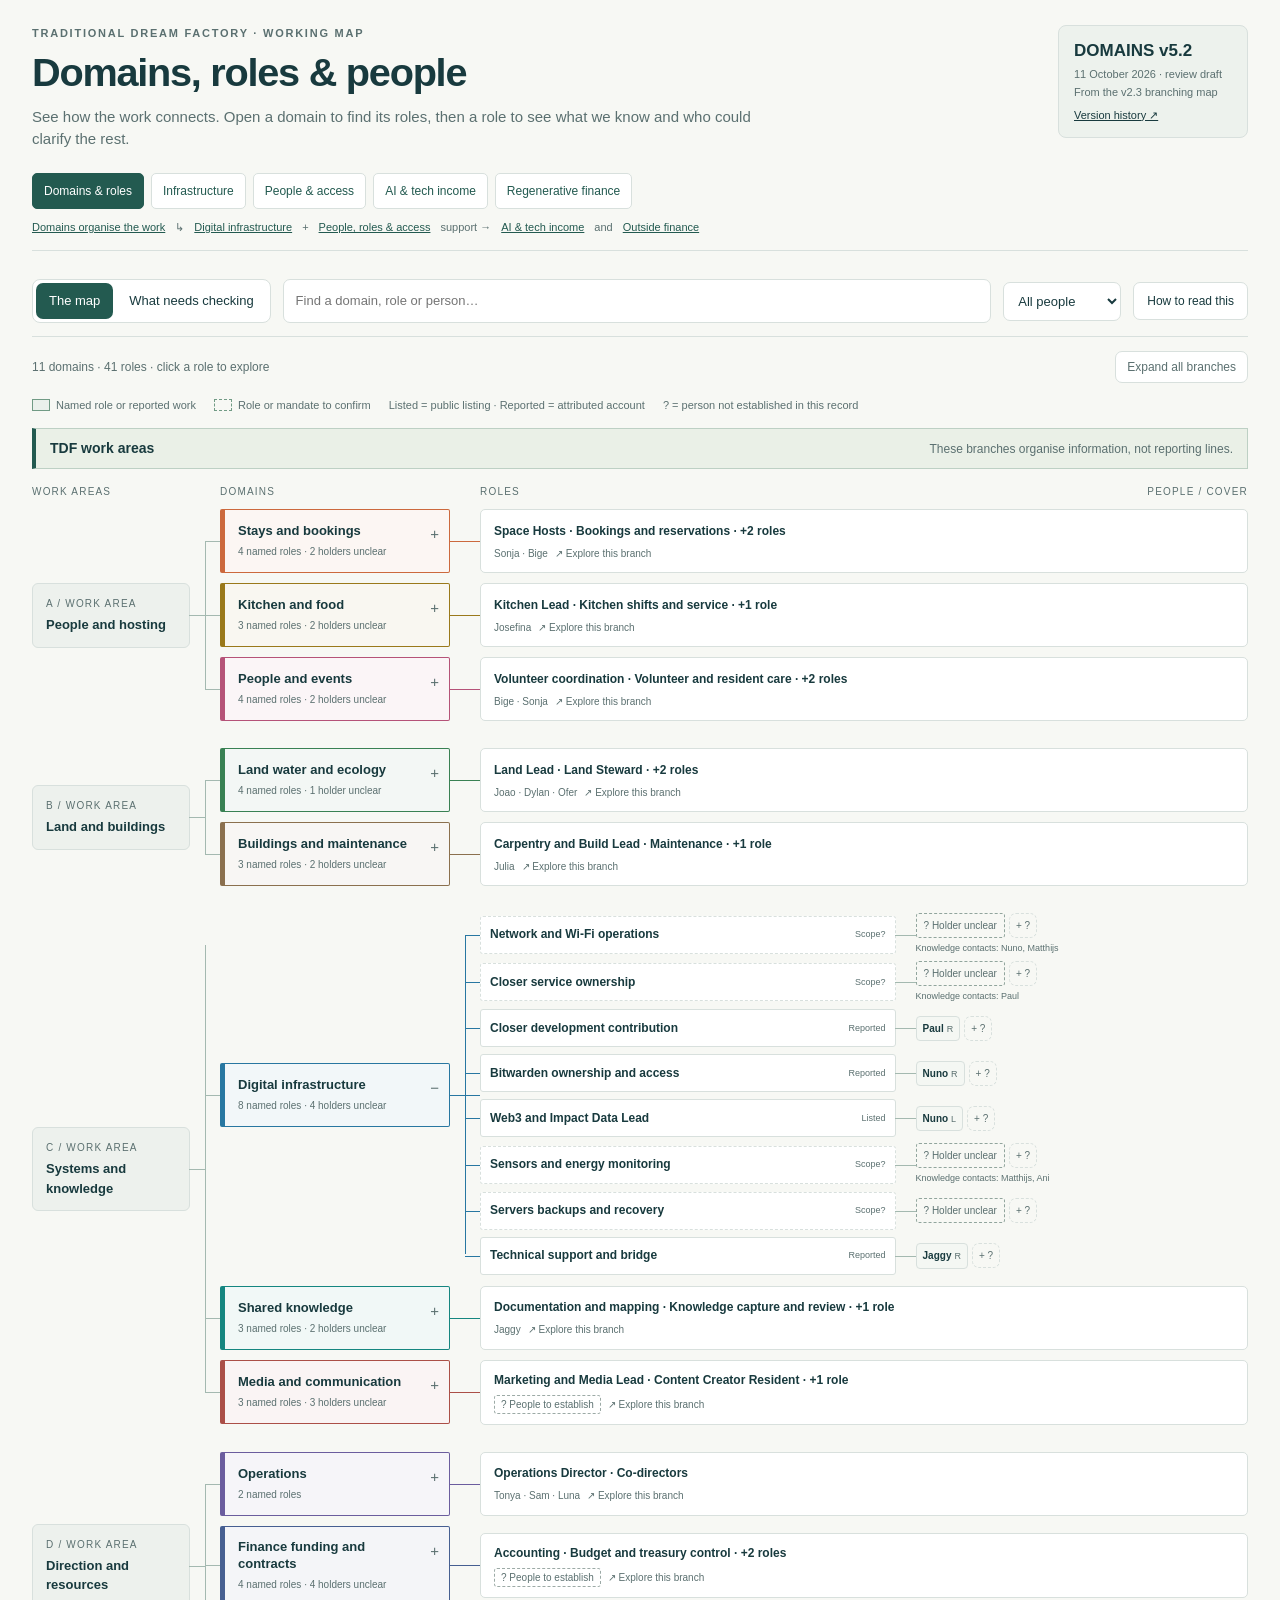
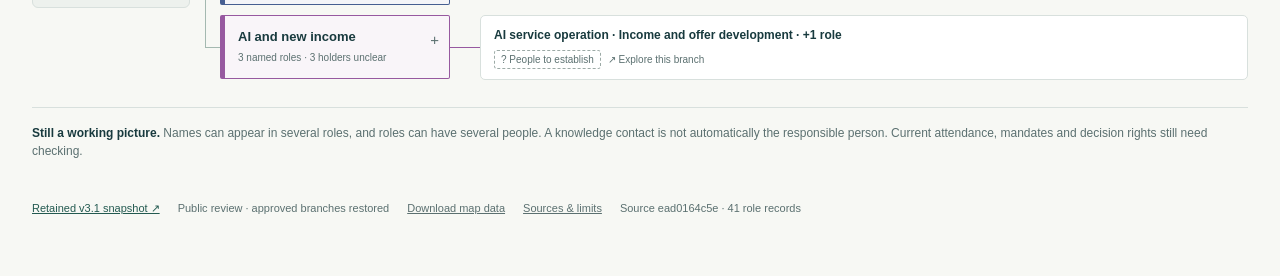
<file: index.html>
<!doctype html>
<html lang="en">
<head>
<meta charset="utf-8">
<meta name="viewport" content="width=device-width,initial-scale=1">
<meta name="description" content="A working map of TDF domains, roles and people, with evidence and questions to clarify responsibility.">
<title>TDF · Domains, roles & people · v5.2</title>
<style>
:root{--ink:#183a3e;--muted:#5b7070;--paper:#f7f8f4;--line:#d8e0dd;--white:#fff;--brand:#235a50;--soft:#eaf0eb;--shadow:0 16px 55px #203a3826;color-scheme:light}
*{box-sizing:border-box}body{margin:0;background:var(--paper);color:var(--ink);font:15px/1.5 -apple-system,BlinkMacSystemFont,"Segoe UI",sans-serif}button,input,select{font:inherit}button,select{cursor:pointer}button{color:inherit}button:focus-visible,a:focus-visible,input:focus-visible,select:focus-visible{outline:3px solid #1e708b;outline-offset:3px}button{border:1px solid var(--line);background:white;border-radius:7px;padding:9px 13px;text-align:left}button:hover{border-color:#799b90;background:#f1f5f1}a{color:var(--brand)}button[hidden],[hidden]{display:none!important}.shell{max-width:1520px;margin:auto;padding:25px 32px 60px}header{display:flex;gap:22px;justify-content:space-between;align-items:flex-start}.eyebrow{font-size:11px;letter-spacing:.16em;text-transform:uppercase;font-weight:750;color:var(--muted)}h1{font-size:clamp(26px,3.1vw,41px);letter-spacing:-1.25px;line-height:1.12;margin:8px 0 12px;font-weight:700}h2,h3,p{margin-top:0}.intro{font-size:15px;max-width:750px;color:var(--muted);margin-bottom:0}.version{background:#edf2ed;min-width:190px;border:1px solid var(--line);border-radius:8px;padding:12px 15px;flex-shrink:0}.version strong{display:block;font-size:17px}.version span{display:block;color:var(--muted);font-size:11px;margin-top:2px}.version button{padding:0;border:0;background:none;font-size:11px;text-decoration:underline;margin-top:6px}.toolbar{position:sticky;top:0;background:var(--paper);z-index:5;padding:20px 0 13px;border-bottom:1px solid var(--line);display:flex;gap:12px;align-items:center;flex-wrap:wrap}.tabs{display:flex;border:1px solid var(--line);border-radius:8px;padding:3px;background:white;gap:3px}.tabs button{border:0;padding:8px 13px;font-size:13px;background:transparent}.tabs button[aria-selected=true]{background:var(--brand);color:white}.search{min-width:200px;flex:1;position:relative}.search input{width:100%;border:1px solid var(--line);border-radius:7px;padding:11px 12px;background:white;font-size:13px;color:var(--ink)}select{background:white;border:1px solid var(--line);border-radius:7px;padding:10px 28px 10px 10px;font-size:13px;max-width:240px;color:var(--ink)}.toolbar .plain{font-size:12px}.map-tools{display:flex;justify-content:space-between;gap:12px;align-items:center;margin:14px 0;color:var(--muted);font-size:12px}.map-tools button{padding:6px 11px;font-size:12px}.legend{display:flex;flex-wrap:wrap;gap:7px 18px;font-size:11px;color:var(--muted);margin-bottom:15px}.key{display:inline-flex;align-items:center;gap:6px}.sample{width:18px;height:12px;border:1px solid #719b85;background:#eaf0eb;display:inline-block}.sample.dashed{border-style:dashed;background:transparent}.flow-heading{display:grid;grid-template-columns:158px 230px 1fr;gap:30px;color:var(--muted);font-size:10px;letter-spacing:.12em;text-transform:uppercase;margin-bottom:10px}.flow-heading span:last-child{display:flex;justify-content:space-between}.map-root{border:1px solid #bdd0c4;border-left:4px solid var(--brand);background:#eaf0e7;padding:9px 14px;margin-bottom:15px;display:flex;justify-content:space-between;align-items:center;font-size:12px}.map-root strong{font-size:14px}.map-root span{color:var(--muted)}.tree-group{display:grid;grid-template-columns:158px minmax(0,1fr);gap:30px;position:relative;padding:0 0 17px;margin-bottom:10px}.group-label{position:relative;padding:12px 13px;background:#edf1ed;border:1px solid var(--line);border-radius:6px;align-self:center;font-weight:650;font-size:13px}.group-label small{display:block;font-weight:400;font-size:10px;letter-spacing:.12em;color:var(--muted);margin-bottom:4px}.group-label:after{content:"";position:absolute;left:100%;width:16px;top:50%;border-top:1px solid #a4b9b0}.domain-branches{position:relative;display:flex;flex-direction:column;gap:10px}.domain-branches:before{content:"";position:absolute;left:-15px;top:32px;bottom:32px;border-left:1px solid #a4b9b0}.domain-branch{display:grid;grid-template-columns:230px minmax(0,1fr);gap:30px;position:relative;align-items:center}.domain-branch:before{content:"";position:absolute;width:15px;left:-15px;top:50%;border-top:1px solid #a4b9b0}.domain-node{border:1.5px solid var(--domain);border-left:5px solid var(--domain);border-radius:2px;background:color-mix(in srgb,var(--domain) 6%,white);padding:12px 13px;min-height:64px;position:relative;width:100%}.domain-node:after{content:"";position:absolute;left:100%;width:31px;top:50%;border-top:1px solid var(--domain)}.domain-node strong{font-size:13px;display:block;line-height:1.3;padding-right:14px}.domain-node span{font-size:10px;color:var(--muted);display:block;margin-top:4px}.domain-node .toggle{position:absolute;right:10px;top:12px;font-size:15px;line-height:1}.domain-node:hover{background:color-mix(in srgb,var(--domain) 12%,white)}.domain-preview{background:white;border:1px solid var(--line);border-radius:5px;padding:10px 13px;min-height:64px;width:100%;position:relative}.domain-preview strong{font-size:12px;font-weight:550;display:block}.domain-preview .preview-bottom{display:flex;align-items:center;gap:7px;flex-wrap:wrap;margin-top:6px;font-size:10px;color:var(--muted)}.unknown-label{border:1px dashed #9caaa6;padding:1px 6px;border-radius:3px}.preview-roles{color:var(--muted);font-size:11px;margin-top:3px}.roles{display:flex;flex-direction:column;gap:5px;position:relative}.roles:before{content:"";position:absolute;left:-15px;top:22px;bottom:22px;border-left:1px solid var(--domain)}.role-line{display:grid;grid-template-columns:minmax(170px,1fr) minmax(175px,.8fr);gap:20px;position:relative;align-items:center;min-height:40px}.role-line:before{content:"";position:absolute;width:15px;left:-15px;top:50%;border-top:1px solid var(--domain)}.role-button{position:relative;min-height:38px;width:100%;padding:7px 9px;border-radius:3px;line-height:1.25;font-size:12px;display:flex;align-items:center;justify-content:space-between;gap:8px}.role-button:after{content:"";position:absolute;left:100%;width:21px;top:50%;border-top:1px solid #a4b9b0}.role-button.provisional{border-style:dashed}.role-button b{font-weight:550}.role-button.selected{outline:2px solid var(--domain);outline-offset:1px;background:color-mix(in srgb,var(--domain) 8%,white)}.role-basis{font-size:9px;color:var(--muted);white-space:nowrap}.role-people{display:flex;gap:4px;flex-wrap:wrap;align-items:center}.person-chip{font-size:10px;border-radius:4px;padding:4px 6px;font-weight:600;background:#f4f7f3}.person-chip small{font-weight:400;color:var(--muted);margin-left:3px;font-size:9px}.unknown-chip{font-size:10px;border:1px dashed #91a59d;background:transparent;border-radius:3px;padding:4px 7px;color:var(--muted)}.contact-line{font-size:9px;color:var(--muted);width:100%}.add-slot{font-size:10px;background:transparent;border-style:dashed;padding:4px 6px;color:var(--muted)}.empty{padding:40px;border:1px dashed #a4b9b0;border-radius:7px;color:var(--muted);text-align:center}.notice{font-size:12px;color:var(--muted);padding:16px 0;border-top:1px solid var(--line);margin-top:10px}.notice strong{color:var(--ink)}.q-intro{padding:24px 0 8px;display:flex;gap:20px;justify-content:space-between}.q-intro h2{font-size:24px;letter-spacing:-.5px;margin-bottom:6px}.q-intro p{font-size:13px;max-width:670px;color:var(--muted)}.q-intro button{align-self:flex-start;font-size:12px}.q-section{font-size:11px;font-weight:700;letter-spacing:.09em;text-transform:uppercase;color:var(--muted);margin:24px 0 10px}.questions-grid{display:grid;grid-template-columns:repeat(2,minmax(0,1fr));gap:14px}.question{background:white;border:1px solid var(--line);border-top:3px solid var(--domain,#577c72);border-radius:7px;padding:18px}.question h3{font-size:16px;line-height:1.4;margin:7px 0 12px;letter-spacing:-.1px}.question .q-domain{font-size:10px;color:var(--muted);text-transform:uppercase;letter-spacing:.08em}.question .ask{font-size:12px;line-height:1.55;margin-bottom:9px}.question .ask b{font-weight:650}.question .why{color:var(--muted)}.question .clarifies{font-size:12px;color:var(--muted);margin:10px 0 12px}.question button{font-size:11px;padding:6px 9px;margin-right:5px}.question details{font-size:11px;color:var(--muted);margin:10px 0}.question summary{cursor:pointer}.question ul{padding-left:17px}.q-count{font-size:12px;color:var(--muted);margin-bottom:6px}.aside-shade{position:fixed;inset:0;background:#142b2b28;z-index:10}.drawer{position:fixed;right:0;top:0;bottom:0;width:470px;max-width:100%;background:#fcfdfb;z-index:11;box-shadow:var(--shadow);overflow:auto;padding:24px}.drawer-close{position:sticky;top:0;float:right;z-index:2;background:#fff;padding:6px 11px;font-size:12px}.drawer .detail-domain{font-size:11px;color:var(--muted);margin:10px 80px 10px 0;letter-spacing:.08em;text-transform:uppercase}.drawer h2{font-size:25px;line-height:1.2;margin:12px 0 18px;letter-spacing:-.5px;clear:both}.drawer h3{font-size:12px;text-transform:uppercase;letter-spacing:.05em;margin:23px 0 8px}.drawer p{font-size:14px;line-height:1.6}.drawer .warning{padding:12px;border:1px dashed #a6b7ac;background:#f4f6ef;font-size:12px;color:var(--muted)}.drawer .detail-person{display:block;width:100%;padding:11px 12px;margin:6px 0;font-size:13px}.drawer .detail-person small{display:block;color:var(--muted);font-size:11px}.source{border-top:1px solid var(--line);padding:13px 0;font-size:12px}.source p{font-size:12px;color:var(--muted);margin:5px 0 0}.source .source-date{font-size:10px;color:var(--muted)}.inline-question{border-left:3px solid #70958a;padding:9px 0 9px 12px;margin:10px 0;font-size:13px}.inline-question small{display:block;margin-top:6px;color:var(--muted)}.drawer .action{display:inline-block;margin:8px 8px 8px 0;font-size:12px}.history-row{border-top:1px solid var(--line);padding:10px 0}.history-row strong{font-size:13px}.history-row p{font-size:12px;margin:4px 0}.toast{position:fixed;bottom:20px;left:50%;transform:translateX(-50%);background:var(--brand);color:white;max-width:90%;padding:11px 18px;border-radius:8px;font-size:13px;z-index:30;box-shadow:var(--shadow)}.fallback{width:100%;min-height:110px;margin:8px 0;font-size:12px;padding:10px}.mobile-hint{display:none}.filter-state{font-size:12px;margin:12px 0;padding:9px 12px;background:#eaf0e7}.filter-state button{font-size:11px;padding:3px 7px;margin-left:10px}.list-link{display:block;width:100%;margin:6px 0;padding:10px;font-size:13px}.list-link small{display:block;color:var(--muted);font-size:11px}.result-count{font-variant-numeric:tabular-nums}.about-footer{display:flex;gap:18px;font-size:11px;color:var(--muted);flex-wrap:wrap;margin-top:24px}.about-footer button{border:0;background:none;padding:0;font-size:11px;text-decoration:underline;color:var(--muted)}
@media(min-width:1450px){.flow-heading{grid-template-columns:175px 260px 1fr}.tree-group{grid-template-columns:175px minmax(0,1fr)}.domain-branch{grid-template-columns:260px minmax(0,1fr)}.role-button{font-size:13px}.person-chip{font-size:11px}.domain-node strong{font-size:14px}}
@media(max-width:1000px){.shell{padding:22px}.flow-heading{grid-template-columns:125px 190px 1fr;gap:22px}.tree-group{grid-template-columns:125px minmax(0,1fr);gap:22px}.domain-branch{grid-template-columns:190px minmax(0,1fr);gap:24px}.domain-node:after{width:25px}.group-label{font-size:12px;padding:11px 9px}.group-label:after{width:8px}.role-line{grid-template-columns:minmax(135px,1fr) minmax(100px,.7fr);gap:15px}.role-button:after{width:16px}.role-basis{display:none}.questions-grid{gap:12px}.toolbar{gap:8px}select{max-width:200px}}
@media(max-width:720px){.shell{padding:18px 14px 35px}header{gap:10px}h1{font-size:27px;letter-spacing:-.8px}.eyebrow{font-size:9px}.intro{font-size:12px}.version{min-width:85px;padding:8px;max-width:105px}.version strong{font-size:13px}.version span{font-size:9px}.version .origin{display:none}.toolbar{position:relative;padding-top:16px;gap:8px}.tabs{width:100%}.tabs button{flex:1;text-align:center}.search{flex-basis:100%}select{flex:1;max-width:100%;min-width:0}.toolbar .plain{font-size:11px}.map-tools{align-items:flex-start;font-size:11px}.flow-heading{display:none}.legend{font-size:10px;gap:5px 10px}.map-root{font-size:10px}.map-root span{max-width:150px;text-align:right}.tree-group{display:block;margin-bottom:18px}.group-label{background:none;border:0;border-bottom:1px solid var(--line);padding:8px 0;margin-bottom:12px;display:flex;gap:8px;align-items:center;letter-spacing:.02em}.group-label small{margin:0}.group-label:after,.domain-branches:before,.domain-branch:before{display:none}.domain-branch{grid-template-columns:1fr;gap:0;margin-left:12px;border-left:1px solid var(--domain);padding-left:12px;align-items:start}.domain-node{min-height:auto;padding:10px 12px;border-left-width:4px}.domain-node strong{font-size:13px}.domain-node:after{display:none}.domain-node span{font-size:10px}.domain-preview{min-height:auto;border-top:0;border-radius:0 0 5px 5px;padding:8px 12px;background:#ffffff9e}.preview-roles{font-size:10px}.roles{padding:10px 0 0 10px;gap:8px}.roles:before{left:0;top:30px;bottom:22px}.role-line{display:block;margin-left:8px}.role-line:before{left:-18px;width:18px;top:19px}.role-button{font-size:12px;min-height:36px;gap:5px}.role-button:after{display:none}.role-basis{display:block;font-size:8px}.role-people{padding:5px 0 0 10px;margin-left:11px;border-left:1px solid var(--line)}.person-chip{font-size:10px}.add-slot{font-size:9px}.contact-line{font-size:10px}.questions-grid{grid-template-columns:1fr}.q-intro{display:block;padding-top:18px}.q-intro h2{font-size:22px}.q-intro p{font-size:12px}.q-intro button{margin-bottom:8px}.question{padding:16px}.question h3{font-size:15px}.drawer{width:100%;top:8%;border-radius:15px 15px 0 0;padding:20px}.notice{font-size:11px}.mobile-hint{display:block;font-size:10px;color:var(--muted)}}
@media print{body{background:#fff;font-size:10pt}.shell{padding:0;max-width:none}.toolbar,.map-tools,.about-footer,.version button,.aside-shade,.drawer,.toast,.q-intro button,.question button{display:none!important}.tree-group,.domain-branch,.role-line,.question{break-inside:avoid}.domain-preview{display:none}.roles[hidden]{display:flex!important}.map-root{margin:10px 0}.role-button,.person-chip,.domain-node{color:#111}.questions-grid{display:block}.question{margin-bottom:12px}.intro,.notice{font-size:10pt}.version{padding:8px}h1{font-size:24pt}.flow-heading{display:none}.tree-group{grid-template-columns:110px minmax(0,1fr);gap:20px}.domain-branch{grid-template-columns:160px minmax(0,1fr);gap:24px}}
.atlas-nav{display:flex;gap:7px;flex-wrap:wrap;margin:22px 0 10px}.atlas-nav a{border:1px solid #d8e0dd;padding:8px 11px;background:#fff;border-radius:5px;font-size:12px;text-decoration:none;color:#235a50}.atlas-nav a[aria-current=page]{background:#235a50;color:#fff;border-color:#235a50}.relationship-strip{font-size:11px;color:#5b7070;display:flex;gap:6px 10px;align-items:center;flex-wrap:wrap;border-bottom:1px solid #d8e0dd;padding:0 0 15px;margin-bottom:8px}.relationship-strip a{color:#235a50}.cross-links{display:flex;flex-direction:column;gap:7px;margin:10px 0}.cross-links a{padding:9px 11px;border:1px solid #d8e0dd;background:#eaf0eb;text-decoration:none;border-radius:4px;font-size:12px}@media(max-width:720px){.atlas-nav{margin-top:16px;gap:5px}.atlas-nav a{padding:7px 8px;font-size:11px}.relationship-strip{font-size:10px}}
</style>
</head>
<body>
<div class="shell">
<header>
 <div><div class="eyebrow">Traditional Dream Factory · working map</div><h1>Domains, roles &amp; people</h1><p class="intro">See how the work connects. Open a domain to find its roles, then a role to see what we know and who could clarify the rest.</p></div>
 <div class="version"><strong>DOMAINS v5.2</strong><span>11 October 2026 · review draft</span><span class="origin">From the v2.3 branching map</span><button id="historyBtn">Version history ↗</button></div>
</header>
<nav class="atlas-nav" aria-label="Five connected maps"><a href="index.html" aria-current="page">Domains &amp; roles</a><a href="infrastructure.html">Infrastructure</a><a href="people.html">People &amp; access</a><a href="ai-revenue.html">AI &amp; tech income</a><a href="regenerative-finance.html">Regenerative finance</a></nav><div class="relationship-strip" aria-label="How the maps connect"><a href="index.html">Domains organise the work</a><span>↳</span><a href="infrastructure.html">Digital infrastructure</a><span>+</span><a href="people.html">People, roles &amp; access</a><span>support →</span><a href="ai-revenue.html">AI &amp; tech income</a><span>and</span><a href="regenerative-finance.html">Outside finance</a></div>
<div class="toolbar">
 <nav class="tabs" role="tablist" aria-label="Map views"><button id="mapTab" role="tab" aria-controls="mapView" aria-selected="true">The map</button><button id="questionsTab" role="tab" aria-controls="questionsView" aria-selected="false">What needs checking</button></nav>
 <label class="search"><input id="search" type="search" placeholder="Find a domain, role or person…" aria-label="Search map and questions"></label>
 <select id="personFilter" aria-label="Filter by person"><option value="">All people</option></select>
 <button class="plain" id="aboutBtn">How to read this</button>
</div>
<div id="filterState" class="filter-state" hidden></div>
<main>
<section id="mapView" role="tabpanel" aria-labelledby="mapTab">
 <div class="map-tools"><span id="mapSummary" class="result-count"></span><button id="expandBtn" aria-pressed="false">Expand all branches</button></div>
 <div class="legend"><span class="key"><i class="sample"></i>Named role or reported work</span><span class="key"><i class="sample dashed"></i>Role or mandate to confirm</span><span>Listed = public listing · Reported = attributed account</span><span>? = person not established in this record</span></div>
 <div class="map-root"><strong>TDF work areas</strong><span>These branches organise information, not reporting lines.</span></div>
 <div class="flow-heading"><span>Work areas</span><span>Domains</span><span>Roles <span>People / cover</span></span></div>
 <div id="tree"></div>
 <div class="notice"><strong>Still a working picture.</strong> Names can appear in several roles, and roles can have several people. A knowledge contact is not automatically the responsible person. Current attendance, mandates and decision rights still need checking.</div>
</section>
<section id="questionsView" role="tabpanel" aria-labelledby="questionsTab" hidden>
 <div class="q-intro"><div><h2>Turn unknowns into conversations</h2><p>Choose a person above to prepare a short conversation. These are suggested routes to useful knowledge; being named here does not make someone the approver. Start with one or two questions.</p></div><button id="downloadQuestions">Download these questions</button></div>
 <div class="q-count" id="qCount"></div><div id="questionList"></div>
 <div class="notice"><strong>Useful first test:</strong> let someone find a familiar piece of work, point out a missing person or role, and identify who they would contact next. Record their correction with its source and date before changing the map.</div>
</section>
</main>
<footer class="about-footer"><a href="versions/domains-v3.1.html">Retained v3.1 snapshot ↗</a><span>Public review · approved branches restored</span><button id="dataBtn">Download map data</button><button id="sourcesBtn">Sources &amp; limits</button><span id="sourceStamp"></span></footer>
</div>
<div id="shade" class="aside-shade" hidden></div>
<aside id="drawer" class="drawer" role="dialog" aria-modal="true" aria-label="Map detail" hidden><button id="closeDrawer" class="drawer-close">Close ×</button><div id="detail"></div></aside>
<div id="toast" class="toast" role="status" hidden></div>
<noscript><p style="padding:30px">This interactive map needs JavaScript enabled to display its domains, roles and people.</p></noscript>
<script id="map-data" type="application/json">{"version":"v5.2","date":"11 October 2026","selectedLayout":"v2.3 branching map","sourceSha256":"ead0164c5e479eb66ed9fb8da38b4e2dcf111981c3efc143a50f6cfc2ae42e62","domains":[{"id":"hospitality","group":"People and hosting","groupCode":"A","name":"Stays and bookings","color":"#CC693D","gap":"Confirm the full host roster and who closes a booking or arrival issue."},{"id":"food","group":"People and hosting","groupCode":"A","name":"Kitchen and food","color":"#9A791B","gap":"Confirm service, shift and supply roles beyond the listed Kitchen Lead."},{"id":"participation","group":"People and hosting","groupCode":"A","name":"People and events","color":"#B55378","gap":"Clarify volunteer, resident, team-care and event responsibilities separately."},{"id":"land","group":"Land and buildings","groupCode":"B","name":"Land water and ecology","color":"#398153","gap":"Confirm current land scopes and handover; Joao and Bara are not merged."},{"id":"build","group":"Land and buildings","groupCode":"B","name":"Buildings and maintenance","color":"#8B704E","gap":"Confirm who covers listed open roles and how maintenance requests are handled."},{"id":"digital","group":"Systems and knowledge","groupCode":"C","name":"Digital infrastructure","color":"#2877A1","gap":"Name owners and cover for each service; technical contacts do not settle ownership."},{"id":"knowledge","group":"Systems and knowledge","groupCode":"C","name":"Shared knowledge","color":"#158680","gap":"Confirm capture, review and maintenance roles after the stewardship."},{"id":"media","group":"Systems and knowledge","groupCode":"C","name":"Media and communication","color":"#AB4F47","gap":"Confirm editorial responsibility, publishing access and current holders."},{"id":"operations","group":"Direction and resources","groupCode":"D","name":"Operations","color":"#6B5D9E","gap":"Clarify delegated decisions, resources and escalation for each role."},{"id":"finance","group":"Direction and resources","groupCode":"D","name":"Finance funding and contracts","color":"#465F91","gap":"Separate accounting, budget control, grant applications and signature powers."},{"id":"future","group":"Direction and resources","groupCode":"D","name":"AI and new income","color":"#9759A0","gap":"Exploratory scopes: validate an actual offer before appointing an operator."}],"people":[{"id":"sonja","name":"Sonja","display":"Sonja"},{"id":"bige","name":"Bige","display":"Bige"},{"id":"josefina","name":"Josefina","display":"Josefina"},{"id":"joao","name":"Joao","display":"Joao"},{"id":"dylan","name":"Dylan","display":"Dylan"},{"id":"ofer","name":"Ofer","display":"Ofer"},{"id":"julia","name":"Julia","display":"Julia"},{"id":"nuno","name":"Nuno","display":"Nuno"},{"id":"mathijs","name":"Matthijs","display":"Matthijs"},{"id":"paul","name":"Paul","display":"Paul"},{"id":"jaggy","name":"Jaggy","display":"Jaggy"},{"id":"ani","name":"Ani","display":"Ani"},{"id":"tonya","name":"Tonya","display":"Tonya"},{"id":"sam","name":"Sam","display":"Sam"},{"id":"luna","name":"Luna","display":"Luna"},{"id":"jen","name":"Jen","display":"Jen"},{"id":"charlie","name":"Charlie","display":"Charlie"},{"id":"monty","name":"Monty","display":"Monty"},{"id":"august","name":"August","display":"August"}],"roles":[{"id":"hosts","domain":"hospitality","name":"Space Hosts","basis":"Listed / Reported","holders":[{"id":"sonja","basis":"Listed"},{"id":"bige","basis":"Reported"}],"contacts":[],"scope":"Shared hosting role; full roster and current remit to confirm","sourceIds":["T1","C1","J1"]},{"id":"bookings","domain":"hospitality","name":"Bookings and reservations","basis":"Reported","holders":[{"id":"bige","basis":"Reported"}],"contacts":["sonja"],"scope":"Booking work; responsibility through resolution still to confirm","sourceIds":["J2","P1"]},{"id":"hospitality_manager","domain":"hospitality","name":"Hospitality Manager","basis":"Listed","holders":[],"contacts":[],"scope":"Holder unspecified in public list","sourceIds":["T1"]},{"id":"housekeeping","domain":"hospitality","name":"Housekeeping","basis":"Listed open","holders":[],"contacts":[],"scope":"Public external open position; current cover unknown","sourceIds":["T1"]},{"id":"kitchen_lead","domain":"food","name":"Kitchen Lead","basis":"Listed","holders":[{"id":"josefina","basis":"Listed"}],"contacts":[],"scope":"Kitchen leadership; current remit to confirm","sourceIds":["T1"]},{"id":"kitchen_service","domain":"food","name":"Kitchen shifts and service","basis":"Scope?","holders":[],"contacts":[],"scope":"Name people and cover for recurring service work","sourceIds":["K1"]},{"id":"food_supplies","domain":"food","name":"Food supplies and purchasing","basis":"Scope?","holders":[],"contacts":[],"scope":"Identify supply responsibility and delegated spending","sourceIds":["J1"]},{"id":"volunteers","domain":"participation","name":"Volunteer coordination","basis":"Reported","holders":[{"id":"bige","basis":"Reported"}],"contacts":["sonja"],"scope":"Coordination context; full remit needs confirmation","sourceIds":["J2","P1"]},{"id":"community_care","domain":"participation","name":"Volunteer and resident care","basis":"Reported","holders":[{"id":"sonja","basis":"Reported"},{"id":"bige","basis":"Reported"}],"contacts":[],"scope":"Shared care context described in Citizens Week; mandate to clarify","sourceIds":["C1"]},{"id":"team_care","domain":"participation","name":"Team care and conflict support","basis":"Scope?","holders":[],"contacts":[],"scope":"Team support is discussed separately; speaker/holder not established","sourceIds":["C1"]},{"id":"event_coordination","domain":"participation","name":"Event coordination","basis":"Scope?","holders":[],"contacts":[],"scope":"Holder and scope vary by event","sourceIds":["J1","J3"]},{"id":"land_lead","domain":"land","name":"Land Lead","basis":"Listed","holders":[{"id":"joao","basis":"Listed"}],"contacts":[],"scope":"Current handover and mandate need confirmation","sourceIds":["T1","L1"]},{"id":"land_steward","domain":"land","name":"Land Steward","basis":"Listed / Reported","holders":[{"id":"dylan","basis":"Listed"}],"contacts":[],"scope":"Practical continuity; exact land-care scope to confirm","sourceIds":["T1","L1"]},{"id":"land_consultant","domain":"land","name":"Land Consultant","basis":"Listed","holders":[{"id":"ofer","basis":"Listed"}],"contacts":[],"scope":"Expert and advisory role","sourceIds":["T1","L1"]},{"id":"water_monitoring","domain":"land","name":"Water monitoring and land data","basis":"Scope?","holders":[],"contacts":["monty","august"],"scope":"Ownership and collection/review responsibilities to establish","sourceIds":["J3","I1"]},{"id":"build_lead","domain":"build","name":"Carpentry and Build Lead","basis":"Listed","holders":[{"id":"julia","basis":"Listed"}],"contacts":[],"scope":"Build scope; does not settle all maintenance ownership","sourceIds":["T1"]},{"id":"maintenance","domain":"build","name":"Maintenance","basis":"Listed open","holders":[],"contacts":[],"scope":"Public open position; actual cover unknown","sourceIds":["T1"]},{"id":"build_residents","domain":"build","name":"Build residents","basis":"Listed open","holders":[],"contacts":[],"scope":"Public open role; allow several people and rotating cover","sourceIds":["T1"]},{"id":"network","domain":"digital","name":"Network and Wi-Fi operations","basis":"Scope?","holders":[],"contacts":["nuno","mathijs"],"scope":"Knowledge contacts known; service owner not established","sourceIds":["I1","J2"]},{"id":"closer_owner","domain":"digital","name":"Closer service ownership","basis":"Scope?","holders":[],"contacts":["paul"],"scope":"Owner and support route unknown; Paul is a contributor","sourceIds":["J2","I1"]},{"id":"closer_contribution","domain":"digital","name":"Closer development contribution","basis":"Reported","holders":[{"id":"paul","basis":"Reported"}],"contacts":[],"scope":"Contribution only; precise remit and access unknown","sourceIds":["J2"]},{"id":"vault","domain":"digital","name":"Bitwarden ownership and access","basis":"Reported","holders":[{"id":"nuno","basis":"Reported"}],"contacts":[],"scope":"TDF Bitwarden ownership; permissions and cover to clarify","sourceIds":["A1"]},{"id":"web3","domain":"digital","name":"Web3 and Impact Data Lead","basis":"Listed","holders":[{"id":"nuno","basis":"Listed"}],"contacts":[],"scope":"Published role; exact current scope to confirm","sourceIds":["T1"]},{"id":"monitoring","domain":"digital","name":"Sensors and energy monitoring","basis":"Scope?","holders":[],"contacts":["mathijs","ani"],"scope":"Setup/app knowledge known; ongoing owner to establish","sourceIds":["I1"]},{"id":"servers","domain":"digital","name":"Servers backups and recovery","basis":"Scope?","holders":[],"contacts":[],"scope":"Separate ownership per service; recovery responsibilities open","sourceIds":["I1"]},{"id":"tech_bridge","domain":"digital","name":"Technical support and bridge","basis":"Reported","holders":[{"id":"jaggy","basis":"Reported"}],"contacts":[],"scope":"Current stewardship: connect requests with the people able to act","sourceIds":["J2","J3"]},{"id":"mapping","domain":"knowledge","name":"Documentation and mapping","basis":"Reported","holders":[{"id":"jaggy","basis":"Reported"}],"contacts":[],"scope":"Current map and interview work","sourceIds":["J2","J3"]},{"id":"capture_review","domain":"knowledge","name":"Knowledge capture and review","basis":"Scope?","holders":[],"contacts":[],"scope":"Capture, correction and publishing responsibilities differ","sourceIds":["K1","L1"]},{"id":"knowledge_upkeep","domain":"knowledge","name":"Shared knowledge maintenance","basis":"Scope?","holders":[],"contacts":["jen"],"scope":"Ongoing upkeep and handover open; Jen has relevant home-lab work","sourceIds":["J3"]},{"id":"media_lead","domain":"media","name":"Marketing and Media Lead","basis":"Listed open","holders":[],"contacts":[],"scope":"Public vacancy listing","sourceIds":["T1"]},{"id":"creator","domain":"media","name":"Content Creator Resident","basis":"Listed open","holders":[],"contacts":[],"scope":"Public open position; actual contributors separate","sourceIds":["T1"]},{"id":"editorial","domain":"media","name":"Editorial review and publishing","basis":"Scope?","holders":[],"contacts":[],"scope":"Identify reviewer, publisher, access and ongoing responsibility","sourceIds":["M1"]},{"id":"operations_director","domain":"operations","name":"Operations Director","basis":"Listed","holders":[{"id":"tonya","basis":"Listed"}],"contacts":[],"scope":"Day-to-day coordination; delegated limits need confirmation","sourceIds":["T1","C1"]},{"id":"directors","domain":"operations","name":"Co-directors","basis":"Listed","holders":[{"id":"sam","basis":"Listed"},{"id":"luna","basis":"Listed"}],"contacts":[],"scope":"Shared listed role; actual decision boundaries still to confirm","sourceIds":["T1"]},{"id":"accounting","domain":"finance","name":"Accounting","basis":"Scope?","holders":[],"contacts":[],"scope":"CAAC Accounting listed as provider; accountable human not established","sourceIds":["T1"]},{"id":"budget","domain":"finance","name":"Budget and treasury control","basis":"Scope?","holders":[],"contacts":[],"scope":"Current authority, account access and budget boundaries need evidence","sourceIds":["C1","F1"]},{"id":"funding","domain":"finance","name":"Funding and grant applications","basis":"Scope?","holders":[],"contacts":["monty"],"scope":"Applicant/recipient mandate open; Start PME listed as support provider","sourceIds":["F1","J3","T1"]},{"id":"contracts","domain":"finance","name":"Contracts and signing","basis":"Scope?","holders":[],"contacts":[],"scope":"Specific entity, authorised signatory and approvals to establish","sourceIds":["F1"]},{"id":"ai_operator","domain":"future","name":"AI service operation","basis":"Scope?","holders":[],"contacts":["charlie","jen","jaggy"],"scope":"Future scope; no operating appointment or service commitment","sourceIds":["J3"]},{"id":"income_offers","domain":"future","name":"Income and offer development","basis":"Scope?","holders":[],"contacts":["charlie","jen","jaggy"],"scope":"Future work scope to test against a real offer and demand","sourceIds":["J3"]},{"id":"business_pilots","domain":"future","name":"Offsite and event business pilots","basis":"Scope?","holders":[],"contacts":["charlie","jen","jaggy"],"scope":"Future business scope; host capacity and operator open","sourceIds":["J3"]}],"questions":[{"id":"Q01","domain":"operations","roleIds":["operations_director","directors"],"priority":"first","question":"Can we walk through one routine repair and one change that needs approval: who decides, what can they spend, and when do they involve someone else?","ask":[{"name":"Tonya","personId":"tonya","why":"Start with the daily operations route and an actual example.","basis":"Listed Operations Director; delegated limits unconfirmed."},{"name":"Sam","personId":"sam","why":"Ask the listed co-directors only where the example exceeds delegated operations scope.","basis":"Listed co-directors: person IDs sam and luna; actual powers unconfirmed."},{"name":"Luna","personId":"luna","why":"Ask the listed co-directors only where the example exceeds delegated operations scope.","basis":"Listed co-directors: person IDs sam and luna; actual powers unconfirmed."}],"clarifies":"Delegated remit, spending limits, escalation and the evidence of an adopted decision process.","sourceIds":["T1","C1","F1"]},{"id":"Q02","domain":"digital","roleIds":["network"],"priority":"first","question":"For the activity-space Wi-Fi, who can trace and repair the link, who is responsible until it works, and what is the actual status of the fixed-line order?","ask":[{"name":"Nuno","personId":"nuno","why":"Start with the recorded on-site network knowledge contact.","basis":"Knowledge contact, not an established network service owner."},{"name":"Matthijs","personId":"mathijs","why":"Use the installer's remote knowledge if the route or configuration is unclear.","basis":"Recorded installer/contact; present authority and availability unconfirmed."}],"clarifies":"Service owner, authorised repair route, tested room-to-internet result and provider-backed fixed-line status.","sourceIds":["I1","J2","J3"]},{"id":"Q03","domain":"hospitality","roleIds":["hosts","bookings","hospitality_manager","housekeeping"],"priority":"first","question":"When a guest has a booking or arrival problem, who receives it, who takes it through to resolution, and who covers hosting and housekeeping when they are away?","ask":[{"name":"Bige","personId":"bige","why":"Start with practical booking work and one recent issue.","basis":"Reported bookings/volunteer work and shared hosting."},{"name":"Sonja","personId":"sonja","why":"Check shared hosting, handover and the full current roster.","basis":"Listed Space Host and reported shared care context."}],"clarifies":"Full host roster, booking closure, Hospitality Manager holder and actual housekeeping cover; a public vacancy is not proof nobody covers the work.","sourceIds":["T1","C1","J1","J2","P1"]},{"id":"Q04","domain":"land","roleIds":["land_lead","land_steward","land_consultant"],"priority":"first","question":"Which land routines does each person currently look after, what still needs handover, and who checks the practical instructions before someone else uses them?","ask":[{"name":"Dylan","personId":"dylan","why":"Start with practical continuity and the routines being used now.","basis":"Listed Land Steward; exact scope unconfirmed."},{"name":"Bara","personId":null,"why":"Recover recent practice where the existing handover identifies a gap.","basis":"Recorded practitioner in L1; no person ID in the round-2 role source. Not assumed to be Joao."},{"name":"Ofer","personId":"ofer","why":"Check expert corrections and the boundary between advice and operational decisions.","basis":"Listed Land Consultant and recorded expert knowledge."},{"name":"Joao","personId":"joao","why":"Confirm the listed Land Lead remit and its relationship to current practice.","basis":"Public Land Lead listing; current mandate/handover unconfirmed."}],"clarifies":"Separate practitioner, steward, lead and expert scopes; reviewer, usable handover and remaining continuity gaps.","sourceIds":["T1","L1"]},{"id":"Q05","domain":"knowledge","roleIds":["mapping","capture_review","knowledge_upkeep"],"priority":"first","question":"Could one contributor find and use a useful record without Jaggy, and who would correct it, approve sharing it and keep it current after this stewardship?","ask":[{"name":"Jaggy","personId":"jaggy","why":"Start with the current mapping/capture workflow and one permitted record.","basis":"Reported mapping and interview work; no permanent upkeep mandate."},{"name":"The record's practitioner or source owner","personId":null,"why":"Check the factual answer and sharing boundary with the person who knows the work.","basis":"Depends on the selected source; holder not established for this cross-domain role."},{"name":"Jen","personId":"jen","why":"Compare relevant home-lab knowledge work after the concrete workflow is clear.","basis":"Knowledge contact/reuse lead, not appointed TDF maintainer."}],"clarifies":"Capture, factual review, audience approval, correction route and accepted long-term maintenance; one real reader's usefulness check.","sourceIds":["J2","J3","K1","L1"]},{"id":"Q06","domain":"food","roleIds":["kitchen_lead","kitchen_service","food_supplies"],"priority":"later","question":"How do kitchen shifts, food orders and cover actually work this week, and who can approve a purchase or change when a problem comes up?","ask":[{"name":"Josefina","personId":"josefina","why":"Start with the listed Kitchen Lead and the current service routine.","basis":"Listed Kitchen Lead; service and purchasing delegation unconfirmed."}],"clarifies":"Actual shift/service holders, backup, supply responsibility and delegated spending rather than one assumed kitchen-wide mandate.","sourceIds":["T1","K1","J1"]},{"id":"Q07","domain":"participation","roleIds":["volunteers","community_care","team_care"],"priority":"later","question":"Who helps a new volunteer get started, who notices when a resident needs support, and where can team members take a conflict that needs a different kind of care?","ask":[{"name":"Bige","personId":"bige","why":"Start with recorded volunteer coordination and the actual arrival/handover routine.","basis":"Reported volunteer coordination and shared care."},{"name":"Sonja","personId":"sonja","why":"Check shared resident care and when support should pass to another person.","basis":"Reported shared volunteer/resident care; team-conflict holder not established."}],"clarifies":"Volunteer coordination versus resident care versus team/conflict support; willing people, boundaries and continuity.","sourceIds":["J2","P1","C1"]},{"id":"Q08","domain":"participation","roleIds":["event_coordination","business_pilots"],"priority":"later","question":"For a small November gathering, who is willing to host and coordinate it, who is it for, and what must be checked before we can call the plan ready?","ask":[{"name":"Charlie","personId":"charlie","why":"Start with the existing event-format knowledge and possible introductions.","basis":"Meeting participant and Gravity \u0026 Grace format lead; no TDF delivery commitment."},{"name":"Bige","personId":"bige","why":"Check hosting capacity and resident workload with the recorded hosts.","basis":"Recorded hosts: person IDs bige and sonja; event mandate unconfirmed."},{"name":"Sonja","personId":"sonja","why":"Check hosting capacity and resident workload with the recorded hosts.","basis":"Recorded hosts: person IDs bige and sonja; event mandate unconfirmed."},{"name":"Tonya","personId":"tonya","why":"Use the operations route for host permission and resources after feasibility is understood.","basis":"Listed Operations Director; event approval scope needs confirmation."}],"clarifies":"Audience, date window, willing coordinator/co-host, capacity, costs, permission and whether planned means decision-ready or ready to announce.","sourceIds":["J1","J3","T1","F1"]},{"id":"Q09","domain":"build","roleIds":["build_lead","maintenance","build_residents"],"priority":"later","question":"When something in a building needs fixing, who receives the request, who can do the work, and how are priorities, materials and cover agreed?","ask":[{"name":"Julia","personId":"julia","why":"Start with the listed build practitioner and one recent maintenance request.","basis":"Listed Carpentry and Build Lead; not established as owner of all maintenance."}],"clarifies":"Build remit, actual maintenance/build-resident cover, request closure and the permission route for work and materials.","sourceIds":["T1","J1","F1"]},{"id":"Q10","domain":"digital","roleIds":["closer_owner","closer_contribution"],"priority":"later","question":"For a real Closer issue, what can Paul help with, who owns the service and authorises changes, and who returns an answer to the person waiting?","ask":[{"name":"Paul","personId":"paul","why":"Start with the recorded contributor to clarify remit, access and the current maintainer route.","basis":"Reported Closer contribution only; not assigned service ownership or hosting."},{"name":"Bige","personId":"bige","why":"Trace an actual booking issue from the user's side if that is the example.","basis":"Reported booking work; not an established Closer administrator."}],"clarifies":"Contributor versus service owner, permissions, support/closure route and backup.","sourceIds":["J2","I1"]},{"id":"Q11","domain":"digital","roleIds":["vault","web3"],"priority":"later","question":"How does someone request or lose access to TDF systems, what does Nuno's Bitwarden and Web3 remit cover, and who can cover that work without exposing everyone's secrets?","ask":[{"name":"Nuno","personId":"nuno","why":"Start with the reported Bitwarden owner and listed Web3/Impact Data Lead.","basis":"Bitwarden ownership reported by Jaggy; hosting, plan, permissions and exact remit unverified."}],"clarifies":"Two separate scopes, host/plan, trusted grant operator, onboarding/offboarding and accepted succession; no passwords belong in the map.","sourceIds":["A1","T1","I1"]},{"id":"Q12","domain":"land","roleIds":["water_monitoring","monitoring"],"priority":"later","question":"Which water and energy readings are useful for an actual land task, who checks they are trustworthy, and who takes responsibility when a reading stops?","ask":[{"name":"Matthijs","personId":"mathijs","why":"Start with recorded setup knowledge for the monitoring systems.","basis":"Technical knowledge contact, not established ongoing operator."},{"name":"Ani","personId":"ani","why":"Clarify the solar-app/access context for energy readings.","basis":"Recorded solar knowledge contact; actual equipment/access authority unconfirmed."},{"name":"Dylan","personId":"dylan","why":"Connect the reading to a current practical land need and route to its practitioner.","basis":"Listed Land Steward; monitoring ownership unconfirmed."},{"name":"Monty","personId":"monty","why":"Use their water/ReFi knowledge when the question is the intended outcome or evidence method.","basis":"Recorded water/ReFi contacts: person IDs monty and august; not appointed monitoring owners."},{"name":"August","personId":"august","why":"Use their water/ReFi knowledge when the question is the intended outcome or evidence method.","basis":"Recorded water/ReFi contacts: person IDs monty and august; not appointed monitoring owners."}],"clarifies":"Collection, maintenance, factual review and practical interpretation; configured sensors and modelled impact remain separate from verified field results.","sourceIds":["J3","I1","L1"]},{"id":"Q13","domain":"digital","roleIds":["servers"],"priority":"later","question":"For each existing server or hosted service, who operates it, who can restore it, and when was access and recovery last actually tested?","ask":[{"name":"Current service operator","personId":null,"why":"Start with the operator named in that service's existing handoff, rather than assume one person owns every host.","basis":"Role source does not establish a single human server/recovery holder; current TDF2 and service handoffs are the lookup route."},{"name":"Nuno","personId":"nuno","why":"Ask for a local technical route only if the service handoff leaves the operator unclear.","basis":"On-site network/access knowledge, not a blanket server ownership mandate."}],"clarifies":"Per-service ownership, access, failure response, independent recovery and handover; stored backups are not a restore test.","sourceIds":["I1","A1"]},{"id":"Q14","domain":"media","roleIds":["media_lead","creator","editorial"],"priority":"later","question":"For one piece of TDF content, who creates it, who checks facts and permissions, who can publish it, and who keeps track of the result?","ask":[{"name":"Current content practitioner","personId":null,"why":"Start with whoever actually made the selected piece and trace its real workflow.","basis":"Public media/creator vacancies do not establish actual cover; human holder not established in the role source."},{"name":"Nuno","personId":"nuno","why":"Use the recorded scheduling/media context if the current production route is unclear.","basis":"Professional media context in J2; no editorial appointment inferred."},{"name":"Tonya","personId":"tonya","why":"Clarify direction or the route to an approver only after the production workflow is known.","basis":"Recorded media/direction context; publishing authority unconfirmed."}],"clarifies":"Actual contributors versus listed vacancies, factual/permission reviewer, publisher access, follow-up and long-term editorial accountability.","sourceIds":["T1","M1","J2"]},{"id":"Q15","domain":"finance","roleIds":["accounting","budget"],"priority":"later","question":"Who can explain the current accounts and show what is available, restricted or owed, and who is allowed to approve spending from each budget?","ask":[{"name":"Current accounting practitioner / CAAC liaison","personId":null,"why":"Start with the actual books and provider relationship.","basis":"CAAC Accounting is publicly listed as a provider; accountable human and current engagement unestablished."},{"name":"Tonya","personId":"tonya","why":"Identify the budget decision route for a concrete operations cost if the accounts contact cannot settle it.","basis":"Listed operations route; treasury or accounting ownership not established."}],"clarifies":"Accountable human, ledger freshness, restricted funds and obligations, access and delegated budget powers; public fundraising is not cash available.","sourceIds":["T1","C1","F1"]},{"id":"Q16","domain":"finance","roleIds":["funding"],"priority":"later","question":"Which funding proposals already exist, what was actually submitted or received, and who would own one new application if a concrete project fits?","ask":[{"name":"Current proposal author or grant-support contact","personId":null,"why":"Start with the specific proposal, its records and the actual Start PME relationship.","basis":"Start PME is publicly listed as grant support; contact, engagement and mandate unconfirmed."},{"name":"Monty","personId":"monty","why":"Clarify relevant ecology/ReFi routes and the underlying project where needed.","basis":"Recorded knowledge contact, not grant approver or appointed applicant."},{"name":"Charlie","personId":"charlie","why":"Recover the status/source of his earlier NEB direction where relevant.","basis":"Proposal/meeting knowledge; current application responsibility unconfirmed."}],"clarifies":"Receipt-backed proposal register, project fit, eligible recipient, responsible applicant, co-funding/payment timing and decision route.","sourceIds":["F1","J3","T1"]},{"id":"Q17","domain":"finance","roleIds":["contracts"],"priority":"later","question":"For a specific event, service or funding agreement, which entity would make the commitment, who can sign it, and what approval must happen first?","ask":[{"name":"Person currently handling that agreement","personId":null,"why":"Start with the actual document and route, not a general entity diagram.","basis":"Contract/signatory holder is unknown in the role source."},{"name":"Sam","personId":"sam","why":"Ask the listed co-director to identify the documented entity/signature route if it remains unclear.","basis":"Listed co-director; signing authority not established."},{"name":"Luna","personId":"luna","why":"Check the other listed co-director's route where this commitment requires it.","basis":"Listed co-director; signing authority not established."}],"clarifies":"Entity, authorised signatory, adopted approval and obligations for the specific commitment; OASA, Enseada and community governance differ.","sourceIds":["F1","T1"]},{"id":"Q18","domain":"future","roleIds":["income_offers"],"priority":"later","question":"What is one offer a real person might pay for, what useful result would they receive, and who would receive the payment and carry the costs?","ask":[{"name":"Jaggy","personId":"jaggy","why":"Start with his stated direction and one concrete beneficiary or prospective user.","basis":"Exploratory stewardship/offer work; no business appointment."},{"name":"Charlie","personId":"charlie","why":"Test the larger direction against a bounded offer and credible delivery group.","basis":"Meeting and proposal input; no selected TDF business."},{"name":"Jen","personId":"jen","why":"Check audience, experience and reusable knowledge work.","basis":"Meeting/home-lab input; no operating commitment."}],"clarifies":"Demand, payer, meaningful income versus attraction, TDF/operator ownership, total support costs and a smallest permitted test.","sourceIds":["J3","F1","I1"]},{"id":"Q19","domain":"digital","roleIds":["tech_bridge","ai_operator"],"priority":"later","question":"What can Jaggy help connect or improve during this stewardship, and if a small AI service proves useful, who would willingly operate and support it afterwards?","ask":[{"name":"Jaggy","personId":"jaggy","why":"Start with current bridge work and its agreed practical boundaries.","basis":"Reported technical bridge; not appointed operator of every system."},{"name":"Charlie","personId":"charlie","why":"Clarify a possible service scope and capable delivery route.","basis":"Exploratory AI contact, not appointed operator."},{"name":"Jen","personId":"jen","why":"Compare existing home-lab work and maintenance requirements if relevant.","basis":"Exploratory AI/knowledge contact, not appointed operator."}],"clarifies":"Current support scope versus a future operating appointment, named beneficiary, data permissions, support/recovery costs and accepted handover.","sourceIds":["J2","J3","I1","F1"]},{"id":"Q20","domain":"operations","roleIds":[],"priority":"later","question":"Where do the current DAO, operations and OASA/Guardians decision boundaries differ, and can we trace a recent decision to the adopted rule and people who made it?","ask":[{"name":"Tonya","personId":"tonya","why":"Start with a recent operational example and the rule actually used.","basis":"Listed Operations Director; collective/constitutional powers not inferred."},{"name":"Sam","personId":"sam","why":"Identify the current governance/entity record and relevant authorised body where needed.","basis":"Listed co-director; OASA/Guardian appointment and universal approval powers not established."},{"name":"Luna","personId":"luna","why":"Check the documented direction route and any differing account for that decision.","basis":"Listed co-director; exact current authority remains open."}],"clarifies":"Current adopted process, appointments, ecological/constitutional oversight and differing Guide/Pink Paper finance/on-site rights; one universal approver is not assumed.","sourceIds":["F1","C1","T1"]}],"sources":[{"id":"T1","title":"TDF public team listing","date":"Checked 11 October 2026","url":"https://www.traditionaldreamfactory.com/team","note":"Published roles and vacancies. A listing does not verify current attendance, complete responsibilities or decision powers."},{"id":"C1","title":"Citizens Week, day 3","date":"Historical transcript; reviewed 11 October 2026","note":"Explicitly describes Sonja and Bige as Space Hosts and shared volunteer/resident care. Unlabelled speakers are not assigned identities."},{"id":"J1","title":"Jaggy’s map corrections","date":"11 October 2026","note":"Many roles per domain and multiple people per role. Digital infrastructure covers several services. Circular layouts rejected."},{"id":"J2","title":"Professional people and role record","date":"Reconciled 9–11 October 2026","note":"Jaggy’s attributed corrections and professional context. Paul contributes to Closer; his remit and ownership remain unresolved."},{"id":"P1","title":"Hosting and booking clarification","date":"Jaggy’s answer, 2 October 2026","note":"Sonja and Bige both appear in hosting, bookings and shared-space context. Only this professional information is included."},{"id":"J3","title":"Jaggy, Charlie, Jen and Matthijs call","date":"9 October 2026; later written follow-up","note":"Exploratory AI, income and knowledge work. Monty and August’s water/ReFi direction is distinct. No operating appointments were agreed."},{"id":"I1","title":"Infrastructure map and evidence","date":"9 October 2026","note":"Recorded systems and technical knowledge contacts. This is not a fresh equipment inspection; the newer Bitwarden owner report is in A1."},{"id":"A1","title":"Passwords and access handoff","date":"9 October 2026","note":"Jaggy identifies Nuno as TDF Bitwarden owner. Hosting, permissions, delegated administration and cover still need confirmation."},{"id":"L1","title":"Land handover","date":"Retained October 2026 account","note":"Bara’s recent practice, Ofer’s expertise and Dylan’s continuity are separate. Joao and Bara are not merged. Current mandates still require confirmation."},{"id":"K1","title":"Knowledge stewardship discovery","date":"2 September 2026; current owner records","note":"Capture, factual review, publishing and continuing maintenance are distinct needs. Named draft scopes do not appoint role holders."},{"id":"M1","title":"Participation and publication handoff","date":"Existing specialist record","note":"Editorial review and publication need human ownership and access. A Codex chat’s ownership is not a human appointment."},{"id":"F1","title":"Entity and decision context","date":"Manager review, 9 October 2026","note":"DAO/community, OASA and Enseada have different described scopes. Actual delegation, current process and signing powers remain unresolved."}],"history":[{"version":"v1.1–v1.3","state":"Rejected","note":"Too few roles and people; circular layout retired."},{"version":"v2.1–v2.3","state":"Reviewed","note":"Jaggy prefers v2.3’s branching structure. Factual acceptance remains open."},{"version":"v3.1","state":"Browser review draft","note":"Interactive reading and question routes; same retained role evidence. Published for feedback, not an approved organisation chart."},{"version":"v4.1","state":"Connected reading format","note":"Five map navigation and linked details added; retained 41 roles, 19 people and 20 questions. This is not a new factual audit or an accepted organisation chart."},{"version":"v5.2","state":"Approved branches restored","note":"13 October 2026: original branch layout and interactions restored. First-name labels and current atlas links reconciled; role-source dates retained. No new role or authority assignment."}]}</script>
<script data-atlas-integration="v5.2">(()=>{const h=location.hash.slice(1), ids=["hosts","bookings","hospitality_manager","housekeeping","kitchen_lead","kitchen_service","food_supplies","volunteers","community_care","team_care","event_coordination","land_lead","land_steward","land_consultant","water_monitoring","build_lead","maintenance","build_residents","network","closer_owner","closer_contribution","vault","web3","monitoring","servers","tech_bridge","mapping","capture_review","knowledge_upkeep","media_lead","creator","editorial","operations_director","directors","accounting","budget","funding","contracts","ai_operator","income_offers","business_pilots"];if(ids.includes(h))history.replaceState(null,"",location.pathname+location.search+"#role="+encodeURIComponent(h));})();</script>
<script>
'use strict';
const CONNECTED={"hosts":[{"url":"people.html#node=sonja","title":"Sonja"},{"url":"people.html#node=bige","title":"Bige"}],"bookings":[{"url":"people.html#node=bige","title":"Bige"},{"url":"people.html#node=sonja","title":"Sonja"}],"hospitality_manager":[],"housekeeping":[],"kitchen_lead":[{"url":"people.html#node=josefina","title":"Josefina"}],"kitchen_service":[],"food_supplies":[],"volunteers":[{"url":"people.html#node=bige","title":"Bige"},{"url":"people.html#node=sonja","title":"Sonja"}],"community_care":[{"url":"people.html#node=sonja","title":"Sonja"},{"url":"people.html#node=bige","title":"Bige"}],"team_care":[],"event_coordination":[],"land_lead":[{"url":"people.html#node=joao","title":"Joao"}],"land_steward":[{"url":"people.html#node=dylan","title":"Dylan"}],"land_consultant":[{"url":"people.html#node=ofer","title":"Ofer"}],"water_monitoring":[{"url":"people.html#node=monty","title":"Monty"},{"url":"people.html#node=august","title":"August"}],"build_lead":[{"url":"people.html#node=julia","title":"Julia"}],"maintenance":[],"build_residents":[],"network":[{"url":"people.html#node=nuno","title":"Nuno"},{"url":"people.html#node=mathijs","title":"Matthijs"},{"url":"infrastructure.html","title":"See the actual systems"}],"closer_owner":[{"url":"people.html#node=paul","title":"Paul"},{"url":"infrastructure.html","title":"See the actual systems"}],"closer_contribution":[{"url":"people.html#node=paul","title":"Paul"},{"url":"infrastructure.html","title":"See the actual systems"}],"vault":[{"url":"people.html#node=nuno","title":"Nuno"},{"url":"infrastructure.html","title":"See the actual systems"}],"web3":[{"url":"people.html#node=nuno","title":"Nuno"},{"url":"infrastructure.html","title":"See the actual systems"}],"monitoring":[{"url":"people.html#node=mathijs","title":"Matthijs"},{"url":"people.html#node=ani","title":"Ani"},{"url":"infrastructure.html","title":"See the actual systems"}],"servers":[{"url":"infrastructure.html","title":"See the actual systems"}],"tech_bridge":[{"url":"people.html#node=jaggy","title":"Jaggy"},{"url":"infrastructure.html","title":"See the actual systems"}],"mapping":[{"url":"people.html#node=jaggy","title":"Jaggy"}],"capture_review":[],"knowledge_upkeep":[{"url":"people.html#node=jen","title":"Jen"}],"media_lead":[],"creator":[],"editorial":[],"operations_director":[{"url":"people.html#node=tonya","title":"Tonya"}],"directors":[{"url":"people.html#node=sam","title":"Sam"},{"url":"people.html#node=luna","title":"Luna"}],"accounting":[{"url":"regenerative-finance.html","title":"See funding routes and entity questions"}],"budget":[{"url":"regenerative-finance.html","title":"See funding routes and entity questions"}],"funding":[{"url":"people.html#node=monty","title":"Monty"},{"url":"regenerative-finance.html","title":"See funding routes and entity questions"}],"contracts":[{"url":"regenerative-finance.html","title":"See funding routes and entity questions"}],"ai_operator":[{"url":"people.html#node=charlie","title":"Charlie"},{"url":"people.html#node=jen","title":"Jen"},{"url":"people.html#node=jaggy","title":"Jaggy"},{"url":"ai-revenue.html","title":"See named income ideas and evidence"}],"income_offers":[{"url":"people.html#node=charlie","title":"Charlie"},{"url":"people.html#node=jen","title":"Jen"},{"url":"people.html#node=jaggy","title":"Jaggy"},{"url":"ai-revenue.html","title":"See named income ideas and evidence"}],"business_pilots":[{"url":"people.html#node=charlie","title":"Charlie"},{"url":"people.html#node=jen","title":"Jen"},{"url":"people.html#node=jaggy","title":"Jaggy"},{"url":"ai-revenue.html","title":"See named income ideas and evidence"}]};
const DATA=JSON.parse(document.getElementById('map-data').textContent);
const $=id=>document.getElementById(id), esc=s=>String(s??'').replace(/[&<>"']/g,c=>({'&':'&amp;','<':'&lt;','>':'&gt;','"':'&quot;',"'":'&#39;'}[c]));
const people=Object.fromEntries(DATA.people.map(x=>[x.id,x])), domains=Object.fromEntries(DATA.domains.map(x=>[x.id,x])), roleById=Object.fromEntries(DATA.roles.map(x=>[x.id,x])), sourceById=Object.fromEntries(DATA.sources.map(x=>[x.id,x]));
let state={view:'map',query:'',person:'',expanded:new Set(['digital']),selected:null},lastFocus=null,toastTimer;
const rolePeople=r=>[...r.holders.map(x=>x.id),...r.contacts];
const normalize=s=>String(s).normalize('NFD').replace(/[\u0300-\u036f]/g,'').toLowerCase();
const matchText=text=>!state.query||normalize(text).includes(normalize(state.query));
function roleMatches(r){return (!state.person||rolePeople(r).includes(state.person))&&matchText([r.name,r.scope,domains[r.domain].name,r.basis,...rolePeople(r).map(id=>people[id].name)].join(' '));}
function personChip(id,basis){return `<button class="person-chip" data-person="${esc(id)}" title="See all recorded connections for ${esc(people[id].name)}">${esc(people[id].display)}<small>${basis==='Listed'?'L':basis==='Reported'?'R':''}</small></button>`;}
function rolesHTML(rs){return `<div class="roles">${rs.map(r=>`<div class="role-line"><button class="role-button ${r.basis==='Scope?'?'provisional':''} ${state.selected===r.id?'selected':''}" data-role="${esc(r.id)}"><b>${esc(r.name)}</b><span class="role-basis">${esc(r.basis==='Scope?'?'Scope?':r.basis)}</span></button><div class="role-people">${r.holders.length?r.holders.map(h=>personChip(h.id,h.basis)).join(''):`<span class="unknown-chip">? ${r.basis==='Listed open'?'Listed open':'Holder unclear'}</span>`}<button class="add-slot" data-role="${esc(r.id)}" title="See questions about additional people or cover">+ ?</button>${r.contacts.length?`<div class="contact-line">Knowledge contacts: ${r.contacts.map(p=>esc(people[p].display)).join(', ')}</div>`:''}</div></div>`).join('')}</div>`;}
function renderMap(){
 const filtered=DATA.roles.filter(roleMatches),grouped=new Map();
 DATA.domains.forEach(d=>{const rs=filtered.filter(r=>r.domain===d.id);if(!rs.length)return;if(!grouped.has(d.group))grouped.set(d.group,[]);grouped.get(d.group).push([d,rs]);});
 const count=filtered.length,ds=[...grouped.values()].reduce((n,v)=>n+v.length,0);
 $('mapSummary').textContent=`${ds} ${ds===1?'domain':'domains'} · ${count} ${count===1?'role':'roles'} · click a role to explore`;
 const forced=!!(state.person||state.query), allExpanded=DATA.domains.every(d=>state.expanded.has(d.id));
 $('expandBtn').textContent=allExpanded?'Collapse to overview':'Expand all branches';$('expandBtn').setAttribute('aria-pressed',String(allExpanded));$('expandBtn').hidden=forced;
 $('tree').innerHTML=grouped.size?[...grouped].map(([group,ds])=>`<section class="tree-group" aria-label="${esc(group)}"><div class="group-label"><small>${esc(ds[0][0].groupCode)} / WORK AREA</small>${esc(group)}</div><div class="domain-branches">${ds.map(([d,rs])=>{
  const open=forced||state.expanded.has(d.id),holders=[...new Set(rs.flatMap(r=>r.holders.map(h=>h.id)))],unknown=rs.filter(r=>!r.holders.length).length;
  return `<div class="domain-branch" style="--domain:${d.color}"><button class="domain-node" data-domain="${esc(d.id)}" aria-expanded="${open}" aria-controls="branch-${d.id}" ${forced?'disabled title="Clear filters to collapse this branch"':''}><strong>${esc(d.name)}</strong><span>${rs.length} named ${rs.length===1?'role':'roles'}${unknown?' · '+unknown+' '+(unknown===1?'holder':'holders')+' unclear':''}</span>${forced?'':`<span class="toggle" aria-hidden="true">${open?'−':'+'}</span>`}</button><div id="branch-${d.id}">${open?rolesHTML(rs):`<button class="domain-preview" data-domain="${esc(d.id)}"><strong>${esc(rs.slice(0,2).map(r=>r.name).join(' · '))}${rs.length>2?' · +'+(rs.length-2)+' '+(rs.length===3?'role':'roles'):''}</strong><div class="preview-bottom">${holders.length?`<span>${holders.map(p=>esc(people[p].display)).join(' · ')}</span>`:'<span class="unknown-label">? People to establish</span>'}<span>↗ Explore this branch</span></div></button>`}</div></div>`;
 }).join('')}</div></section>`).join(''):'<div class="empty">No matching roles. Try another name or clear the filters.</div>';
}
function questionMatches(q){
 const personMatch=!state.person||q.ask.some(p=>p.personId===state.person)||q.roleIds.some(id=>rolePeople(roleById[id]).includes(state.person));
 return personMatch&&matchText([q.question,q.clarifies,domains[q.domain]?.name||'Decisions and authority',...q.ask.map(p=>p.name),...q.roleIds.map(id=>roleById[id].name)].join(' '));
}
function questionText(q){return `${q.question}\nSuggested people: ${q.ask.map(p=>p.name+' — '+p.why).join('; ')}\nWhat this clarifies: ${q.clarifies}`;}
function questionHTML(q){return `<article class="question" style="--domain:${domains[q.domain]?.color||'#577c72'}"><div class="q-domain">${esc(domains[q.domain]?.name||'Across domains')} · ${esc(q.id)}</div><h3>${esc(q.question)}</h3>${q.ask.map(p=>`<div class="ask"><b>${esc(p.name)}</b> <span class="why">— ${esc(p.why)}</span></div>`).join('')}<p class="clarifies">${esc(q.clarifies)}</p><details><summary>Why these people / related roles</summary><ul>${q.ask.map(p=>`<li>${esc(p.name)}: ${esc(p.basis)}</li>`).join('')}</ul><p>${q.roleIds.map(id=>esc(roleById[id].name)).join(' · ')}</p></details><button data-copy-q="${esc(q.id)}">Copy question</button><button data-q-branch="${esc(q.id)}">See related roles →</button></article>`;}
function renderQuestions(){const qs=DATA.questions.filter(questionMatches);$('qCount').textContent=`${qs.length} questions${state.person?' connected to '+people[state.person].display:''} · suggestions, not assignments`;$('questionList').innerHTML=qs.length?['first','later'].map(priority=>{const rows=qs.filter(q=>q.priority===priority);return rows.length?`<div class="q-section">${priority==='first'?'Start here':'Follow up as needed'}</div><div class="questions-grid">${rows.map(questionHTML).join('')}</div>`:'';}).join(''):'<div class="empty">No matching questions. Clear the filters to see the full register.</div>';}
function render(){renderMap();renderQuestions();$('mapView').hidden=state.view!=='map';$('questionsView').hidden=state.view!=='questions';$('mapTab').setAttribute('aria-selected',String(state.view==='map'));$('questionsTab').setAttribute('aria-selected',String(state.view==='questions'));$('filterState').hidden=!(state.person||state.query);$('filterState').innerHTML=`Showing ${state.person?esc(people[state.person].name):'all people'}${state.query?' · “'+esc(state.query)+'”':''}<button data-reset>Clear filters</button>`;}
function openDrawer(html){lastFocus=document.activeElement;$('detail').innerHTML=html;$('shade').hidden=false;$('drawer').hidden=false;document.body.style.overflow='hidden';$('drawer').scrollTop=0;$('closeDrawer').focus();}
function closeDrawer(){if($('drawer').hidden)return;$('drawer').hidden=true;$('shade').hidden=true;document.body.style.overflow='';state.selected=null;updateHash();if(lastFocus?.isConnected)lastFocus.focus();}
function sourcesHTML(ids){return ids.map(id=>sourceById[id]).filter(Boolean).map(s=>`<div class="source"><strong>${esc(s.id)} · ${s.url?`<a href="${esc(s.url)}" target="_blank" rel="noopener noreferrer">${esc(s.title)} ↗</a>`:esc(s.title)}</strong><div class="source-date">${esc(s.date)}</div><p>${esc(s.note)}</p>${s.locator?`<p>Source locator: ${esc(s.locator)}</p>`:''}</div>`).join('');}
function showRole(id){const r=roleById[id];if(!r)return;state.view='map';state.expanded.add(r.domain);state.selected=id;render();const qs=DATA.questions.filter(q=>q.roleIds.includes(id));openDrawer(`<div class="detail-domain">${esc(domains[r.domain].name)}</div><h2>${esc(r.name)}</h2>${r.basis==='Scope?'?'<p class="warning">This is a named work scope. Its exact role title and mandate still need confirmation; it is not an appointment.</p>':`<p class="warning">${esc(r.basis)}. The source establishes a listing or reported work, not every current duty or decision power.</p>`}<p>${esc(r.scope)}</p><h3>Recorded people</h3>${r.holders.length?r.holders.map(h=>`<button class="detail-person" data-person="${h.id}">${esc(people[h.id].name)}<small>${esc(h.basis)} · see this person’s other connections</small></button>`).join(''):'<p class="warning">? The responsible person is not established in this record. That does not mean nobody is doing the work.</p>'}<p style="font-size:11px;color:var(--muted)">+ ? leaves room to confirm other holders or cover; it does not assert a vacancy.</p>${r.contacts.length?`<h3>People with useful knowledge</h3>${r.contacts.map(id=>`<button class="detail-person" data-person="${id}">${esc(people[id].name)}<small>Knowledge contact · responsibility not inferred</small></button>`).join('')}`:''}<h3>What to clarify / who to ask</h3>${qs.map(q=>`<div class="inline-question">${esc(q.question)}<small>Suggested route: ${esc(q.ask.map(p=>p.name).join(' → '))}</small><button class="action" data-copy-q="${esc(q.id)}">Copy question</button></div>`).join('')||'<p>Confirm the current remit, people and cover with the role’s current practitioners.</p>'}<h3>Continue across the atlas</h3>${connectedHTML(id)}<h3>Evidence and limits</h3>${sourcesHTML(r.sourceIds)}`);}
function connectedHTML(id){return (CONNECTED[id]||[]).map(l=>`<div class="cross-links"><a href="${esc(l.url)}">${esc(l.title)} →</a></div>`).join('')||'<p>Start with the <a href="people.html">people and access map</a> to follow the practical responsibility route.</p>';}
function showPerson(id){const p=people[id],rs=DATA.roles.filter(r=>rolePeople(r).includes(id));openDrawer(`<div class="detail-domain">Person → recorded connections</div><h2>${esc(p.name)}</h2><p class="warning">This shows recorded work and useful knowledge. It does not establish current location, availability or authority over an entire domain.</p>${rs.map(r=>{const holder=r.holders.find(h=>h.id===id);return `<button class="list-link" data-role="${r.id}">${esc(r.name)}<small>${esc(domains[r.domain].name)} · ${holder?esc(holder.basis)+' holder / contributor':'Knowledge contact; owner unclear'}</small></button>`;}).join('')}<button class="action" data-filter-person="${id}">Show these map connections</button><button class="action" data-ask-person="${id}">Questions for this conversation →</button>`);}
function showAbout(history=false){openDrawer(`<div class="detail-domain">How this working map works</div><h2>${history?'Versions and source':'Follow the work'}</h2><p><strong>Work area → domain → role → people.</strong> A person can appear in many roles; a role can have several people. Branches organise the information and do not claim a reporting hierarchy.</p><p><strong>Listed</strong> comes from the public team page. <strong>Reported</strong> comes from attributed work context. <strong>Scope?</strong> is a useful work description whose formal role or mandate is unresolved.</p><p><strong>Holder unclear</strong> means the record does not establish the person. A knowledge contact can help explain a system without owning it. The dashed + ? slot is room for further people or cover.</p><p>This is a dated public review snapshot, not an official organisation chart. It does not collect your edits or update its facts automatically. Send corrections to Jaggy; reviewed changes go back into the retained source before this page is republished.</p><h3>Version history</h3><p><a href="versions/domains-v3.1.html">Open the retained v3.1 domains snapshot →</a></p>${DATA.history.map(h=>`<div class="history-row"><strong>${esc(h.version)} · ${esc(h.state)}</strong><p>${esc(h.note)}</p></div>`).join('')}<h3>Source</h3><p>Role content is derived from DOMAIN_ROLES.md. Question routes are suggested next checks, kept separately from role assignments.</p><p style="font-size:10px;overflow-wrap:anywhere">Source SHA-256: ${esc(DATA.sourceSha256)}</p><button class="action" data-download-data>Download portable JSON data</button>`);}
function showSources(){openDrawer(`<div class="detail-domain">Source summaries</div><h2>What the map is based on</h2><p class="warning">Records reviewed in October 2026. This is not a fresh field audit. Raw transcripts and private People profiles are not included in this file.</p>${sourcesHTML(DATA.sources.map(s=>s.id))}`);}
function toast(text){clearTimeout(toastTimer);$('toast').textContent=text;$('toast').hidden=false;toastTimer=setTimeout(()=>$('toast').hidden=true,4000);}
async function copyQuestion(id,trigger){const q=DATA.questions.find(q=>q.id===id),text=questionText(q);try{if(!navigator.clipboard?.writeText)throw Error('No clipboard');await navigator.clipboard.writeText(text);toast('Question copied');}catch{let t=trigger.parentElement.querySelector('textarea');if(!t){t=document.createElement('textarea');t.className='fallback';t.readOnly=true;t.setAttribute('aria-label','Question text to copy');trigger.insertAdjacentElement('afterend',t);}t.value=text;t.focus();t.select();toast('Copy the selected question text');}}
function download(name,text,type='text/plain'){const a=document.createElement('a');a.href=URL.createObjectURL(new Blob([text],{type}));a.download=name;document.body.append(a);a.click();a.remove();setTimeout(()=>URL.revokeObjectURL(a.href),1000);}
function downloadQuestions(){const qs=DATA.questions.filter(questionMatches);const md=`# TDF map questions — ${DATA.version}\n\n${DATA.date}. Suggested routes, not assigned responsibility.\n\n${qs.map(q=>'## '+q.question+'\n\n'+q.ask.map(p=>'- '+p.name+': '+p.why+' ('+p.basis+')').join('\n')+'\n\nClarifies: '+q.clarifies).join('\n\n')}`;download('TDF_questions'+(state.person?'_'+state.person:'')+'_v5_2.md',md,'text/markdown');}
function setPerson(id,view){closeDrawer();state.person=id;state.view=view||'map';state.query='';$('personFilter').value=id;$('search').value='';render();window.scrollTo({top:0,behavior:'smooth'});}
function updateHash(){const params=new URLSearchParams();if(state.view==='questions')params.set('view','questions');if(state.person)params.set('person',state.person);if(state.selected&&!$('drawer').hidden)params.set('role',state.selected);history.replaceState(null,'',location.pathname+location.search+(params.size?'#'+params.toString():''));}
document.addEventListener('click',e=>{const b=e.target.closest('button');if(!b)return;
 if(b.dataset.domain){const id=b.dataset.domain;if(state.expanded.has(id))state.expanded.delete(id);else state.expanded.add(id);renderMap();}
 if(b.dataset.role){showRole(b.dataset.role);updateHash();}
 if(b.dataset.person)showPerson(b.dataset.person);
 if(b.dataset.filterPerson){setPerson(b.dataset.filterPerson,'map');updateHash();}
 if(b.dataset.askPerson){setPerson(b.dataset.askPerson,'questions');updateHash();}
 if(b.dataset.copyQ)copyQuestion(b.dataset.copyQ,b);
 if(b.dataset.qBranch){const q=DATA.questions.find(q=>q.id===b.dataset.qBranch);if(!q.roleIds.length){openDrawer(`<div class="detail-domain">Across domains · decisions</div><h2>Decision boundaries</h2><p>${esc(q.question)}</p><p class="warning">Responsibility for work and permission to approve a decision are separate. This map does not establish one universal approver.</p>${q.ask.map(p=>`<p><strong>${esc(p.name)}</strong> — ${esc(p.why)}<br><small>${esc(p.basis)}</small></p>`).join('')}<h3>What this would clarify</h3><p>${esc(q.clarifies)}</p>${sourcesHTML(q.sourceIds)}`);}else{state.person='';state.query='';$('personFilter').value='';$('search').value='';state.view='map';q.roleIds.forEach(id=>state.expanded.add(roleById[id].domain));render();const el=document.querySelector(`[data-role="${q.roleIds[0]}"]`);el?.scrollIntoView({behavior:'smooth',block:'center'});if(el)el.focus({preventScroll:true});updateHash();}}
 if(b.hasAttribute('data-reset')){state.person='';state.query='';$('personFilter').value='';$('search').value='';render();updateHash();}
 if(b.hasAttribute('data-download-data'))download('TDF_domains_v5_2.json',JSON.stringify(DATA,null,2),'application/json');
});
$('search').addEventListener('input',e=>{state.query=e.target.value;render();});
$('personFilter').addEventListener('change',e=>{state.person=e.target.value;render();updateHash();});
$('expandBtn').onclick=()=>{state.expanded=DATA.domains.every(d=>state.expanded.has(d.id))?new Set():new Set(DATA.domains.map(d=>d.id));renderMap();};
$('mapTab').onclick=()=>{state.view='map';render();updateHash();};$('questionsTab').onclick=()=>{state.view='questions';render();updateHash();};
$('closeDrawer').onclick=closeDrawer;$('shade').onclick=closeDrawer;$('aboutBtn').onclick=()=>showAbout();$('historyBtn').onclick=()=>showAbout(true);$('sourcesBtn').onclick=showSources;$('dataBtn').onclick=()=>download('TDF_domains_v5_2.json',JSON.stringify(DATA,null,2),'application/json');$('downloadQuestions').onclick=downloadQuestions;
document.addEventListener('keydown',e=>{if($('drawer').hidden)return;if(e.key==='Escape'){e.preventDefault();closeDrawer();}if(e.key==='Tab'){const f=[...$('drawer').querySelectorAll('button,a,input,textarea,select,[tabindex="0"]')].filter(x=>!x.disabled&&x.offsetParent!==null),first=f[0],last=f.at(-1);if(e.shiftKey&&document.activeElement===first){e.preventDefault();last.focus();}else if(!e.shiftKey&&document.activeElement===last){e.preventDefault();first.focus();}}});
DATA.people.slice().sort((a,b)=>a.display.localeCompare(b.display)).forEach(p=>{const o=document.createElement('option');o.value=p.id;o.textContent=p.display;$('personFilter').append(o);});
function applyDeepLink(){const init=new URLSearchParams(location.hash.slice(1));state.view=init.get('view')==='questions'?'questions':'map';state.person=people[init.get('person')]?init.get('person'):'';$('personFilter').value=state.person;const d=init.get('domain');if(domains[d])state.expanded.add(d);render();const r=init.get('role');if(roleById[r])showRole(r);else if(domains[d])document.querySelector(`[data-domain="${d}"]`)?.scrollIntoView({block:'center'});}window.addEventListener('hashchange',applyDeepLink);
$('sourceStamp').textContent=`Source ${DATA.sourceSha256.slice(0,10)} · 41 role records`;applyDeepLink();
</script>
<script type="application/json" id="atlas-data">{"version":"v5.2","edition":"public","map":{"id":"domains","title":"Domains and responsibilities","subtitle":"Which work exists, which roles cover it, and who is recorded against those roles.","intro":"A role map for correction, not an approved hierarchy. Coloured areas are domains; boxes name roles. People can hold several roles, and several people can share a role. A question mark means our evidence is incomplete, not that nobody does the work.","updated":"2026-10-12","groups":[{"id":"hospitality","title":"Stays and bookings","color":"#CC693D","description":"Confirm the full host roster and who closes a booking or arrival issue.","band":"People and hosting"},{"id":"food","title":"Kitchen and food","color":"#9A791B","description":"Confirm service, shift and supply roles beyond the listed Kitchen Lead.","band":"People and hosting"},{"id":"participation","title":"People and events","color":"#B55378","description":"Clarify volunteer, resident, team-care and event responsibilities separately.","band":"People and hosting"},{"id":"land","title":"Land, water and ecology","color":"#398153","description":"Confirm current land scopes and handover; Joao and Bara are not merged.","band":"Land and buildings"},{"id":"build","title":"Buildings and maintenance","color":"#8B704E","description":"Confirm who covers listed open roles and how maintenance requests are handled.","band":"Land and buildings"},{"id":"digital","title":"Digital infrastructure","color":"#2877A1","description":"Name owners and cover for each service; technical contacts do not settle ownership.","band":"Systems and knowledge"},{"id":"knowledge","title":"Shared knowledge","color":"#158680","description":"Confirm capture, review and maintenance roles after the stewardship.","band":"Systems and knowledge"},{"id":"media","title":"Media and communication","color":"#AB4F47","description":"Confirm editorial responsibility, publishing access and current holders.","band":"Systems and knowledge"},{"id":"operations","title":"Operations","color":"#6B5D9E","description":"Clarify delegated decisions, resources and escalation for each role.","band":"Direction and resources"},{"id":"finance","title":"Finance funding and contracts","color":"#465F91","description":"Separate accounting, budget control, grant applications and signature powers.","band":"Direction and resources"},{"id":"future","title":"AI and new income","color":"#9759A0","description":"Exploratory scopes: validate an actual offer before appointing an operator.","band":"Direction and resources"}],"nodes":[{"id":"hosts","label":"Space Hosts","group":"hospitality","kind":"role","status":"reported","asOf":"2026-10-11","summary":"Sonja + Bige · listed / reported.","details":["Shared hosting role; full roster and current remit to confirm","Recorded holders: Sonja (listed); Bige (reported). Full roster and present mandate need confirmation."],"questions":["When a guest has a booking or arrival problem, who receives it, who takes it through to resolution, and who covers hosting and housekeeping when they are away?"],"sources":["T1","C1","J1"],"related":[{"map":"people","node":"sonja","label":"Sonja"},{"map":"people","node":"bige","label":"Bige"}]},{"id":"bookings","label":"Bookings and reservations","group":"hospitality","kind":"role","status":"reported","asOf":"2026-10-11","summary":"Bige · reported.","details":["Booking work; responsibility through resolution still to confirm","Recorded holders: Bige (reported). Full roster and present mandate need confirmation.","Knowledge contacts: Sonja. Being a contact does not grant authority or assign this role."],"questions":["When a guest has a booking or arrival problem, who receives it, who takes it through to resolution, and who covers hosting and housekeeping when they are away?"],"sources":["J2","P1"],"related":[{"map":"people","node":"bige","label":"Bige"},{"map":"people","node":"sonja","label":"Sonja"}]},{"id":"hospitality_manager","label":"Hospitality Manager","group":"hospitality","kind":"role","status":"listed","asOf":"2026-10-11","summary":"Holder / remit to confirm.","details":["Holder unspecified in public list"],"questions":["When a guest has a booking or arrival problem, who receives it, who takes it through to resolution, and who covers hosting and housekeeping when they are away?"],"sources":["T1"],"related":[]},{"id":"housekeeping","label":"Housekeeping","group":"hospitality","kind":"role","status":"listed","asOf":"2026-10-11","summary":"Holder / remit to confirm.","details":["Public external open position; current cover unknown","The retained public vacancy listing is historical evidence, not a live recruitment status or proof that nobody covers the work."],"questions":["When a guest has a booking or arrival problem, who receives it, who takes it through to resolution, and who covers hosting and housekeeping when they are away?"],"sources":["T1"],"related":[]},{"id":"kitchen_lead","label":"Kitchen Lead","group":"food","kind":"role","status":"listed","asOf":"2026-10-11","summary":"Josefina · listed.","details":["Kitchen leadership; current remit to confirm","Recorded holders: Josefina (listed). Full roster and present mandate need confirmation."],"questions":["How do kitchen shifts, food orders and cover actually work this week, and who can approve a purchase or change when a problem comes up?"],"sources":["T1"],"related":[{"map":"people","node":"josefina","label":"Josefina"}]},{"id":"kitchen_service","label":"Kitchen shifts and service","group":"food","kind":"role","status":"unknown","asOf":"2026-10-11","summary":"Holder / remit to confirm.","details":["Name people and cover for recurring service work"],"questions":["How do kitchen shifts, food orders and cover actually work this week, and who can approve a purchase or change when a problem comes up?"],"sources":["K1"],"related":[]},{"id":"food_supplies","label":"Food supplies and purchasing","group":"food","kind":"role","status":"unknown","asOf":"2026-10-11","summary":"Holder / remit to confirm.","details":["Identify supply responsibility and delegated spending"],"questions":["How do kitchen shifts, food orders and cover actually work this week, and who can approve a purchase or change when a problem comes up?"],"sources":["J1"],"related":[]},{"id":"volunteers","label":"Volunteer coordination","group":"participation","kind":"role","status":"reported","asOf":"2026-10-11","summary":"Bige · reported.","details":["Coordination context; full remit needs confirmation","Recorded holders: Bige (reported). Full roster and present mandate need confirmation.","Knowledge contacts: Sonja. Being a contact does not grant authority or assign this role."],"questions":["Who helps a new volunteer get started, who notices when a resident needs support, and where can team members take a conflict that needs a different kind of care?"],"sources":["J2","P1"],"related":[{"map":"people","node":"bige","label":"Bige"},{"map":"people","node":"sonja","label":"Sonja"}]},{"id":"community_care","label":"Volunteer and resident care","group":"participation","kind":"role","status":"reported","asOf":"2026-10-11","summary":"Sonja + Bige · reported.","details":["Shared care context described in Citizens Week; mandate to clarify","Recorded holders: Sonja (reported); Bige (reported). Full roster and present mandate need confirmation."],"questions":["Who helps a new volunteer get started, who notices when a resident needs support, and where can team members take a conflict that needs a different kind of care?"],"sources":["C1"],"related":[{"map":"people","node":"sonja","label":"Sonja"},{"map":"people","node":"bige","label":"Bige"}]},{"id":"team_care","label":"Team care and conflict support","group":"participation","kind":"role","status":"unknown","asOf":"2026-10-11","summary":"Holder / remit to confirm.","details":["Team support is discussed separately; speaker/holder not established"],"questions":["Who helps a new volunteer get started, who notices when a resident needs support, and where can team members take a conflict that needs a different kind of care?"],"sources":["C1"],"related":[]},{"id":"event_coordination","label":"Event coordination","group":"participation","kind":"role","status":"unknown","asOf":"2026-10-11","summary":"Holder / remit to confirm.","details":["Holder and scope vary by event"],"questions":["For a small November gathering, who is willing to host and coordinate it, who is it for, and what must be checked before we can call the plan ready?"],"sources":["J1","J3"],"related":[]},{"id":"land_lead","label":"Land Lead","group":"land","kind":"role","status":"listed","asOf":"2026-10-11","summary":"Joao · listed.","details":["Current handover and mandate need confirmation","Recorded holders: Joao (listed). Full roster and present mandate need confirmation."],"questions":["Which land routines does each person currently look after, what still needs handover, and who checks the practical instructions before someone else uses them?"],"sources":["T1","L1"],"related":[{"map":"people","node":"joao","label":"Joao"}]},{"id":"land_steward","label":"Land Steward","group":"land","kind":"role","status":"reported","asOf":"2026-10-11","summary":"Dylan · listed / reported.","details":["Practical continuity; exact land-care scope to confirm","Recorded holders: Dylan (listed). Full roster and present mandate need confirmation."],"questions":["Which land routines does each person currently look after, what still needs handover, and who checks the practical instructions before someone else uses them?"],"sources":["T1","L1"],"related":[{"map":"people","node":"dylan","label":"Dylan"}]},{"id":"land_consultant","label":"Land Consultant","group":"land","kind":"role","status":"listed","asOf":"2026-10-11","summary":"Ofer · listed.","details":["Expert and advisory role","Recorded holders: Ofer (listed). Full roster and present mandate need confirmation."],"questions":["Which land routines does each person currently look after, what still needs handover, and who checks the practical instructions before someone else uses them?"],"sources":["T1","L1"],"related":[{"map":"people","node":"ofer","label":"Ofer"}]},{"id":"water_monitoring","label":"Water monitoring and land data","group":"land","kind":"role","status":"unknown","asOf":"2026-10-11","summary":"Holder / remit to confirm. Knowledge: Monty, August.","details":["Ownership and collection/review responsibilities to establish","Knowledge contacts: Monty, August. Being a contact does not grant authority or assign this role."],"questions":["Which water and energy readings are useful for an actual land task, who checks they are trustworthy, and who takes responsibility when a reading stops?"],"sources":["J3","I1"],"related":[{"map":"people","node":"monty","label":"Monty"},{"map":"people","node":"august","label":"August"}]},{"id":"build_lead","label":"Carpentry and Build Lead","group":"build","kind":"role","status":"listed","asOf":"2026-10-11","summary":"Julia · listed.","details":["Build scope; does not settle all maintenance ownership","Recorded holders: Julia (listed). Full roster and present mandate need confirmation."],"questions":["When something in a building needs fixing, who receives the request, who can do the work, and how are priorities, materials and cover agreed?"],"sources":["T1"],"related":[{"map":"people","node":"julia","label":"Julia"}]},{"id":"maintenance","label":"Maintenance","group":"build","kind":"role","status":"listed","asOf":"2026-10-11","summary":"Holder / remit to confirm.","details":["Public open position; actual cover unknown","The retained public vacancy listing is historical evidence, not a live recruitment status or proof that nobody covers the work."],"questions":["When something in a building needs fixing, who receives the request, who can do the work, and how are priorities, materials and cover agreed?"],"sources":["T1"],"related":[]},{"id":"build_residents","label":"Build residents","group":"build","kind":"role","status":"listed","asOf":"2026-10-11","summary":"Holder / remit to confirm.","details":["Public open role; allow several people and rotating cover","The retained public vacancy listing is historical evidence, not a live recruitment status or proof that nobody covers the work."],"questions":["When something in a building needs fixing, who receives the request, who can do the work, and how are priorities, materials and cover agreed?"],"sources":["T1"],"related":[]},{"id":"network","label":"Network and Wi-Fi operations","group":"digital","kind":"role","status":"unknown","asOf":"2026-10-11","summary":"Holder / remit to confirm. Knowledge: Nuno, Matthijs.","details":["Knowledge contacts known; service owner not established","Knowledge contacts: Nuno, Matthijs. Being a contact does not grant authority or assign this role."],"questions":["For the activity-space Wi-Fi, who can trace and repair the link, who is responsible until it works, and what is the actual status of the fixed-line order?"],"sources":["I1","J2"],"related":[{"map":"people","node":"nuno","label":"Nuno"},{"map":"people","node":"mathijs","label":"Matthijs"},{"map":"infrastructure","label":"See the actual systems"}]},{"id":"closer_owner","label":"Closer service ownership","group":"digital","kind":"role","status":"unknown","asOf":"2026-10-11","summary":"Holder / remit to confirm. Knowledge: Paul.","details":["Owner and support route unknown; Paul is a contributor","Knowledge contacts: Paul. Being a contact does not grant authority or assign this role."],"questions":["For a real Closer issue, what can Paul help with, who owns the service and authorises changes, and who returns an answer to the person waiting?"],"sources":["J2","I1"],"related":[{"map":"people","node":"paul","label":"Paul"},{"map":"infrastructure","label":"See the actual systems"}]},{"id":"closer_contribution","label":"Closer development contribution","group":"digital","kind":"role","status":"reported","asOf":"2026-10-11","summary":"Paul · reported.","details":["Contribution only; precise remit and access unknown","Recorded holders: Paul (reported). Full roster and present mandate need confirmation."],"questions":["For a real Closer issue, what can Paul help with, who owns the service and authorises changes, and who returns an answer to the person waiting?"],"sources":["J2"],"related":[{"map":"people","node":"paul","label":"Paul"},{"map":"infrastructure","label":"See the actual systems"}]},{"id":"vault","label":"Bitwarden ownership and access","group":"digital","kind":"role","status":"reported","asOf":"2026-10-11","summary":"Nuno · reported.","details":["TDF Bitwarden ownership; permissions and cover to clarify","Recorded holders: Nuno (reported). Full roster and present mandate need confirmation."],"questions":["How does someone request or lose access to TDF systems, what does Nuno's Bitwarden and Web3 remit cover, and who can cover that work without exposing everyone's secrets?"],"sources":["A1"],"related":[{"map":"people","node":"nuno","label":"Nuno"},{"map":"infrastructure","label":"See the actual systems"}]},{"id":"web3","label":"Web3 and Impact Data Lead","group":"digital","kind":"role","status":"listed","asOf":"2026-10-11","summary":"Nuno · listed.","details":["Published role; exact current scope to confirm","Recorded holders: Nuno (listed). Full roster and present mandate need confirmation."],"questions":["How does someone request or lose access to TDF systems, what does Nuno's Bitwarden and Web3 remit cover, and who can cover that work without exposing everyone's secrets?"],"sources":["T1"],"related":[{"map":"people","node":"nuno","label":"Nuno"},{"map":"infrastructure","label":"See the actual systems"}]},{"id":"monitoring","label":"Sensors and energy monitoring","group":"digital","kind":"role","status":"unknown","asOf":"2026-10-11","summary":"Holder / remit to confirm. Knowledge: Matthijs, Ani.","details":["Setup/app knowledge known; ongoing owner to establish","Knowledge contacts: Matthijs, Ani. Being a contact does not grant authority or assign this role."],"questions":["Which water and energy readings are useful for an actual land task, who checks they are trustworthy, and who takes responsibility when a reading stops?"],"sources":["I1"],"related":[{"map":"people","node":"mathijs","label":"Matthijs"},{"map":"people","node":"ani","label":"Ani"},{"map":"infrastructure","label":"See the actual systems"}]},{"id":"servers","label":"Servers, backups and recovery","group":"digital","kind":"role","status":"unknown","asOf":"2026-10-11","summary":"Holder / remit to confirm.","details":["Separate ownership per service; recovery responsibilities open"],"questions":["For each existing server or hosted service, who operates it, who can restore it, and when was access and recovery last actually tested?"],"sources":["I1"],"related":[{"map":"infrastructure","label":"See the actual systems"}]},{"id":"tech_bridge","label":"Technical support and bridge","group":"digital","kind":"role","status":"reported","asOf":"2026-10-11","summary":"Jaggy · reported.","details":["Current stewardship: connect requests with the people able to act","Recorded holders: Jaggy (reported). Full roster and present mandate need confirmation."],"questions":["What can Jaggy help connect or improve during this stewardship, and if a small AI service proves useful, who would willingly operate and support it afterwards?"],"sources":["J2","J3"],"related":[{"map":"people","node":"jaggy","label":"Jaggy"},{"map":"infrastructure","label":"See the actual systems"}]},{"id":"mapping","label":"Documentation and mapping","group":"knowledge","kind":"role","status":"reported","asOf":"2026-10-11","summary":"Jaggy · reported.","details":["Current map and interview work","Recorded holders: Jaggy (reported). Full roster and present mandate need confirmation."],"questions":["Could one contributor find and use a useful record without Jaggy, and who would correct it, approve sharing it and keep it current after this stewardship?"],"sources":["J2","J3"],"related":[{"map":"people","node":"jaggy","label":"Jaggy"}]},{"id":"capture_review","label":"Knowledge capture and review","group":"knowledge","kind":"role","status":"unknown","asOf":"2026-10-11","summary":"Holder / remit to confirm.","details":["Capture, correction and publishing responsibilities differ"],"questions":["Could one contributor find and use a useful record without Jaggy, and who would correct it, approve sharing it and keep it current after this stewardship?"],"sources":["K1","L1"],"related":[]},{"id":"knowledge_upkeep","label":"Shared knowledge maintenance","group":"knowledge","kind":"role","status":"unknown","asOf":"2026-10-11","summary":"Holder / remit to confirm. Knowledge: Jen.","details":["Ongoing upkeep and handover open; Jen has relevant home-lab work","Knowledge contacts: Jen. Being a contact does not grant authority or assign this role."],"questions":["Could one contributor find and use a useful record without Jaggy, and who would correct it, approve sharing it and keep it current after this stewardship?"],"sources":["J3"],"related":[{"map":"people","node":"jen","label":"Jen"}]},{"id":"media_lead","label":"Marketing and Media Lead","group":"media","kind":"role","status":"listed","asOf":"2026-10-11","summary":"Holder / remit to confirm.","details":["Public vacancy listing","The retained public vacancy listing is historical evidence, not a live recruitment status or proof that nobody covers the work."],"questions":["For one piece of TDF content, who creates it, who checks facts and permissions, who can publish it, and who keeps track of the result?"],"sources":["T1"],"related":[]},{"id":"creator","label":"Content Creator Resident","group":"media","kind":"role","status":"listed","asOf":"2026-10-11","summary":"Holder / remit to confirm.","details":["Public open position; actual contributors separate","The retained public vacancy listing is historical evidence, not a live recruitment status or proof that nobody covers the work."],"questions":["For one piece of TDF content, who creates it, who checks facts and permissions, who can publish it, and who keeps track of the result?"],"sources":["T1"],"related":[]},{"id":"editorial","label":"Editorial review and publishing","group":"media","kind":"role","status":"unknown","asOf":"2026-10-11","summary":"Holder / remit to confirm.","details":["Identify reviewer, publisher, access and ongoing responsibility"],"questions":["For one piece of TDF content, who creates it, who checks facts and permissions, who can publish it, and who keeps track of the result?"],"sources":["M1"],"related":[]},{"id":"operations_director","label":"Operations Director","group":"operations","kind":"role","status":"listed","asOf":"2026-10-11","summary":"Tonya · listed.","details":["Day-to-day coordination; delegated limits need confirmation","Recorded holders: Tonya (listed). Full roster and present mandate need confirmation."],"questions":["Can we walk through one routine repair and one change that needs approval: who decides, what can they spend, and when do they involve someone else?"],"sources":["T1","C1"],"related":[{"map":"people","node":"tonya","label":"Tonya"}]},{"id":"directors","label":"Co-directors","group":"operations","kind":"role","status":"listed","asOf":"2026-10-11","summary":"Sam + Luna · listed.","details":["Shared listed role; actual decision boundaries still to confirm","Recorded holders: Sam (listed); Luna (listed). Full roster and present mandate need confirmation."],"questions":["Can we walk through one routine repair and one change that needs approval: who decides, what can they spend, and when do they involve someone else?"],"sources":["T1"],"related":[{"map":"people","node":"sam","label":"Sam"},{"map":"people","node":"luna","label":"Luna"}]},{"id":"accounting","label":"Accounting","group":"finance","kind":"role","status":"unknown","asOf":"2026-10-11","summary":"Holder / remit to confirm.","details":["CAAC Accounting listed as provider; accountable human not established"],"questions":["Who can explain the current accounts and show what is available, restricted or owed, and who is allowed to approve spending from each budget?"],"sources":["T1"],"related":[{"map":"regenerative-finance","label":"See funding routes and entity questions"}]},{"id":"budget","label":"Budget and treasury control","group":"finance","kind":"role","status":"unknown","asOf":"2026-10-11","summary":"Holder / remit to confirm.","details":["Current authority, account access and budget boundaries need evidence"],"questions":["Who can explain the current accounts and show what is available, restricted or owed, and who is allowed to approve spending from each budget?"],"sources":["C1","F1"],"related":[{"map":"regenerative-finance","label":"See funding routes and entity questions"}]},{"id":"funding","label":"Funding and grant applications","group":"finance","kind":"role","status":"unknown","asOf":"2026-10-11","summary":"Holder / remit to confirm. Knowledge: Monty.","details":["Applicant/recipient mandate open; Start PME listed as support provider","Knowledge contacts: Monty. Being a contact does not grant authority or assign this role."],"questions":["Which funding proposals already exist, what was actually submitted or received, and who would own one new application if a concrete project fits?"],"sources":["F1","J3","T1"],"related":[{"map":"people","node":"monty","label":"Monty"},{"map":"regenerative-finance","label":"See funding routes and entity questions"}]},{"id":"contracts","label":"Contracts and signing","group":"finance","kind":"role","status":"unknown","asOf":"2026-10-11","summary":"Holder / remit to confirm.","details":["Specific entity, authorised signatory and approvals to establish"],"questions":["For a specific event, service or funding agreement, which entity would make the commitment, who can sign it, and what approval must happen first?"],"sources":["F1"],"related":[{"map":"regenerative-finance","label":"See funding routes and entity questions"}]},{"id":"ai_operator","label":"AI service operation","group":"future","kind":"role","status":"proposed","asOf":"2026-10-11","summary":"Proposed scope · no appointment. Knowledge: Charlie, Jen, Jaggy.","details":["Future scope; no operating appointment or service commitment","Knowledge contacts: Charlie, Jen, Jaggy. Being a contact does not grant authority or assign this role.","This is a proposed responsibility to define if an offer is selected; it is not an operating department."],"questions":["What can Jaggy help connect or improve during this stewardship, and if a small AI service proves useful, who would willingly operate and support it afterwards?"],"sources":["J3"],"related":[{"map":"people","node":"charlie","label":"Charlie"},{"map":"people","node":"jen","label":"Jen"},{"map":"people","node":"jaggy","label":"Jaggy"},{"map":"ai-revenue","label":"See named income ideas and evidence"}]},{"id":"income_offers","label":"Income and offer development","group":"future","kind":"role","status":"proposed","asOf":"2026-10-11","summary":"Proposed scope · no appointment. Knowledge: Charlie, Jen, Jaggy.","details":["Future work scope to test against a real offer and demand","Knowledge contacts: Charlie, Jen, Jaggy. Being a contact does not grant authority or assign this role.","This is a proposed responsibility to define if an offer is selected; it is not an operating department."],"questions":["What is one offer a real person might pay for, what useful result would they receive, and who would receive the payment and carry the costs?"],"sources":["J3"],"related":[{"map":"people","node":"charlie","label":"Charlie"},{"map":"people","node":"jen","label":"Jen"},{"map":"people","node":"jaggy","label":"Jaggy"},{"map":"ai-revenue","label":"See named income ideas and evidence"}]},{"id":"business_pilots","label":"Offsite and event business pilots","group":"future","kind":"role","status":"proposed","asOf":"2026-10-11","summary":"Proposed scope · no appointment. Knowledge: Charlie, Jen, Jaggy.","details":["Future business scope; host capacity and operator open","Knowledge contacts: Charlie, Jen, Jaggy. Being a contact does not grant authority or assign this role.","This is a proposed responsibility to define if an offer is selected; it is not an operating department."],"questions":["For a small November gathering, who is willing to host and coordinate it, who is it for, and what must be checked before we can call the plan ready?"],"sources":["J3"],"related":[{"map":"people","node":"charlie","label":"Charlie"},{"map":"people","node":"jen","label":"Jen"},{"map":"people","node":"jaggy","label":"Jaggy"},{"map":"ai-revenue","label":"See named income ideas and evidence"}]}],"edges":[{"from":"hosts","to":"community_care","label":"Shared holder: Sonja","status":"reported","kind":"shared-person","sources":["T1","C1","J1"]},{"from":"hosts","to":"bookings","label":"Shared holder: Bige","status":"reported","kind":"shared-person","sources":["T1","C1","J1","J2","P1"]},{"from":"bookings","to":"volunteers","label":"Shared holder: Bige","status":"reported","kind":"shared-person","sources":["J2","P1"]},{"from":"volunteers","to":"community_care","label":"Shared holder: Bige","status":"reported","kind":"shared-person","sources":["J2","P1","C1"]},{"from":"vault","to":"web3","label":"Shared holder: Nuno","status":"reported","kind":"shared-person","sources":["A1","T1"]},{"from":"tech_bridge","to":"mapping","label":"Shared holder: Jaggy","status":"reported","kind":"shared-person","sources":["J2","J3"]}],"sources":[{"id":"T1","title":"TDF public team listing","date":"Checked 11 October 2026","url":"https://www.traditionaldreamfactory.com/team"},{"id":"C1","title":"Citizens Week, day 3","date":"Historical transcript; reviewed 11 October 2026","url":null},{"id":"J1","title":"Jaggy’s map corrections","date":"11 October 2026","url":null},{"id":"J2","title":"Professional people and role record","date":"Reconciled 9–11 October 2026","url":null},{"id":"P1","title":"Hosting and booking clarification","date":"Jaggy’s answer, 2 October 2026","url":null},{"id":"J3","title":"Jaggy, Charlie, Jen and Matthijs call","date":"9 October 2026; later written follow-up","url":null},{"id":"I1","title":"Infrastructure map and evidence","date":"9 October 2026","url":null},{"id":"A1","title":"Passwords and access handoff","date":"9 October 2026","url":null},{"id":"L1","title":"Land handover","date":"Retained October 2026 account","url":null},{"id":"K1","title":"Knowledge stewardship discovery","date":"2 September 2026; current owner records","url":null},{"id":"M1","title":"Participation and publication handoff","date":"Existing specialist record","url":null},{"id":"F1","title":"Entity and decision context","date":"Manager review, 9 October 2026","url":null}],"checks":[{"question":"Can we walk through one routine repair and one change that needs approval: who decides, what can they spend, and when do they involve someone else?","who":"Tonya, Sam, Luna","result":"Delegated remit, spending limits, escalation and the evidence of an adopted decision process.","node":"operations_director"},{"question":"For the activity-space Wi-Fi, who can trace and repair the link, who is responsible until it works, and what is the actual status of the fixed-line order?","who":"Nuno, Matthijs","result":"Service owner, authorised repair route, tested room-to-internet result and provider-backed fixed-line status.","node":"network"},{"question":"When a guest has a booking or arrival problem, who receives it, who takes it through to resolution, and who covers hosting and housekeeping when they are away?","who":"Bige, Sonja","result":"Full host roster, booking closure, Hospitality Manager holder and actual housekeeping cover; a public vacancy is not proof nobody covers the work.","node":"hosts"},{"question":"Which land routines does each person currently look after, what still needs handover, and who checks the practical instructions before someone else uses them?","who":"Dylan, Bara, Ofer, Joao","result":"Separate practitioner, steward, lead and expert scopes; reviewer, usable handover and remaining continuity gaps.","node":"land_lead"},{"question":"Could one contributor find and use a useful record without Jaggy, and who would correct it, approve sharing it and keep it current after this stewardship?","who":"Jaggy, The record's practitioner or source owner, Jen","result":"Capture, factual review, audience approval, correction route and accepted long-term maintenance; one real reader's usefulness check.","node":"mapping"},{"question":"How do kitchen shifts, food orders and cover actually work this week, and who can approve a purchase or change when a problem comes up?","who":"Josefina","result":"Actual shift/service holders, backup, supply responsibility and delegated spending rather than one assumed kitchen-wide mandate.","node":"kitchen_lead"},{"question":"Who helps a new volunteer get started, who notices when a resident needs support, and where can team members take a conflict that needs a different kind of care?","who":"Bige, Sonja","result":"Volunteer coordination versus resident care versus team/conflict support; willing people, boundaries and continuity.","node":"volunteers"},{"question":"For a small November gathering, who is willing to host and coordinate it, who is it for, and what must be checked before we can call the plan ready?","who":"Charlie, Bige, Sonja, Tonya","result":"Audience, date window, willing coordinator/co-host, capacity, costs, permission and whether planned means decision-ready or ready to announce.","node":"event_coordination"},{"question":"When something in a building needs fixing, who receives the request, who can do the work, and how are priorities, materials and cover agreed?","who":"Julia","result":"Build remit, actual maintenance/build-resident cover, request closure and the permission route for work and materials.","node":"build_lead"},{"question":"For a real Closer issue, what can Paul help with, who owns the service and authorises changes, and who returns an answer to the person waiting?","who":"Paul, Bige","result":"Contributor versus service owner, permissions, support/closure route and backup.","node":"closer_owner"},{"question":"How does someone request or lose access to TDF systems, what does Nuno's Bitwarden and Web3 remit cover, and who can cover that work without exposing everyone's secrets?","who":"Nuno","result":"Two separate scopes, host/plan, trusted grant operator, onboarding/offboarding and accepted succession; no passwords belong in the map.","node":"vault"},{"question":"Which water and energy readings are useful for an actual land task, who checks they are trustworthy, and who takes responsibility when a reading stops?","who":"Matthijs, Ani, Dylan, Monty, August","result":"Collection, maintenance, factual review and practical interpretation; configured sensors and modelled impact remain separate from verified field results.","node":"water_monitoring"},{"question":"For each existing server or hosted service, who operates it, who can restore it, and when was access and recovery last actually tested?","who":"Current service operator, Nuno","result":"Per-service ownership, access, failure response, independent recovery and handover; stored backups are not a restore test.","node":"servers"},{"question":"For one piece of TDF content, who creates it, who checks facts and permissions, who can publish it, and who keeps track of the result?","who":"Current content practitioner, Nuno, Tonya","result":"Actual contributors versus listed vacancies, factual/permission reviewer, publisher access, follow-up and long-term editorial accountability.","node":"media_lead"},{"question":"Who can explain the current accounts and show what is available, restricted or owed, and who is allowed to approve spending from each budget?","who":"Current accounting practitioner / CAAC liaison, Tonya","result":"Accountable human, ledger freshness, restricted funds and obligations, access and delegated budget powers; public fundraising is not cash available.","node":"accounting"},{"question":"Which funding proposals already exist, what was actually submitted or received, and who would own one new application if a concrete project fits?","who":"Current proposal author or grant-support contact, Monty, Charlie","result":"Receipt-backed proposal register, project fit, eligible recipient, responsible applicant, co-funding/payment timing and decision route.","node":"funding"},{"question":"For a specific event, service or funding agreement, which entity would make the commitment, who can sign it, and what approval must happen first?","who":"Person currently handling that agreement, Sam, Luna","result":"Entity, authorised signatory, adopted approval and obligations for the specific commitment; OASA, Enseada and community governance differ.","node":"contracts"},{"question":"What is one offer a real person might pay for, what useful result would they receive, and who would receive the payment and carry the costs?","who":"Jaggy, Charlie, Jen","result":"Demand, payer, meaningful income versus attraction, TDF/operator ownership, total support costs and a smallest permitted test.","node":"income_offers"},{"question":"What can Jaggy help connect or improve during this stewardship, and if a small AI service proves useful, who would willingly operate and support it afterwards?","who":"Jaggy, Charlie, Jen","result":"Current support scope versus a future operating appointment, named beneficiary, data permissions, support/recovery costs and accepted handover.","node":"tech_bridge"},{"question":"Where do the current DAO, operations and OASA/Guardians decision boundaries differ, and can we trace a recent decision to the adopted rule and people who made it?","who":"Tonya, Sam, Luna","result":"Current adopted process, appointments, ecological/constitutional oversight and differing Guide/Pink Paper finance/on-site rights; one universal approver is not assumed."}]}}</script></body>
</html>
</file>
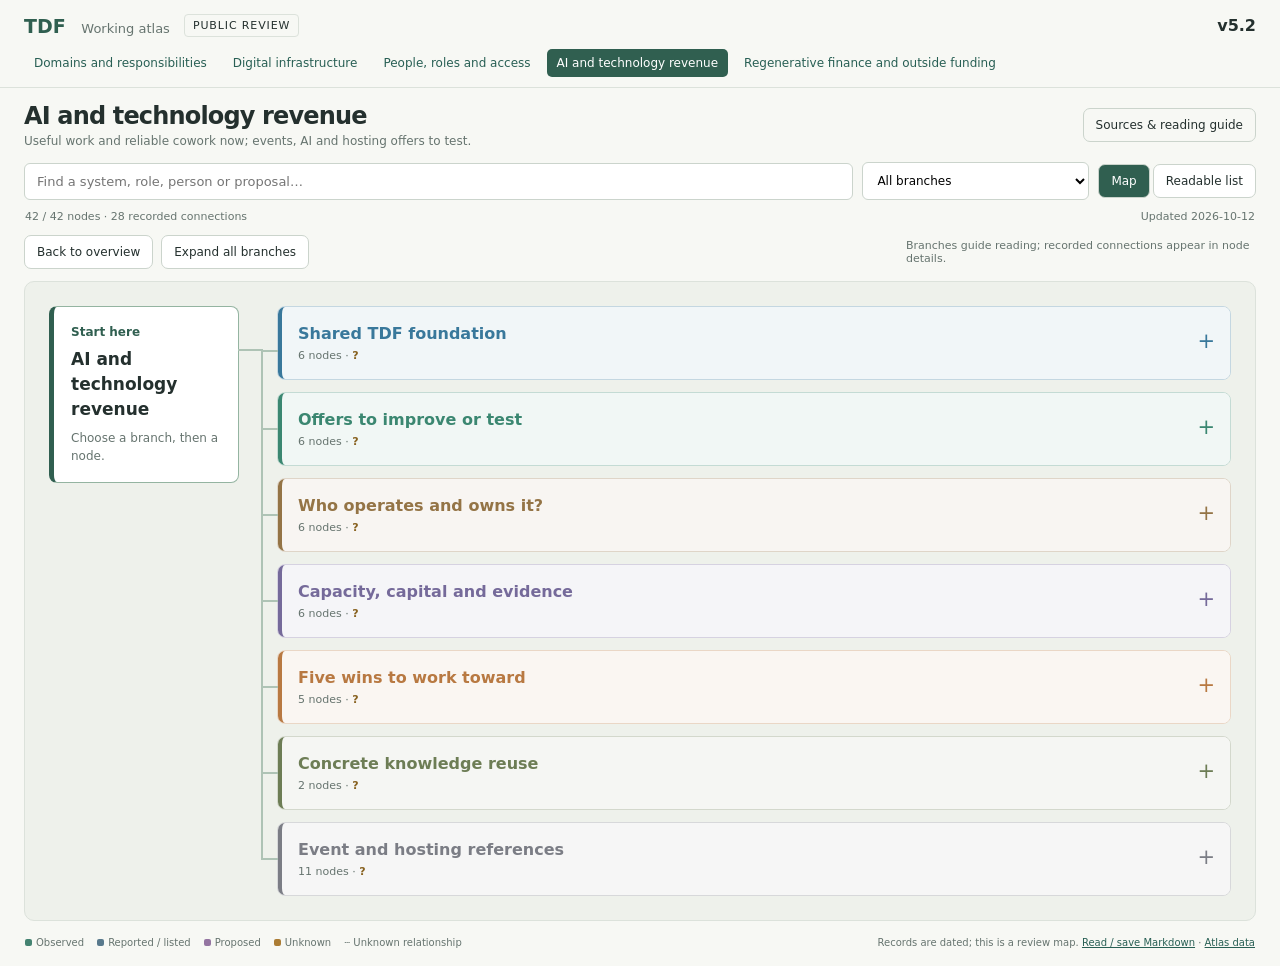
<file: ai-revenue.html>
<!doctype html>
<html lang="en">
<head><meta charset="utf-8"><meta name="viewport" content="width=device-width,initial-scale=1"><title>AI and technology revenue · TDF v5.2</title><link rel="stylesheet" href="site.css"></head>
<body>
<a class="skip" href="#workspace">Skip to map</a>
<header><a class="brand" href="index.html">TDF <span>Working atlas</span></a><span class="edition">Public review</span><strong class="version">v5.2</strong></header>
<nav aria-label="Maps"><a href="domains.html" data-map="domains">Domains and responsibilities</a><a href="infrastructure.html" data-map="infrastructure">Digital infrastructure</a><a href="people.html" data-map="people">People, roles and access</a><a href="ai-revenue.html" data-map="ai-revenue">AI and technology revenue</a><a href="regenerative-finance.html" data-map="regenerative-finance">Regenerative finance and outside funding</a></nav>
<main id="workspace">
<div class="heading"><div><h1>AI and technology revenue</h1><p>Useful work and reliable cowork now; events, AI and hosting offers to test.</p></div><button id="about" class="quiet">Sources &amp; reading guide</button></div>
<div class="toolbar" aria-label="Map controls"><label class="search"><span class="sr-only">Search nodes and questions</span><input type="search" id="search" placeholder="Find a system, role, person or proposal…"></label><label class="sr-only" for="group">Work area</label><select id="group"><option value="">All branches</option></select><div class="view-switch"><button id="map-view" aria-pressed="true">Map</button><button id="list-view" aria-pressed="false">Readable list</button></div></div>
<div class="map-meta"><span id="count" role="status" aria-live="polite"></span><span>Updated 2026-10-12</span></div>
<div class="disclosure-controls"><button id="overview">Back to overview</button><button id="expand-all" aria-pressed="false">Expand all branches</button><span class="reading-key">Branches guide reading; recorded connections appear in node details.</span></div>
<div class="map-layout"><section id="viewport" class="viewport" aria-label="Branching map. Choose a branch, then a node."><div id="sizer"><div id="canvas"><svg id="edges" aria-hidden="true"></svg><div id="panels"></div></div></div></section><section id="list" class="list" aria-label="Readable map" hidden></section><aside id="detail" class="detail" hidden aria-labelledby="detail-title"><button id="close-detail" aria-label="Close details">×</button><div id="detail-content"></div></aside></div>
<div id="empty" class="empty" hidden>No matching nodes. <button id="clear">Clear filters</button></div>
<footer><div class="legend"><span><i class="status-observed"></i>Observed</span><span><i class="status-reported"></i>Reported / listed</span><span><i class="status-proposed"></i>Proposed</span><span><i class="status-unknown"></i>Unknown</span><span class="dash">┄ Unknown relationship</span></div><span>Records are dated; this is a review map. <a href="ai-revenue.md">Read / save Markdown</a> · <a href="atlas.json">Atlas data</a></span></footer>
<noscript><p>JavaScript is off. The complete paired <a href="ai-revenue.md">Markdown map</a> includes connections and sources.</p><div class="list"><article><h3>Fixed line + Wi-Fi</h3><p>unknown · 2026-10-10</p><p>Test existing connectivity for reliable work; fixed-line timing remains uncertain.</p><ul><li>What can the current connection support during real calls and concurrent work?</li></ul></article><article><h3>Power and reliability</h3><p>reported · 2026-10-09</p><p>Existing solar and storage are a foundation; suitability for further compute needs testing.</p><ul><li>What power can the proposed workload use without disrupting existing needs?</li></ul></article><article><h3>Shared records / access</h3><p>reported · 2026-10-09</p><p>Findable shared records can make current TDF work easier.</p><ul><li>Which practical task needs a source-linked result first?</li></ul></article><article><h3>Roles and permissions</h3><p>unknown · 2026-10-09</p><p>Ownership, permission, support and repair routes need to be clear.</p><ul><li>Who can authorise, maintain and recover each service?</li></ul></article><article><h3>Local compute capacity</h3><p>proposed · 2026-10-09</p><p>Local AI or server capacity is a future option.</p><ul><li>What useful task actually needs local compute?</li></ul></article><article><h3>Hosting and storage</h3><p>proposed · 2026-10-09</p><p>Hosting storage and a NAS remain options, with no new deployment established.</p><ul><li>What must be stored, with which permissions, backup and recovery?</li></ul></article><article><h3>Reliable coworking</h3><p>reported · 2026-10-09</p><p>Reliable cowork is the near-term experience to improve.</p><ul><li>Can real cowork users complete calls and focused work comfortably?</li></ul></article><article><h3>Work-friendly stays</h3><p>proposed · 2026-10-09</p><p>Work-friendly stays could build on reliable cowork and the TDF setting.</p><ul><li>Which visitor would return or pay for a clearly described improvement?</li></ul></article><article><h3>AI / nature learning</h3><p>proposed · 2026-10-10</p><p>Explore a small November technology and human-flourishing gathering.</p><ul><li>Which single audience and useful experience should the first experiment serve?</li></ul></article><article><h3>Meshtastic visitors</h3><p>reported · 2026-10-09</p><p>An earlier radio-related visitor/event lead through Nuno remains unconfirmed.</p><ul><li>Is a specific radio activity wanted and are suitable people and equipment available?</li></ul></article><article><h3>Local hosting / AI use</h3><p>proposed · 2026-10-09</p><p>Future local hosting or AI access could become a paid offer.</p><ul><li>Who would use and pay for one specific reliable service?</li></ul></article><article><h3>Optional paid support</h3><p>proposed · 2026-10-09</p><p>Optional paid technology operation or support is a discussion idea.</p><ul><li>Does a concrete user need ongoing support and who would carry that obligation?</li></ul></article><article><h3>TDF-operated offer</h3><p>proposed · 2026-10-09</p><p>TDF could operate an offer and carry its obligations.</p><ul><li>Which TDF entity could authorise and operate the chosen offer?</li></ul></article><article><h3>Jaggy&#x27;s business</h3><p>proposed · 2026-10-09</p><p>An independent Jaggy business could use agreed TDF facilities.</p><ul><li>What would TDF provide and what would the independent operator own?</li></ul></article><article><h3>Partner-led offer</h3><p>proposed · 2026-10-09</p><p>A partner could operate an offer under agreed terms.</p><ul><li>Is there a capable willing operator for a defined offer?</li></ul></article><article><h3>Written arrangement</h3><p>unknown · 2026-10-09</p><p>A written arrangement should define use, costs, support and exit.</p><ul><li>Who owns the hardware, receives payment and handles failure or departure?</li></ul></article><article><h3>Hardware ownership</h3><p>unknown · 2026-10-09</p><p>Hardware ownership and use rights remain open.</p><ul><li>Who would buy and own the equipment?</li></ul></article><article><h3>Operating responsibility</h3><p>unknown · 2026-10-09</p><p>Support, energy, repairs and backup need an accountable operator.</p><ul><li>Who can maintain the service throughout its operating life?</li></ul></article><article><h3>Mac Studios / equipment</h3><p>proposed · 2026-10-09</p><p>Mac Studios are possible equipment, with no committed purchase or stock.</p><ul><li>What capacity would the actual use require?</li></ul></article><article><h3>Interested supporters</h3><p>reported · 2026-10-09</p><p>A supporter equipment-loan idea is recalled; terms and source remain unverified.</p><ul><li>Can the exact equipment-finance source and proposed terms be recovered?</li></ul></article><article><h3>External compute grants</h3><p>listed · 2026-10-09</p><p>External compute grants are funding leads, not customer income.</p><ul><li>Is a capable team and eligible science/safety project present?</li></ul></article><article><h3>Real demand</h3><p>unknown · 2026-10-09</p><p>Actual users, payers and repeat interest need evidence.</p><ul><li>Who will try the smallest permitted version and return?</li></ul></article><article><h3>Full operating cost</h3><p>proposed · 2026-10-09</p><p>Compare full operating cost before an offer or hardware decision.</p><ul><li>Can a small offer cover the work and obligations it creates?</li></ul></article><article><h3>Choose one viable offer</h3><p>proposed · 2026-10-09</p><p>Choose one useful offer to test with a real person.</p><ul><li>What evidence would justify continuing, changing or stopping?</li></ul></article><article><h3>1 · Useful work at TDF</h3><p>proposed · 2026-10-10</p><p>A real TDF person can use a practical tech, data or knowledge result.</p><ul><li>Who will use it and say that it works?</li></ul></article><article><h3>2 · New people come</h3><p>proposed · 2026-10-10</p><p>A November experiment could bring people because of this work.</p><ul><li>What would bring this audience to a small feasible experiment?</li></ul></article><article><h3>3 · First attributable income</h3><p>proposed · 2026-10-10</p><p>Record an actual payment attributable to an improved offer.</p><ul><li>What payment and costs can be traced to this result?</li></ul></article><article><h3>4 · Substantial 2027 event</h3><p>proposed · 2026-10-10</p><p>Build a more substantial event from small experiments.</p><ul><li>What experience and willing team would support a larger event?</li></ul></article><article><h3>5 · Enduring identity</h3><p>proposed · 2026-10-10</p><p>Technology in service of human flourishing is the long-term purpose.</p><ul><li>What repeated useful experiences would make this identity real?</li></ul></article><article><h3>Meld / KOMMA</h3><p>listed · 2026-10-09</p><p>A meeting-capture and structured-record initiative to learn from.</p><ul><li>Would an existing tool improve one permitted knowledge task?</li></ul></article><article><h3>Jen’s knowledge-system reuse lead</h3><p>reported · 2026-10-10</p><p>Compare an existing home-lab knowledge approach before building another tool.</p><ul><li>What can be demonstrated and reused for a permitted TDF task?</li></ul></article><article><h3>Gravity &amp; Grace</h3><p>historical · 2026-10-09</p><p>AI, embodied and creative practice as an event-format reference.</p><ul><li>What preparation, hosting and facilitation could be adapted with organiser agreement?</li></ul></article><article><h3>The Garden</h3><p>listed · 2026-10-09</p><p>Work, nature and embodied practice as a hosting reference.</p><ul><li>Which workspace and social choices would improve a small gathering?</li></ul></article><article><h3>Life Itself</h3><p>listed · 2026-10-09</p><p>A research, learning and rural-hub reference.</p><ul><li>Which actual practices sustain a research/learning hub?</li></ul></article><article><h3>Casa Tilo</h3><p>listed · 2026-10-09</p><p>Separate coliving, retreat and team-hosting offers.</p><ul><li>What workload and audience distinctions make separate offers usable?</li></ul></article><article><h3>Taste The Shift</h3><p>listed · 2026-10-09</p><p>Regenerative learning and participant contributions.</p><ul><li>What participation design would leave a benefit for residents?</li></ul></article><article><h3>Casa Gori</h3><p>listed · 2026-10-09</p><p>Cowork, coliving, creative practice and cultivation.</p><ul><li>What is operating and what sustains its working conditions?</li></ul></article><article><h3>Ruralco</h3><p>listed · 2026-10-09</p><p>Rural coliving and business-event offers.</p><ul><li>How are work reliability, hosting and repeat visitors supported?</li></ul></article><article><h3>Logos Circle Lisbon</h3><p>historical · 2026-10-09</p><p>A civic-technology and practical ecology network lead.</p><ul><li>Is there a relevant actual builder group for the chosen audience?</li></ul></article><article><h3>The Block Lisboa</h3><p>listed · 2026-10-09</p><p>An existing events channel and past Logos host.</p><ul><li>Which current listing actually matches the chosen gathering?</li></ul></article><article><h3>Rufus · collective-action course</h3><p>listed · 2026-10-09</p><p>A dated online learning and network lead.</p><ul><li>Are current sessions, timezone and purpose useful before registering?</li></ul></article><article><h3>Web Summit</h3><p>listed · 2026-10-09</p><p>A dated Lisbon network context for November.</p><ul><li>Does a concrete audience want and have capacity to travel to TDF?</li></ul></article></div></noscript>
</main><script type="application/json" id="atlas-data">{"version":"v5.2","edition":"public","map":{"id":"ai-revenue","title":"AI and technology revenue","subtitle":"Useful work and reliable cowork now; events, AI and hosting offers to test.","intro":"Human flourishing is the purpose. Reliable workspaces, usable knowledge and clear access support five possible wins. Named offers and references below are dated evidence or proposals; none establishes a new customer, committed service or income.","updated":"2026-10-12","groups":[{"id":"A","title":"Shared TDF foundation","color":"#39789b","description":"Working connectivity, power, records and access support daily work.","band":"Foundation"},{"id":"B","title":"Offers to improve or test","color":"#3b8771","description":"Cowork first; gatherings and future hosting serve specific users.","band":"Offers"},{"id":"C","title":"Who operates and owns it?","color":"#947446","description":"TDF, an independent business and a partner are alternative models.","band":"Obligations"},{"id":"D","title":"Capacity, capital and evidence","color":"#756a9a","description":"Equipment finance and market evidence differ from customer revenue.","band":"Obligations"},{"id":"E","title":"Five wins to work toward","color":"#b87942","description":"Useful work, new people, income, a 2027 event and an enduring identity.","band":"Purpose"},{"id":"F","title":"Concrete knowledge reuse","color":"#6d7d55","description":"Inspect existing tools and approaches before creating another system.","band":"References"},{"id":"G","title":"Event and hosting references","color":"#7b7d85","description":"Secondary lessons and network leads, not TDF partners or offers.","band":"References"}],"nodes":[{"id":"internet","label":"Fixed line + Wi-Fi","group":"A","kind":"service","status":"unknown","asOf":"2026-10-10","summary":"Test existing connectivity for reliable work; fixed-line timing remains uncertain.","details":["The October 9 meeting reported a possible year-long fixed-line delay. This is an estimate from the meeting, not a provider-confirmed schedule.","Near-term cowork and small learning experiments can use existing permitted connectivity after a real test. A hosting service needs evidence of capacity and reliability."],"questions":["What can the current connection support during real calls and concurrent work?"],"sources":["R21","M1"],"related":[{"map":"infrastructure","label":"Connectivity assets and unresolved routes"}]},{"id":"power","label":"Power and reliability","group":"A","kind":"asset","status":"reported","asOf":"2026-10-09","summary":"Existing solar and storage are a foundation; suitability for further compute needs testing.","details":["The equipment is reported in existing sources. Availability for additional workloads, resilience and operating cost remain separate checks."],"questions":["What power can the proposed workload use without disrupting existing needs?"],"sources":["R1","R21"],"related":[{"map":"infrastructure","label":"Solar, battery and power evidence"}]},{"id":"records","label":"Shared records / access","group":"A","kind":"service","status":"reported","asOf":"2026-10-09","summary":"Findable shared records can make current TDF work easier.","details":["Reuse existing source homes and access routes. Documentation is useful when a real person can find, understand and use it for an actual task."],"questions":["Which practical task needs a source-linked result first?"],"sources":["R21","R22","M1"],"related":[{"map":"domains","label":"Knowledge stewardship and contribution boundaries"}]},{"id":"ownership","label":"Roles and permissions","group":"A","kind":"role","status":"unknown","asOf":"2026-10-09","summary":"Ownership, permission, support and repair routes need to be clear.","details":["A person with useful knowledge is not automatically the authorised operator or budget owner."],"questions":["Who can authorise, maintain and recover each service?"],"sources":["R21"],"related":[{"map":"people","label":"Named people and open role boundaries"}]},{"id":"compute","label":"Local compute capacity","group":"A","kind":"asset","status":"proposed","asOf":"2026-10-09","summary":"Local AI or server capacity is a future option.","details":["A deployed paid compute cluster is not established. Existing systems do not by themselves establish the capacity, data permissions or support needed for a new offer."],"questions":["What useful task actually needs local compute?"],"sources":["R1","R21"],"related":[]},{"id":"storage","label":"Hosting and storage","group":"A","kind":"asset","status":"proposed","asOf":"2026-10-09","summary":"Hosting storage and a NAS remain options, with no new deployment established.","details":["Compare existing permitted storage and maintained hosted options against the actual use before choosing hardware."],"questions":["What must be stored, with which permissions, backup and recovery?"],"sources":["R21"],"related":[]},{"id":"cowork","label":"Reliable coworking","group":"B","kind":"service","status":"reported","asOf":"2026-10-09","summary":"Reliable cowork is the near-term experience to improve.","details":["One private guest interview points to working-condition friction alongside the appeal of nature and community. This is qualitative input, not validated pricing or a demand forecast."],"questions":["Can real cowork users complete calls and focused work comfortably?"],"sources":["R21","R19"],"related":[]},{"id":"stays","label":"Work-friendly stays","group":"B","kind":"opportunity","status":"proposed","asOf":"2026-10-09","summary":"Work-friendly stays could build on reliable cowork and the TDF setting.","details":["A proposed improvement to the visitor experience. Suite bundles, premium access and new prices are later hypotheses; no approved construction or commercial package is established."],"questions":["Which visitor would return or pay for a clearly described improvement?"],"sources":["R19","R21"],"related":[]},{"id":"learning","label":"AI / nature learning","group":"B","kind":"opportunity","status":"proposed","asOf":"2026-10-10","summary":"Explore a small November technology and human-flourishing gathering.","details":["A meetup, practical test day, focused hackathon or facilitated weekend are alternatives. Audience, format, willing hosts, date and cost are open.","The October 9 meeting broadens this beyond the earlier Meshtastic idea. A first gathering may establish participation without paid attendance."],"questions":["Which single audience and useful experience should the first experiment serve?"],"sources":["M1","M2","M3"],"related":[]},{"id":"meshtastic","label":"Meshtastic visitors","group":"B","kind":"opportunity","status":"reported","asOf":"2026-10-09","summary":"An earlier radio-related visitor/event lead through Nuno remains unconfirmed.","details":["Keep attendance, people, dates and equipment unresolved. A radio exercise would need that dependency; a broader November gathering does not automatically depend on it."],"questions":["Is a specific radio activity wanted and are suitable people and equipment available?"],"sources":["R21","R19"],"related":[{"map":"people","node":"nuno","label":"Reported connection; attendance is unconfirmed"}]},{"id":"hosting","label":"Local hosting / AI use","group":"B","kind":"opportunity","status":"proposed","asOf":"2026-10-09","summary":"Future local hosting or AI access could become a paid offer.","details":["Requires tested capacity, permissions, upkeep, recovery and actual users. No live paid service, customer or revenue is established."],"questions":["Who would use and pay for one specific reliable service?"],"sources":["R1","R21"],"related":[]},{"id":"support","label":"Optional paid support","group":"B","kind":"opportunity","status":"proposed","asOf":"2026-10-09","summary":"Optional paid technology operation or support is a discussion idea.","details":["For example, operating accounts or hosted tools for others. This has not been selected as Jaggy’s business or assigned as a stewardship duty."],"questions":["Does a concrete user need ongoing support and who would carry that obligation?"],"sources":["R20"],"related":[]},{"id":"tdf","label":"TDF-operated offer","group":"C","kind":"entity","status":"proposed","asOf":"2026-10-09","summary":"TDF could operate an offer and carry its obligations.","details":["One alternative business model. Entity, payment recipient, costs, support and authority require agreement before describing it as an active offer."],"questions":["Which TDF entity could authorise and operate the chosen offer?"],"sources":["R21"],"related":[]},{"id":"jaggy","label":"Jaggy's business","group":"C","kind":"entity","status":"proposed","asOf":"2026-10-09","summary":"An independent Jaggy business could use agreed TDF facilities.","details":["A proposed alternative to TDF operating an offer. Space rental and infrastructure use would require specific terms; no contract is established."],"questions":["What would TDF provide and what would the independent operator own?"],"sources":["R21"],"related":[]},{"id":"partner","label":"Partner-led offer","group":"C","kind":"entity","status":"proposed","asOf":"2026-10-09","summary":"A partner could operate an offer under agreed terms.","details":["Another alternative operator model, not an identified committed partner."],"questions":["Is there a capable willing operator for a defined offer?"],"sources":["R21"],"related":[]},{"id":"agreement","label":"Written arrangement","group":"C","kind":"project","status":"unknown","asOf":"2026-10-09","summary":"A written arrangement should define use, costs, support and exit.","details":["TDF foundations and business responsibilities are different obligations. Operator alternatives must not be added together as forecast income."],"questions":["Who owns the hardware, receives payment and handles failure or departure?"],"sources":["R21"],"related":[]},{"id":"assets","label":"Hardware ownership","group":"C","kind":"role","status":"unknown","asOf":"2026-10-09","summary":"Hardware ownership and use rights remain open.","details":["Equipment finance does not settle purchasing authority, ownership or community access."],"questions":["Who would buy and own the equipment?"],"sources":["R21"],"related":[]},{"id":"upkeep","label":"Operating responsibility","group":"C","kind":"role","status":"unknown","asOf":"2026-10-09","summary":"Support, energy, repairs and backup need an accountable operator.","details":["A future service creates continuing work and costs after installation."],"questions":["Who can maintain the service throughout its operating life?"],"sources":["R21"],"related":[]},{"id":"mac","label":"Mac Studios / equipment","group":"D","kind":"asset","status":"proposed","asOf":"2026-10-09","summary":"Mac Studios are possible equipment, with no committed purchase or stock.","details":["Historical plans are scenarios. No quantity, order or available customer capacity is newly confirmed."],"questions":["What capacity would the actual use require?"],"sources":["R1","R21"],"related":[]},{"id":"loans","label":"Interested supporters","group":"D","kind":"opportunity","status":"reported","asOf":"2026-10-09","summary":"A supporter equipment-loan idea is recalled; terms and source remain unverified.","details":["Jaggy recalls James discussing possible Mac Studio loans. The unrelated published land-loan discussion does not validate computer financing."],"questions":["Can the exact equipment-finance source and proposed terms be recovered?"],"sources":["R21"],"related":[]},{"id":"grants","label":"External compute grants","group":"D","kind":"opportunity","status":"listed","asOf":"2026-10-09","summary":"External compute grants are funding leads, not customer income.","details":["Foresight’s science/safety and open-output fit needs screening. The dated listing does not establish eligible TDF hardware finance."],"questions":["Is a capable team and eligible science/safety project present?"],"sources":["W2"],"related":[{"map":"regenerative-finance","node":"foresight","label":"Dated Local Compute research lead"}]},{"id":"demand","label":"Real demand","group":"D","kind":"unknown","status":"unknown","asOf":"2026-10-09","summary":"Actual users, payers and repeat interest need evidence.","details":["A website, guest interview or possible visitor is not proof of a market. Start with one real use and record what happens."],"questions":["Who will try the smallest permitted version and return?"],"sources":["R19","R20"],"related":[]},{"id":"costs","label":"Full operating cost","group":"D","kind":"project","status":"proposed","asOf":"2026-10-09","summary":"Compare full operating cost before an offer or hardware decision.","details":["Include support time, energy, hardware life, space, connectivity and recovery; grants or loan principal are not recurring revenue."],"questions":["Can a small offer cover the work and obligations it creates?"],"sources":["R1","R20"],"related":[]},{"id":"decision","label":"Choose one viable offer","group":"D","kind":"project","status":"proposed","asOf":"2026-10-09","summary":"Choose one useful offer to test with a real person.","details":["An initial useful result can precede paid services or major hardware. Separate practical success, participation and attributable income."],"questions":["What evidence would justify continuing, changing or stopping?"],"sources":["R21","M1","M3"],"related":[]},{"id":"win-useful","label":"1 · Useful work at TDF","group":"E","kind":"project","status":"proposed","asOf":"2026-10-10","summary":"A real TDF person can use a practical tech, data or knowledge result.","details":["Exact task, beneficiary and acceptance check remain open. Local demonstrations are preparation; successful use in practice has not been established."],"questions":["Who will use it and say that it works?"],"sources":["M1","M3"],"related":[]},{"id":"win-people","label":"2 · New people come","group":"E","kind":"project","status":"proposed","asOf":"2026-10-10","summary":"A November experiment could bring people because of this work.","details":["Payment is not required for this win. Attendance, host approval and delivery group are not confirmed."],"questions":["What would bring this audience to a small feasible experiment?"],"sources":["M1","M3"],"related":[]},{"id":"win-income","label":"3 · First attributable income","group":"E","kind":"project","status":"proposed","asOf":"2026-10-10","summary":"Record an actual payment attributable to an improved offer.","details":["No amount or date is agreed. Separate income, costs, recipient and the actual benefit that led to the payment."],"questions":["What payment and costs can be traced to this result?"],"sources":["M1","M3"],"related":[]},{"id":"win-event","label":"4 · Substantial 2027 event","group":"E","kind":"project","status":"proposed","asOf":"2026-10-10","summary":"Build a more substantial event from small experiments.","details":["A tentative direction needing experience and a capable delivery group; no event or recurring series is booked."],"questions":["What experience and willing team would support a larger event?"],"sources":["M1","M3"],"related":[]},{"id":"win-identity","label":"5 · Enduring identity","group":"E","kind":"project","status":"proposed","asOf":"2026-10-10","summary":"Technology in service of human flourishing is the long-term purpose.","details":["Meaningful work, contribution, nature and human life guide the technology. This is an aspiration rather than an accepted short-term outcome."],"questions":["What repeated useful experiences would make this identity real?"],"sources":["M1","M3"],"related":[]},{"id":"meld","label":"Meld / KOMMA","group":"F","kind":"project","status":"listed","asOf":"2026-10-09","summary":"A meeting-capture and structured-record initiative to learn from.","details":["The October 9 public context describes local/privacy-oriented capture. It is not a tested TDF deployment, procurement decision or company-ownership finding."],"questions":["Would an existing tool improve one permitted knowledge task?"],"sources":["W15"],"related":[]},{"id":"jen-system","label":"Jen’s knowledge-system reuse lead","group":"F","kind":"project","status":"reported","asOf":"2026-10-10","summary":"Compare an existing home-lab knowledge approach before building another tool.","details":["A professional reuse lead reported in the meeting; no system inspection or TDF finance mandate is established."],"questions":["What can be demonstrated and reused for a permitted TDF task?"],"sources":["M1","M3"],"related":[]},{"id":"gravity-grace","label":"Gravity \u0026 Grace","group":"G","kind":"entity","status":"historical","asOf":"2026-10-09","summary":"AI, embodied and creative practice as an event-format reference.","details":["A Berlin-area June 12–14,2026 programme was recorded in October 9 research; Charlie was listed as a facilitator. Cost sharing does not establish profit or TDF co-host availability."],"questions":["What preparation, hosting and facilitation could be adapted with organiser agreement?"],"sources":["M2","REF-gravity-grace"],"related":[]},{"id":"garden","label":"The Garden","group":"G","kind":"entity","status":"listed","asOf":"2026-10-09","summary":"Work, nature and embodied practice as a hosting reference.","details":["Published connectivity and call-space claims are dated research, not an inspected TDF service or proof of November availability."],"questions":["Which workspace and social choices would improve a small gathering?"],"sources":["M2","REF-garden"],"related":[]},{"id":"life-itself","label":"Life Itself","group":"G","kind":"entity","status":"listed","asOf":"2026-10-09","summary":"A research, learning and rural-hub reference.","details":["Consider how shared knowledge and daily practice fit a human-flourishing purpose. A TDF partnership or profitable model is not established."],"questions":["Which actual practices sustain a research/learning hub?"],"sources":["M2","REF-life-itself"],"related":[]},{"id":"casa-tilo","label":"Casa Tilo","group":"G","kind":"entity","status":"listed","asOf":"2026-10-09","summary":"Separate coliving, retreat and team-hosting offers.","details":["A source-described comparator; current economics and availability are unknown."],"questions":["What workload and audience distinctions make separate offers usable?"],"sources":["M2","REF-casa-tilo"],"related":[]},{"id":"taste-shift","label":"Taste The Shift","group":"G","kind":"entity","status":"listed","asOf":"2026-10-09","summary":"Regenerative learning and participant contributions.","details":["The dated programme supports contribution/volunteer format lessons, not a future TDF event or accepted facilitator."],"questions":["What participation design would leave a benefit for residents?"],"sources":["M2","REF-taste-shift"],"related":[]},{"id":"casa-gori","label":"Casa Gori","group":"G","kind":"entity","status":"listed","asOf":"2026-10-09","summary":"Cowork, coliving, creative practice and cultivation.","details":["A Valencia comparator researched October 9, not an established sovereign-AI service."],"questions":["What is operating and what sustains its working conditions?"],"sources":["M2","REF-casa-gori"],"related":[]},{"id":"ruralco","label":"Ruralco","group":"G","kind":"entity","status":"listed","asOf":"2026-10-09","summary":"Rural coliving and business-event offers.","details":["A distinct Valencia-region comparator; no TDF partnership or proven economics."],"questions":["How are work reliability, hosting and repeat visitors supported?"],"sources":["M2","REF-ruralco"],"related":[]},{"id":"logos","label":"Logos Circle Lisbon","group":"G","kind":"entity","status":"historical","asOf":"2026-10-09","summary":"A civic-technology and practical ecology network lead.","details":["Recorded past garden/community activity can inform a gathering. No specific upcoming Circle or Web Summit fringe event was verified."],"questions":["Is there a relevant actual builder group for the chosen audience?"],"sources":["M2","REF-logos"],"related":[]},{"id":"block","label":"The Block Lisboa","group":"G","kind":"entity","status":"listed","asOf":"2026-10-09","summary":"An existing events channel and past Logos host.","details":["Exact upcoming dates and attendance need checking. Proximity to Lisbon events is not verified TDF demand."],"questions":["Which current listing actually matches the chosen gathering?"],"sources":["M2","REF-block"],"related":[]},{"id":"rufus-course","label":"Rufus · collective-action course","group":"G","kind":"entity","status":"listed","asOf":"2026-10-09","summary":"A dated online learning and network lead.","details":["October 9 research recorded October 28–November 4; session count and timezone remain uncertain. No registration or availability is claimed today."],"questions":["Are current sessions, timezone and purpose useful before registering?"],"sources":["M2","REF-rufus-course"],"related":[]},{"id":"web-summit","label":"Web Summit","group":"G","kind":"entity","status":"listed","asOf":"2026-10-09","summary":"A dated Lisbon network context for November.","details":["October 9 research recorded November 9–12,2026. A later TDF gathering is only a calendar hypothesis, with no booking or recruitment evidence."],"questions":["Does a concrete audience want and have capacity to travel to TDF?"],"sources":["M2","REF-web-summit"],"related":[]}],"edges":[{"from":"internet","to":"compute","label":"hosting dependency","status":"proposed","kind":"relationship","sources":["R21"]},{"from":"records","to":"ownership","label":"usable access route","status":"proposed","kind":"relationship","sources":["R21"]},{"from":"compute","to":"storage","label":"hosting foundation","status":"proposed","kind":"relationship","sources":["R21"]},{"from":"cowork","to":"stays","label":"better work experience","status":"proposed","kind":"relationship","sources":["R21","R19"]},{"from":"meshtastic","to":"learning","label":"Historical radio-event lead; broader gathering is independent","status":"historical","kind":"relationship","sources":["R21","M1"]},{"from":"hosting","to":"support","label":"optional additional service","status":"proposed","kind":"relationship","sources":["R20"]},{"from":"tdf","to":"agreement","label":"one possible model","status":"proposed","kind":"relationship","sources":["R21"]},{"from":"jaggy","to":"agreement","label":"another possible model","status":"proposed","kind":"relationship","sources":["R21"]},{"from":"partner","to":"agreement","label":"another possible model","status":"proposed","kind":"relationship","sources":["R21"]},{"from":"assets","to":"upkeep","label":"responsibility to agree","status":"unknown","kind":"relationship","sources":["R21"]},{"from":"loans","to":"mac","label":"possible equipment finance","status":"proposed","kind":"relationship","sources":["R21"]},{"from":"grants","to":"mac","label":"fit not established","status":"proposed","kind":"relationship","sources":["W2","R21"]},{"from":"demand","to":"decision","label":"test the offer","status":"proposed","kind":"relationship","sources":["R21"]},{"from":"costs","to":"decision","label":"test viability","status":"proposed","kind":"relationship","sources":["R21"]},{"from":"records","to":"win-useful","label":"Can support a practical use","status":"proposed","kind":"enables","sources":["M1"]},{"from":"cowork","to":"win-people","label":"Can improve the visitor experience","status":"proposed","kind":"enables","sources":["M1"]},{"from":"learning","to":"win-people","label":"Participation experiment","status":"proposed","kind":"enables","sources":["M1"]},{"from":"win-people","to":"win-event","label":"Experience may inform a larger event","status":"proposed","kind":"enables","sources":["M1"]},{"from":"stays","to":"win-income","label":"Possible paid stay, to test","status":"proposed","kind":"enables","sources":["M1"]},{"from":"hosting","to":"win-income","label":"Possible paid service, conditional","status":"proposed","kind":"enables","sources":["M1"]},{"from":"win-useful","to":"win-identity","label":"Useful practice supports the purpose","status":"proposed","kind":"enables","sources":["M1"]},{"from":"gravity-grace","to":"learning","label":"Possible lesson; no partnership","status":"proposed","kind":"reference","sources":["M2"]},{"from":"garden","to":"learning","label":"Possible lesson; no partnership","status":"proposed","kind":"reference","sources":["M2"]},{"from":"life-itself","to":"learning","label":"Possible lesson; no partnership","status":"proposed","kind":"reference","sources":["M2"]},{"from":"casa-tilo","to":"learning","label":"Possible lesson; no partnership","status":"proposed","kind":"reference","sources":["M2"]},{"from":"taste-shift","to":"learning","label":"Possible lesson; no partnership","status":"proposed","kind":"reference","sources":["M2"]},{"from":"meld","to":"records","label":"Possible reuse; not installed","status":"proposed","kind":"reference","sources":["W15"]},{"from":"jen-system","to":"records","label":"Compare existing approach","status":"proposed","kind":"reference","sources":["M1"]}],"sources":[{"id":"R21","title":"Owner map corrections","date":"2026-10-09","url":null},{"id":"M1","title":"October 9 meeting account, corrected October 10","date":"2026-10-10","url":null},{"id":"R1","title":"Charlie’s WOOLPACK reconciliation","date":"2026-09-26","url":null},{"id":"R22","title":"Existing knowledge and proposal source index","date":"2026-10-09","url":null},{"id":"R19","title":"Cowork interview and exploratory direction","date":"2026-10-06","url":null},{"id":"M2","title":"Technology and human flourishing research","date":"2026-10-10","url":null},{"id":"M3","title":"Manager’s meeting and funding reconciliation","date":"2026-10-11","url":null},{"id":"R20","title":"Manager’s professional mixed-intake reconciliation","date":"2026-10-09","url":null},{"id":"W2","title":"Foresight Local Compute RFP","date":"2026-10-09","url":"https://foresight.org/grants/ai-science-safety-nodes-rfp-local-compute/"},{"id":"W15","title":"KOMMA / Meld public context","date":"2026-10-09","url":"https://www.komma.systems/en"},{"id":"REF-gravity-grace","title":"Gravity \u0026 Grace official source retained in October 9 research","date":"2026-10-09","url":"https://www.gravitygrace.quest/berlin"},{"id":"REF-garden","title":"The Garden official source retained in October 9 research","date":"2026-10-09","url":"https://thegarden.pt/"},{"id":"REF-life-itself","title":"Life Itself official source retained in October 9 research","date":"2026-10-09","url":"https://lifeitself.org/"},{"id":"REF-casa-tilo","title":"Casa Tilo official source retained in October 9 research","date":"2026-10-09","url":"https://www.eltilo.casa/"},{"id":"REF-taste-shift","title":"Taste The Shift official source retained in October 9 research","date":"2026-10-09","url":"https://tastetheshift.com/about/"},{"id":"REF-casa-gori","title":"Casa Gori official source retained in October 9 research","date":"2026-10-09","url":"https://www.casagori.co/about-us"},{"id":"REF-ruralco","title":"Ruralco official source retained in October 9 research","date":"2026-10-09","url":"https://www.ruralco.live/"},{"id":"REF-logos","title":"Logos Circle Lisbon official source retained in October 9 research","date":"2026-10-09","url":"https://forum.logos.co/t/logos-circle-lisbon-august/1849"},{"id":"REF-block","title":"The Block Lisboa official source retained in October 9 research","date":"2026-10-09","url":"https://www.theblocklisboa.com/events"},{"id":"REF-rufus-course","title":"Rufus · collective-action course official source retained in October 9 research","date":"2026-10-09","url":"https://luma.com/iydwcpau"},{"id":"REF-web-summit","title":"Web Summit official source retained in October 9 research","date":"2026-10-09","url":"https://websummit.com/"}],"checks":[{"question":"Choose and test one practical TDF result.","who":"Actual user / knowledge holder","result":"A real task completed and useful feedback, with source and permission.","node":"win-useful"},{"question":"Test cowork in real working conditions.","who":"Cowork users / host / connectivity contact","result":"Evidence of call reliability, comfort, noise and the first useful fix.","node":"cowork"},{"question":"Choose one feasible November experience.","who":"Event owner / willing host and co-hosts","result":"A concrete audience, result, capacity, weather fallback and cost check.","node":"learning"},{"question":"Separate foundations from business duties.","who":"TDF / prospective operator","result":"Hardware, permission, payments, upkeep and exit responsibilities.","node":"agreement"},{"question":"Compare permitted capacity before buying equipment.","who":"Technical / finance contributors","result":"Full operating cost and support needs for one actual use.","node":"compute"},{"question":"Verify funding source and fit separately from income.","who":"Existing funding owner","result":"A dated eligible route or a reason to park it; no assumed award.","node":"grants"},{"question":"Record an actual attributable payment and costs.","who":"Operator / finance owner","result":"Evidence for win 3, separate from participation and borrowed capital.","node":"win-income"}]}}</script><script src="site.js"></script></body></html>
</file>
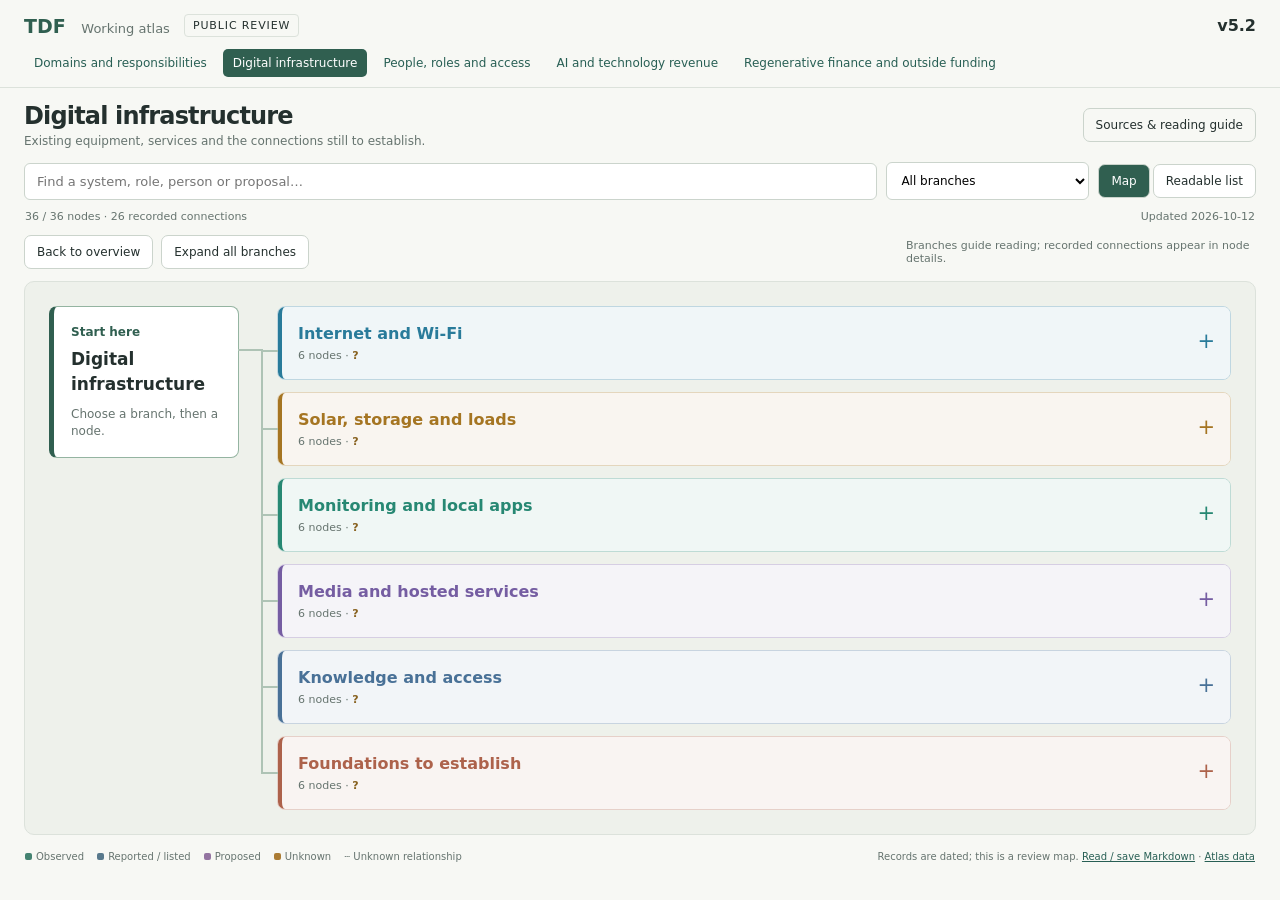
<file: infrastructure.html>
<!doctype html>
<html lang="en">
<head><meta charset="utf-8"><meta name="viewport" content="width=device-width,initial-scale=1"><title>Digital infrastructure · TDF v5.2</title><link rel="stylesheet" href="site.css"></head>
<body>
<a class="skip" href="#workspace">Skip to map</a>
<header><a class="brand" href="index.html">TDF <span>Working atlas</span></a><span class="edition">Public review</span><strong class="version">v5.2</strong></header>
<nav aria-label="Maps"><a href="domains.html" data-map="domains">Domains and responsibilities</a><a href="infrastructure.html" data-map="infrastructure">Digital infrastructure</a><a href="people.html" data-map="people">People, roles and access</a><a href="ai-revenue.html" data-map="ai-revenue">AI and technology revenue</a><a href="regenerative-finance.html" data-map="regenerative-finance">Regenerative finance and outside funding</a></nav>
<main id="workspace">
<div class="heading"><div><h1>Digital infrastructure</h1><p>Existing equipment, services and the connections still to establish.</p></div><button id="about" class="quiet">Sources &amp; reading guide</button></div>
<div class="toolbar" aria-label="Map controls"><label class="search"><span class="sr-only">Search nodes and questions</span><input type="search" id="search" placeholder="Find a system, role, person or proposal…"></label><label class="sr-only" for="group">Work area</label><select id="group"><option value="">All branches</option></select><div class="view-switch"><button id="map-view" aria-pressed="true">Map</button><button id="list-view" aria-pressed="false">Readable list</button></div></div>
<div class="map-meta"><span id="count" role="status" aria-live="polite"></span><span>Updated 2026-10-12</span></div>
<div class="disclosure-controls"><button id="overview">Back to overview</button><button id="expand-all" aria-pressed="false">Expand all branches</button><span class="reading-key">Branches guide reading; recorded connections appear in node details.</span></div>
<div class="map-layout"><section id="viewport" class="viewport" aria-label="Branching map. Choose a branch, then a node."><div id="sizer"><div id="canvas"><svg id="edges" aria-hidden="true"></svg><div id="panels"></div></div></div></section><section id="list" class="list" aria-label="Readable map" hidden></section><aside id="detail" class="detail" hidden aria-labelledby="detail-title"><button id="close-detail" aria-label="Close details">×</button><div id="detail-content"></div></aside></div>
<div id="empty" class="empty" hidden>No matching nodes. <button id="clear">Clear filters</button></div>
<footer><div class="legend"><span><i class="status-observed"></i>Observed</span><span><i class="status-reported"></i>Reported / listed</span><span><i class="status-proposed"></i>Proposed</span><span><i class="status-unknown"></i>Unknown</span><span class="dash">┄ Unknown relationship</span></div><span>Records are dated; this is a review map. <a href="infrastructure.md">Read / save Markdown</a> · <a href="atlas.json">Atlas data</a></span></footer>
<noscript><p>JavaScript is off. The complete paired <a href="infrastructure.md">Markdown map</a> includes connections and sources.</p><div class="list"><article><h3>Starlink</h3><p>reported · 2026-09-26</p><p>Reported site internet service.</p><ul><li>Which uplink and coverage are in use now?</li></ul></article><article><h3>Activity-space Wi-Fi</h3><p>reported · 2026-10-09</p><p>Activity-space connectivity has a recorded repair case.</p><ul><li>What is the latest tested outcome for this space?</li></ul></article><article><h3>UniFi Switch 8 60W</h3><p>reported · 2026-10-07</p><p>PoE switch identified in the retained troubleshooting account.</p><ul><li>Which installed link serves each access point?</li></ul></article><article><h3>Access point</h3><p>reported · 2026-10-07</p><p>An access point powered through the short test cable.</p><ul><li>What model and installed location are confirmed?</li></ul></article><article><h3>Ethernet / connector</h3><p>reported · 2026-10-09</p><p>Physical cable and connector route to identify.</p><ul><li>Which run and connectors serve the activity space?</li></ul></article><article><h3>Fixed-line internet</h3><p>unknown · 2026-10-09</p><p>Provider, order and delivery evidence are still needed.</p><ul><li>What provider or order evidence establishes the timeline?</li></ul></article><article><h3>Solar panels</h3><p>reported · 2026-09-26</p><p>Installed solar assets described in the retained deck.</p><ul><li>Which installed equipment and present readings are confirmed?</li></ul></article><article><h3>Solar app access</h3><p>reported · 2026-10-09</p><p>Ani is the reported solar-app knowledge contact.</p><ul><li>Which app and authorised reading route should contributors use?</li></ul></article><article><h3>Battery bank</h3><p>reported · 2026-09-26</p><p>Battery storage appears in the retained energy account.</p><ul><li>What equipment and usable capacity are confirmed now?</li></ul></article><article><h3>2 Growatt devices</h3><p>observed · 2026-10-07</p><p>Two devices were configured in Home Assistant.</p><ul><li>Which physical devices and usable readings do these entries represent?</li></ul></article><article><h3>Electrical loads</h3><p>reported · 2026-10-07</p><p>Shared-space and pump/plug load context is recorded.</p><ul><li>Which meters represent which loads?</li></ul></article><article><h3>Autoclave</h3><p>reported · 2026-09-26</p><p>Named electrical load in the retained deck.</p><ul><li>What rating and measured load are confirmed?</li></ul></article><article><h3>Home Assistant Yellow</h3><p>observed · 2026-10-07</p><p>Yellow host inspected through an authenticated web session.</p><ul><li>Who maintains this platform and confirms useful readings?</li></ul></article><article><h3>ESPHome water telemetry</h3><p>observed · 2026-10-07</p><p>Borehole and Greywater ESPHome entries were inspected.</p><ul><li>What measured data can these two devices substantiate?</li></ul></article><article><h3>Zigbee devices</h3><p>observed · 2026-10-07</p><p>13 Zigbee entries were configured, including Yellow.</p><ul><li>Which entries match real field equipment and measurements?</li></ul></article><article><h3>InfluxDB</h3><p>observed · 2026-10-07</p><p>Installed application marked Running at inspection.</p><ul><li>Which measurement series and retention are actually useful?</li></ul></article><article><h3>Grafana</h3><p>observed · 2026-10-07</p><p>Installed dashboard application marked Running.</p><ul><li>Which dashboard and data source produce a useful result?</li></ul></article><article><h3>HA backup archives</h3><p>observed · 2026-10-07</p><p>Stored archives were inspected as a dated inventory.</p><ul><li>What recovery evidence and responsible operator can be recorded?</li></ul></article><article><h3>HP media host</h3><p>historical · 2026-10-04</p><p>Existing media computer with dated service checkpoints.</p><ul><li>What is the latest dated access and service checkpoint?</li></ul></article><article><h3>Immich + catalogue</h3><p>historical · 2026-10-04</p><p>Existing media library and searchable catalogue.</p><ul><li>Who confirms the current permitted browse/upload journey?</li></ul></article><article><h3>External T7 storage</h3><p>historical · 2026-10-03</p><p>Media and database-dump storage on the HP host.</p><ul><li>What storage and recovery evidence is current?</li></ul></article><article><h3>Hosted TDF bot lane</h3><p>historical · 2026-09-23</p><p>Recorded Admin and Volunteer bot service lane.</p><ul><li>Which current real journey has been accepted?</li></ul></article><article><h3>Private Forgejo</h3><p>historical · 2026-10-09</p><p>Separate recorded repository and hosting service.</p><ul><li>Which reviewed source and maintainer belong to this service?</li></ul></article><article><h3>TDF Pulse</h3><p>historical · 2026-10-04</p><p>Published event reader checkpoint retained.</p><ul><li>Which reviewed event material and editorial route should be used?</li></ul></article><article><h3>Closer platform</h3><p>reported · 2026-10-09</p><p>Existing bookings, members, events and governance context.</p><ul><li>Who owns a booking issue through an authorised fix and reply?</li></ul></article><article><h3>TDF Bitwarden</h3><p>reported · 2026-10-09</p><p>Nuno is reported as the existing Bitwarden owner.</p><ul><li>What nonsecret ownership and access-request route is confirmed?</li></ul></article><article><h3>Ecology / Repositree</h3><p>historical · 2026-10-07</p><p>Existing land knowledge and data source home.</p><ul><li>Which repository and accepted knowledge should a contributor use?</li></ul></article><article><h3>Retained source store</h3><p>observed · 2026-10-09</p><p>Existing website, papers, proposals and field-source collections.</p><ul><li>Can one contributor retrieve and correct a permitted record?</li></ul></article><article><h3>Static wiki / PWA</h3><p>historical · 2026-10-09</p><p>A locally built and tested wiki candidate is recorded.</p><ul><li>What receiving-owner acceptance and reader journey exist?</li></ul></article><article><h3>Telegram + BookStack</h3><p>proposed · 2026-10-07</p><p>Selected community knowledge design, awaiting deployed-flow evidence.</p><ul><li>What existing component and one useful reviewed flow should be tested?</li></ul></article><article><h3>TDF foundation</h3><p>proposed · 2026-10-09</p><p>Connectivity, power, access and support to clarify.</p><ul><li>What minimum usable outcome and maintainer are agreed?</li></ul></article><article><h3>Local AI</h3><p>proposed · 2026-10-09</p><p>Possible local processing capacity to assess.</p><ul><li>Which small useful task justifies local processing?</li></ul></article><article><h3>Shared servers</h3><p>proposed · 2026-10-09</p><p>Additional hosting capacity has not been agreed.</p><ul><li>Which service, host, owner and recovery route are needed?</li></ul></article><article><h3>Shared storage / NAS</h3><p>proposed · 2026-10-09</p><p>Storage option rather than a confirmed deployment.</p><ul><li>What permitted storage need remains unmet?</li></ul></article><article><h3>Ownership / access</h3><p>unknown · 2026-10-11</p><p>Name ownership and access authority for each concrete service.</p><ul><li>Who approves, maintains and covers each service?</li></ul></article><article><h3>Failure and recovery</h3><p>proposed · 2026-10-09</p><p>Named support, recovery records and cover to establish.</p><ul><li>What recovery or failure-response outcome has been demonstrated?</li></ul></article></div></noscript>
</main><script type="application/json" id="atlas-data">{"version":"v5.2","edition":"public","map":{"id":"infrastructure","title":"Digital infrastructure","subtitle":"Existing equipment, services and the connections still to establish.","intro":"Start with the systems and records TDF already has. Each date belongs to its source: these maps help locate equipment, knowledge and next checks; they do not report live health. Different kinds of lines distinguish configuration, history, proposals and untraced physical routes.","updated":"2026-10-12","groups":[{"id":"network","title":"Internet and Wi-Fi","color":"#297b9a","description":"Known equipment and a route that still needs tracing."},{"id":"energy","title":"Solar, storage and loads","color":"#a57522","description":"Recorded energy assets; actual wiring and present measurements need confirmation."},{"id":"monitoring","title":"Monitoring and local apps","color":"#278873","description":"Concrete inventory inspected on 7 October."},{"id":"services","title":"Media and hosted services","color":"#755da2","description":"Separate hosts, services, histories and permission boundaries."},{"id":"knowledge","title":"Knowledge and access","color":"#497197","description":"Reuse existing source homes and reviewed access routes."},{"id":"foundation","title":"Foundations to establish","color":"#ad624b","description":"Proposed capacity and responsibility, not commissioned services."}],"nodes":[{"id":"starlink","label":"Starlink","group":"network","kind":"service","status":"reported","asOf":"2026-09-26","summary":"Reported site internet service.","details":["Retained infrastructure accounts identify Starlink as an existing internet route.","Its exact route into local network equipment has not been traced in this map."],"questions":["Which uplink and coverage are in use now?"],"sources":["R1","R2"],"related":[{"map":"people","node":"nuno","label":"Reported network knowledge contact"},{"map":"people","node":"mathijs","label":"Remote installer knowledge"}]},{"id":"activity","label":"Activity-space Wi-Fi","group":"network","kind":"service","status":"reported","asOf":"2026-10-09","summary":"Activity-space connectivity has a recorded repair case.","details":["The last retained repair account is dated 9 October.","A new dated result is needed to establish the present connection."],"questions":["What is the latest tested outcome for this space?"],"sources":["R21"],"related":[{"map":"people","node":"jaggy","label":"Reported repair and technical bridge context"},{"map":"people","node":"nuno","label":"Knowledge contact"}]},{"id":"switch","label":"UniFi Switch 8 60W","group":"network","kind":"asset","status":"reported","asOf":"2026-10-07","summary":"PoE switch identified in the retained troubleshooting account.","details":["A short test cable powered the access point through this switch.","Model identification does not establish every port or installed cable route."],"questions":["Which installed link serves each access point?"],"sources":["R2"],"related":[]},{"id":"ap","label":"Access point","group":"network","kind":"asset","status":"reported","asOf":"2026-10-07","summary":"An access point powered through the short test cable.","details":["The PoE test is a reported result.","An earlier image-based model guess was not retained as verified identification."],"questions":["What model and installed location are confirmed?"],"sources":["R2"],"related":[]},{"id":"cable","label":"Ethernet / connector","group":"network","kind":"asset","status":"reported","asOf":"2026-10-09","summary":"Physical cable and connector route to identify.","details":["The installed route and exact tested endpoints are not fully recorded.","Keep physical tracing separate from a diagnosis."],"questions":["Which run and connectors serve the activity space?"],"sources":["R21"],"related":[]},{"id":"fixedline","label":"Fixed-line internet","group":"network","kind":"unknown","status":"unknown","asOf":"2026-10-09","summary":"Provider, order and delivery evidence are still needed.","details":["A later meeting discussed a possible long delay.","Meeting timing is an account, not a provider-confirmed delivery promise."],"questions":["What provider or order evidence establishes the timeline?"],"sources":["R21","M1"],"related":[]},{"id":"solar","label":"Solar panels","group":"energy","kind":"asset","status":"reported","asOf":"2026-09-26","summary":"Installed solar assets described in the retained deck.","details":["The source describes existing solar separately from proposed expansion.","A recorded solar/energy-monitoring account does not establish today's production or electrical topology."],"questions":["Which installed equipment and present readings are confirmed?"],"sources":["R1","R4"],"related":[{"map":"people","node":"ani","label":"Solar-app knowledge contact"},{"map":"regenerative-finance","label":"Land and energy project context"}]},{"id":"solarapp","label":"Solar app access","group":"energy","kind":"service","status":"reported","asOf":"2026-10-09","summary":"Ani is the reported solar-app knowledge contact.","details":["The source names a contact for understanding the existing app.","Knowing the app is separate from permission to administer equipment."],"questions":["Which app and authorised reading route should contributors use?"],"sources":["R3","R21"],"related":[{"map":"people","node":"ani","label":"Reported app knowledge"}]},{"id":"battery","label":"Battery bank","group":"energy","kind":"asset","status":"reported","asOf":"2026-09-26","summary":"Battery storage appears in the retained energy account.","details":["A roughly 20 kWh figure is historical reported capacity, not a current measurement.","Present state, manufacturer procedure and energy connections still need confirmation."],"questions":["What equipment and usable capacity are confirmed now?"],"sources":["R1","R21","R4"],"related":[]},{"id":"growatt","label":"2 Growatt devices","group":"energy","kind":"asset","status":"observed","asOf":"2026-10-07","summary":"Two devices were configured in Home Assistant.","details":["The Growatt Server integration listed two devices at inspection.","Configuration is evidence of a recorded integration, not tested physical wiring or live generation."],"questions":["Which physical devices and usable readings do these entries represent?"],"sources":["R4"],"related":[]},{"id":"loads","label":"Electrical loads","group":"energy","kind":"asset","status":"reported","asOf":"2026-10-07","summary":"Shared-space and pump/plug load context is recorded.","details":["The retained deck describes shared electrical loads.","Zigbee entries inspected on 7 October include space, pump and appliance labels; field correspondence remains to confirm."],"questions":["Which meters represent which loads?"],"sources":["R1","R4"],"related":[]},{"id":"autoclave","label":"Autoclave","group":"energy","kind":"asset","status":"reported","asOf":"2026-09-26","summary":"Named electrical load in the retained deck.","details":["A 6 kW figure was reported in the historical account.","A possible load alert was an idea, not an installed automation."],"questions":["What rating and measured load are confirmed?"],"sources":["R1"],"related":[]},{"id":"ha","label":"Home Assistant Yellow","group":"monitoring","kind":"asset","status":"observed","asOf":"2026-10-07","summary":"Yellow host inspected through an authenticated web session.","details":["Hardware, configured integrations and installed applications were inspected on 7 October.","The inventory is a dated starting point for understanding energy and water data.","A configured entity is not proof of a working field device or complete history."],"questions":["Who maintains this platform and confirms useful readings?"],"sources":["R4"],"related":[{"map":"people","node":"digital_owner","label":"Per-service access and responsibility question"},{"map":"regenerative-finance","label":"Measurement evidence for bounded land work"}]},{"id":"water","label":"ESPHome water telemetry","group":"monitoring","kind":"asset","status":"observed","asOf":"2026-10-07","summary":"Borehole and Greywater ESPHome entries were inspected.","details":["Two ESPHome devices expose flow, volume and internal-temperature entity types.","These are a separate device layer from Zigbee pump electrical meters.","Units, calibration, sensor identity and useful history need confirmation."],"questions":["What measured data can these two devices substantiate?"],"sources":["R4"],"related":[{"map":"people","node":"ofer","label":"Expert land context"},{"map":"regenerative-finance","label":"Baseline and outcome evidence"}]},{"id":"zigbee","label":"Zigbee devices","group":"monitoring","kind":"asset","status":"observed","asOf":"2026-10-07","summary":"13 Zigbee entries were configured, including Yellow.","details":["The inventory contains Yellow plus 12 TS011F entries.","Borehole Pump and Greywater Pump labels refer to electrical/switch entities, distinct from ESPHome water feeds.","No soil-moisture or water-level sensor was identified in the inspected lists."],"questions":["Which entries match real field equipment and measurements?"],"sources":["R4"],"related":[]},{"id":"influx","label":"InfluxDB","group":"monitoring","kind":"service","status":"observed","asOf":"2026-10-07","summary":"Installed application marked Running at inspection.","details":["InfluxDB v1 was already installed on Yellow.","Running application state does not establish continuous ingestion, retention or complete measurements."],"questions":["Which measurement series and retention are actually useful?"],"sources":["R4"],"related":[]},{"id":"grafana","label":"Grafana","group":"monitoring","kind":"service","status":"observed","asOf":"2026-10-07","summary":"Installed dashboard application marked Running.","details":["Grafana already exists alongside Home Assistant and InfluxDB.","No verified data-source path or complete working dashboard is inferred from app state."],"questions":["Which dashboard and data source produce a useful result?"],"sources":["R4"],"related":[]},{"id":"backups","label":"HA backup archives","group":"monitoring","kind":"asset","status":"observed","asOf":"2026-10-07","summary":"Stored archives were inspected as a dated inventory.","details":["The displayed backup list is distinct from demonstrated recovery.","Archive presence does not establish independent copies, complete scope or a successful restore."],"questions":["What recovery evidence and responsible operator can be recorded?"],"sources":["R4"],"related":[]},{"id":"hp","label":"HP media host","group":"services","kind":"asset","status":"historical","asOf":"2026-10-04","summary":"Existing media computer with dated service checkpoints.","details":["This host is distinct from Home Assistant Yellow.","The latest retained checks establish history, not current uptime or available hosting capacity."],"questions":["What is the latest dated access and service checkpoint?"],"sources":["R5"],"related":[]},{"id":"media","label":"Immich + catalogue","group":"services","kind":"service","status":"historical","asOf":"2026-10-04","summary":"Existing media library and searchable catalogue.","details":["Immich and the indexed SSD catalogue are separate services on the media host.","Preserve media membership, source permissions and existing archive boundaries."],"questions":["Who confirms the current permitted browse/upload journey?"],"sources":["R5"],"related":[{"map":"people","node":"heitor","label":"Recorded media contribution context"}]},{"id":"t7","label":"External T7 storage","group":"services","kind":"asset","status":"historical","asOf":"2026-10-03","summary":"Media and database-dump storage on the HP host.","details":["The retained checkpoint identifies an external Samsung T7 Shield.","Database dumps on the same medium do not by themselves establish independent recovery."],"questions":["What storage and recovery evidence is current?"],"sources":["R5"],"related":[]},{"id":"hermes","label":"Hosted TDF bot lane","group":"services","kind":"service","status":"historical","asOf":"2026-09-23","summary":"Recorded Admin and Volunteer bot service lane.","details":["Existing bot work has Product and Release owners.","Recorded source/review behaviour does not establish every current contributor journey."],"questions":["Which current real journey has been accepted?"],"sources":["R6"],"related":[]},{"id":"forgejo","label":"Private Forgejo","group":"services","kind":"service","status":"historical","asOf":"2026-10-09","summary":"Separate recorded repository and hosting service.","details":["Forgejo is a different source home from the ecology GitHub repository.","No automatic synchronization between them is established."],"questions":["Which reviewed source and maintainer belong to this service?"],"sources":["R7"],"related":[]},{"id":"pulse","label":"TDF Pulse","group":"services","kind":"service","status":"historical","asOf":"2026-10-04","summary":"Published event reader checkpoint retained.","details":["The 4 October release separates Citizens Gathering from Confluência.","This reader is distinct from BookStack, a wiki or a newsletter distribution system."],"questions":["Which reviewed event material and editorial route should be used?"],"sources":["R8"],"related":[{"map":"people","node":"tonya","label":"Recorded direction and media context"},{"map":"domains","label":"Participation and communication responsibilities"}]},{"id":"closer","label":"Closer platform","group":"knowledge","kind":"service","status":"reported","asOf":"2026-10-09","summary":"Existing bookings, members, events and governance context.","details":["Closer is a concrete existing platform to understand before adding a second roster.","Paul is recorded as a contributor; his remit and service accountability remain open.","Documentation and public code do not establish private deployment or current access."],"questions":["Who owns a booking issue through an authorised fix and reply?"],"sources":["R11","R28","D1","V1"],"related":[{"map":"people","node":"paul","label":"Contributor; exact remit unknown"},{"map":"people","node":"bige","label":"Reported booking knowledge"},{"map":"people","node":"booking_owner","label":"Unresolved support accountability"}]},{"id":"bitwarden","label":"TDF Bitwarden","group":"knowledge","kind":"service","status":"reported","asOf":"2026-10-09","summary":"Nuno is reported as the existing Bitwarden owner.","details":["The 9 October password handoff supersedes older owner-unknown wording.","The report does not settle exact permissions, cover or authority over other systems.","Keep credential contents outside this map."],"questions":["What nonsecret ownership and access-request route is confirmed?"],"sources":["A1","D1"],"related":[{"map":"people","node":"nuno","label":"Reported Bitwarden owner"},{"map":"people","node":"digital_owner","label":"Per-service access responsibility"}]},{"id":"ecology","label":"Ecology / Repositree","group":"knowledge","kind":"service","status":"historical","asOf":"2026-10-07","summary":"Existing land knowledge and data source home.","details":["A retained repository snapshot and connected private ecology source are recorded.","Draft contributions and repository access do not establish accepted changes or current stewardship.","The phrase main GitHub still needs an exact repository identifier."],"questions":["Which repository and accepted knowledge should a contributor use?"],"sources":["R11","R4","V1","V2"],"related":[{"map":"people","node":"monty","label":"Recorded ecology knowledge contact"},{"map":"regenerative-finance","label":"Land evidence and project opportunities"}]},{"id":"records","label":"Retained source store","group":"knowledge","kind":"asset","status":"observed","asOf":"2026-10-09","summary":"Existing website, papers, proposals and field-source collections.","details":["Knowledge entry points and a derived catalogue connect retained source homes.","Repeated captures are not independent facts or complete coverage.","Local indexing is distinct from community access and reviewed canon."],"questions":["Can one contributor retrieve and correct a permitted record?"],"sources":["R22","V1"],"related":[{"map":"people","node":"jaggy","label":"Current mapping and source-bridge work"},{"map":"domains","label":"Knowledge capture, review and upkeep"}]},{"id":"wiki","label":"Static wiki / PWA","group":"knowledge","kind":"service","status":"historical","asOf":"2026-10-09","summary":"A locally built and tested wiki candidate is recorded.","details":["Built/tested artefacts are distinct from an accepted community service.","Keep its source and access boundaries separate from Pulse and BookStack."],"questions":["What receiving-owner acceptance and reader journey exist?"],"sources":["R7"],"related":[]},{"id":"bookstack","label":"Telegram + BookStack","group":"knowledge","kind":"project","status":"proposed","asOf":"2026-10-07","summary":"Selected community knowledge design, awaiting deployed-flow evidence.","details":["Telegram identity, reviewed drafts and BookStack are a selected design direction.","Design selection does not establish a deployed integration or accepted service."],"questions":["What existing component and one useful reviewed flow should be tested?"],"sources":["R13"],"related":[]},{"id":"foundation","label":"TDF foundation","group":"foundation","kind":"project","status":"proposed","asOf":"2026-10-09","summary":"Connectivity, power, access and support to clarify.","details":["The foundation links existing assets to useful future work.","Shared records and practical connectivity take priority in the retained direction.","Commercial readiness requires stronger evidence than a map or an idle host."],"questions":["What minimum usable outcome and maintainer are agreed?"],"sources":["R21","R27"],"related":[{"map":"ai-revenue","label":"Conditional services and income tests"},{"map":"regenerative-finance","label":"Bounded outside-funding projects"}]},{"id":"localai","label":"Local AI","group":"foundation","kind":"project","status":"proposed","asOf":"2026-10-09","summary":"Possible local processing capacity to assess.","details":["Local AI is an option, not a purchased or commissioned platform.","Start with an actual permitted user need and compare existing maintained tools."],"questions":["Which small useful task justifies local processing?"],"sources":["R1","R21","R27"],"related":[{"map":"ai-revenue","label":"Concrete service and demand tests"},{"map":"people","node":"charlie","label":"Recorded AI and commons input"},{"map":"people","node":"jen","label":"Distinct home-lab and art input"}]},{"id":"servers","label":"Shared servers","group":"foundation","kind":"project","status":"proposed","asOf":"2026-10-09","summary":"Additional hosting capacity has not been agreed.","details":["Yellow, HP and other candidate capacity have different roles and boundaries.","An inventory or idle memory sample is not an accepted general-purpose service."],"questions":["Which service, host, owner and recovery route are needed?"],"sources":["R21","R4"],"related":[]},{"id":"nas","label":"Shared storage / NAS","group":"foundation","kind":"project","status":"proposed","asOf":"2026-10-09","summary":"Storage option rather than a confirmed deployment.","details":["An existing T7 media store is different from a future shared NAS.","Do not infer purchase, migration or media-sharing authority from this option."],"questions":["What permitted storage need remains unmet?"],"sources":["R21"],"related":[]},{"id":"permissions","label":"Ownership / access","group":"foundation","kind":"unknown","status":"unknown","asOf":"2026-10-11","summary":"Name ownership and access authority for each concrete service.","details":["Knowledge contacts, maintainers and people authorised to grant access may differ.","Nuno's reported Bitwarden ownership is a specific fact; it does not fill every service-owner gap."],"questions":["Who approves, maintains and covers each service?"],"sources":["R21","D1","A1","V2"],"related":[{"map":"people","node":"digital_owner","label":"Specific access-owner questions"},{"map":"domains","label":"Role holders and decision boundaries"}]},{"id":"support","label":"Failure and recovery","group":"foundation","kind":"project","status":"proposed","asOf":"2026-10-09","summary":"Named support, recovery records and cover to establish.","details":["A backup list, active timer or saved runbook is different from delivered recovery or alerts.","A useful service needs a recorded response route and a maintainer who accepts it."],"questions":["What recovery or failure-response outcome has been demonstrated?"],"sources":["R21","R4","R5"],"related":[]}],"edges":[{"from":"starlink","to":"switch","label":"Uplink-to-switch route untraced","status":"unknown","kind":"physical","sources":["R2","R21"]},{"from":"switch","to":"ap","label":"Reported short-cable PoE test","status":"reported","kind":"physical","sources":["R2"]},{"from":"switch","to":"cable","label":"Installed cable endpoint untraced","status":"unknown","kind":"physical","sources":["R2","R21"]},{"from":"cable","to":"ap","label":"Permanent cable-to-AP route untraced","status":"unknown","kind":"physical","sources":["R2","R21"]},{"from":"ap","to":"activity","label":"Room coverage and outcome to verify","status":"unknown","kind":"physical","sources":["R21"]},{"from":"solar","to":"battery","label":"Reported energy-system association; wiring unverified","status":"reported","kind":"association","sources":["R1"]},{"from":"solar","to":"solarapp","label":"Reported monitoring-app knowledge lead","status":"reported","kind":"knowledge","sources":["R3","R21"]},{"from":"solar","to":"ha","label":"Solar-production monitoring described in retained account","status":"reported","kind":"monitoring","sources":["R4"]},{"from":"ha","to":"growatt","label":"2 configured integration devices, 7 Oct","status":"observed","kind":"configuration","sources":["R4"]},{"from":"growatt","to":"solar","label":"Exact physical equipment relationship unconfirmed","status":"unknown","kind":"physical","sources":["R4"]},{"from":"loads","to":"autoclave","label":"Named load in historical account","status":"reported","kind":"association","sources":["R1"]},{"from":"ha","to":"water","label":"2 configured ESPHome devices, 7 Oct","status":"observed","kind":"configuration","sources":["R4"]},{"from":"ha","to":"zigbee","label":"13 configured Zigbee entries, 7 Oct","status":"observed","kind":"configuration","sources":["R4"]},{"from":"ha","to":"influx","label":"Installed app Running, 7 Oct","status":"observed","kind":"hosting","sources":["R4"]},{"from":"ha","to":"grafana","label":"Installed app Running, 7 Oct","status":"observed","kind":"hosting","sources":["R4"]},{"from":"ha","to":"backups","label":"Stored archive inventory, 7 Oct","status":"observed","kind":"storage","sources":["R4"]},{"from":"influx","to":"grafana","label":"Actual data-source path unverified","status":"unknown","kind":"data","sources":["R4"]},{"from":"water","to":"zigbee","label":"Flow devices and pump meters are distinct layers","status":"observed","kind":"association","sources":["R4"]},{"from":"hp","to":"media","label":"Recorded media services on this host","status":"historical","kind":"hosting","sources":["R5"]},{"from":"hp","to":"t7","label":"Recorded external storage attachment","status":"historical","kind":"storage","sources":["R5"]},{"from":"foundation","to":"localai","label":"Possible enabling capacity","status":"proposed","kind":"dependency","sources":["R21"]},{"from":"foundation","to":"servers","label":"Possible enabling capacity","status":"proposed","kind":"dependency","sources":["R21"]},{"from":"foundation","to":"nas","label":"Possible shared storage option","status":"proposed","kind":"dependency","sources":["R21"]},{"from":"permissions","to":"support","label":"Per-service accountable operation to establish","status":"proposed","kind":"dependency","sources":["R21"]},{"from":"closer","to":"records","label":"Permitted documentation view to identify","status":"unknown","kind":"knowledge","sources":["V1","V2"]},{"from":"ecology","to":"records","label":"Retained ecology sources are indexed","status":"observed","kind":"knowledge","sources":["R22"]}],"sources":[{"id":"R1","title":"Retained WOOLPACK infrastructure account","date":"2026-09-26","url":null},{"id":"R2","title":"Wi-Fi account ingested and reconciled 7 October","date":"2026-10-07","url":null},{"id":"R3","title":"Solar-app meeting synthesis","date":"2026-10-04","url":null},{"id":"R4","title":"Home Assistant inventory and source reconciliation","date":"2026-10-07","url":null},{"id":"R5","title":"Media host and catalogue dated checkpoints","date":"2026-10-04","url":null},{"id":"R6","title":"Hosted bot lane and latest voice-acceptance requirements","date":"2026-09-23","url":null},{"id":"R7","title":"Separate repository and local wiki source reconciliation","date":"2026-10-09","url":null},{"id":"R8","title":"Pulse event reader publication checkpoint","date":"2026-10-04","url":"https://tdfpulse.com"},{"id":"R11","title":"Closer and ecology retained source context","date":"2026-09-30","url":null},{"id":"R13","title":"Selected community knowledge design","date":"2026-10-07","url":null},{"id":"R21","title":"Direct infrastructure and contact corrections","date":"2026-10-09","url":null},{"id":"R22","title":"Retained knowledge sources and discovery index","date":"2026-10-09","url":null},{"id":"R27","title":"Meeting scope and confirmed identity corrections","date":"2026-10-09","url":null},{"id":"R28","title":"Direct Closer contribution correction","date":"2026-10-09","url":null},{"id":"A1","title":"Passwords and access ownership handoff","date":"2026-10-09","url":null},{"id":"D1","title":"Multiple role holders and current role source","date":"2026-10-11","url":null},{"id":"V1","title":"Connected atlas professional visibility review","date":"2026-10-11","url":null},{"id":"V2","title":"Private knowledge-frontier source questions","date":"2026-10-11","url":null},{"id":"M1","title":"Later meeting account and fixed-line discussion","date":"2026-10-09","url":null}],"checks":[{"question":"Retrieve and correct one permitted record through the existing source index.","who":"Existing source owner and one contributor","result":"A useful record found and corrected with its provenance retained.","node":"records"},{"question":"Record the latest activity-space connection test.","who":"Jaggy and network operator; Nuno / Matthijs as knowledge contacts","result":"A dated end-to-end result and the actual equipment/cable route.","node":"activity"},{"question":"Establish fixed-line order and delivery evidence.","who":"Actual connectivity owner / provider","result":"Dated provider evidence or explicit no-order finding.","node":"fixedline"},{"question":"Confirm the nonsecret Bitwarden access-request path.","who":"Nuno as reported owner and actual authorised operator","result":"Ownership, cover and grant/revocation route without credentials.","node":"bitwarden"},{"question":"Trace one useful measurement from physical device to its display.","who":"Home Assistant operator with relevant field expert","result":"Matched device, unit, timestamp and calibrated meaning.","node":"water"},{"question":"Confirm source ownership and permitted documentation for Closer.","who":"Actual Closer operator; Paul as contributor contact","result":"Deployment/docs and issue-resolution owner identified without customer records.","node":"closer"},{"question":"Identify the solar equipment and permitted reading route.","who":"Ani as knowledge contact and actual equipment owner","result":"Model-specific reading context and current dated evidence.","node":"solar"}]}}</script><script src="site.js"></script></body></html>
</file>
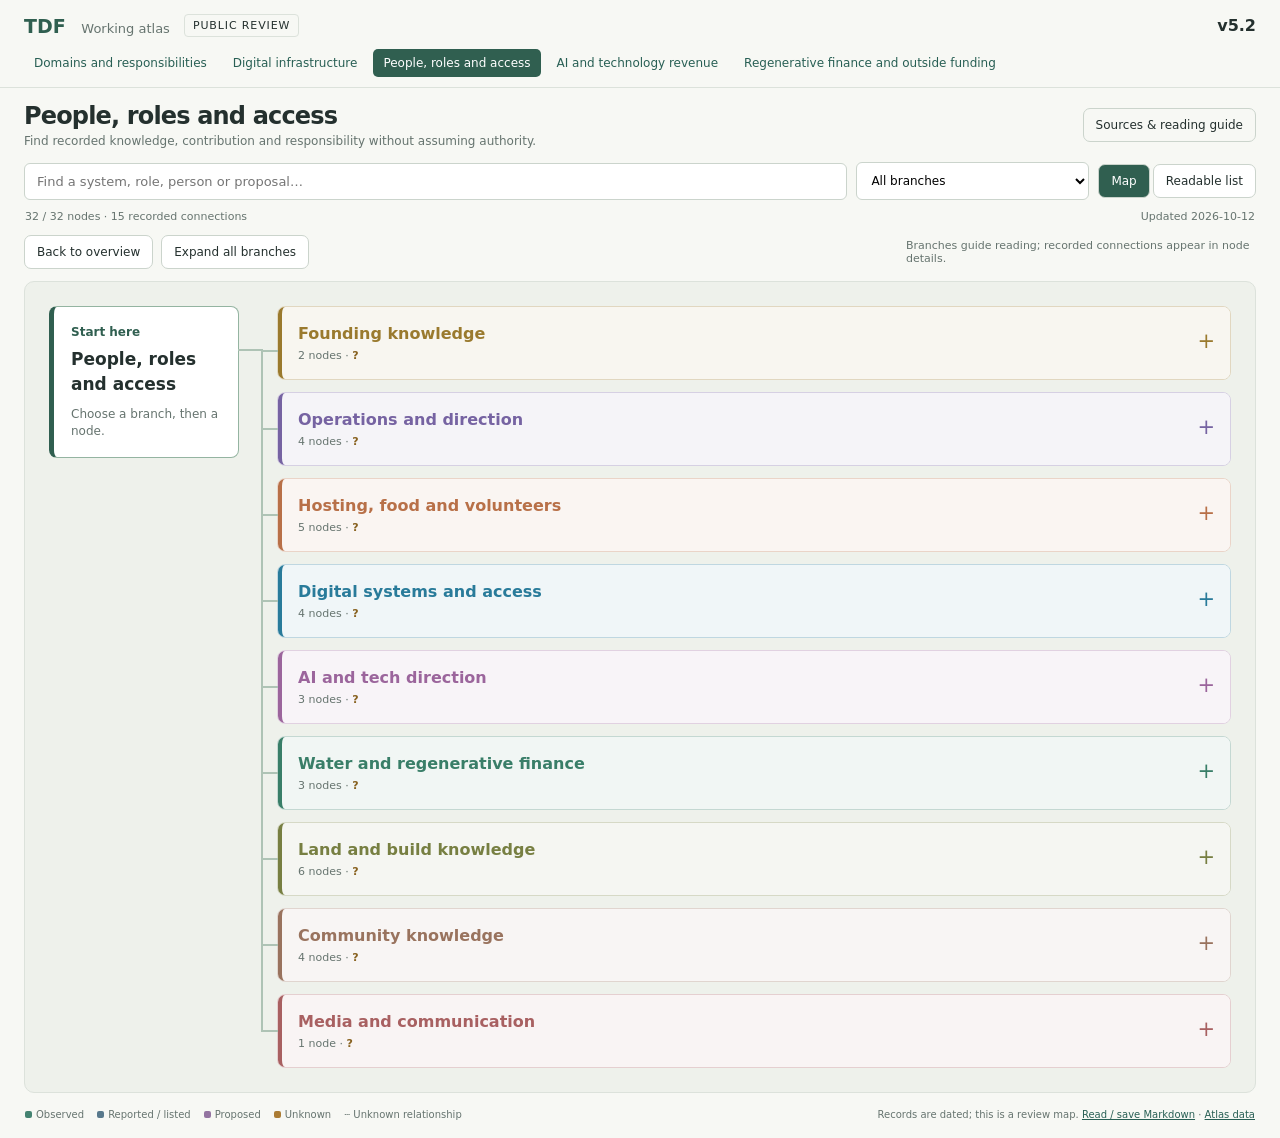
<file: people.html>
<!doctype html>
<html lang="en">
<head><meta charset="utf-8"><meta name="viewport" content="width=device-width,initial-scale=1"><title>People, roles and access · TDF v5.2</title><link rel="stylesheet" href="site.css"></head>
<body>
<a class="skip" href="#workspace">Skip to map</a>
<header><a class="brand" href="index.html">TDF <span>Working atlas</span></a><span class="edition">Public review</span><strong class="version">v5.2</strong></header>
<nav aria-label="Maps"><a href="domains.html" data-map="domains">Domains and responsibilities</a><a href="infrastructure.html" data-map="infrastructure">Digital infrastructure</a><a href="people.html" data-map="people">People, roles and access</a><a href="ai-revenue.html" data-map="ai-revenue">AI and technology revenue</a><a href="regenerative-finance.html" data-map="regenerative-finance">Regenerative finance and outside funding</a></nav>
<main id="workspace">
<div class="heading"><div><h1>People, roles and access</h1><p>Find recorded knowledge, contribution and responsibility without assuming authority.</p></div><button id="about" class="quiet">Sources &amp; reading guide</button></div>
<div class="toolbar" aria-label="Map controls"><label class="search"><span class="sr-only">Search nodes and questions</span><input type="search" id="search" placeholder="Find a system, role, person or proposal…"></label><label class="sr-only" for="group">Work area</label><select id="group"><option value="">All branches</option></select><div class="view-switch"><button id="map-view" aria-pressed="true">Map</button><button id="list-view" aria-pressed="false">Readable list</button></div></div>
<div class="map-meta"><span id="count" role="status" aria-live="polite"></span><span>Updated 2026-10-12</span></div>
<div class="disclosure-controls"><button id="overview">Back to overview</button><button id="expand-all" aria-pressed="false">Expand all branches</button><span class="reading-key">Branches guide reading; recorded connections appear in node details.</span></div>
<div class="map-layout"><section id="viewport" class="viewport" aria-label="Branching map. Choose a branch, then a node."><div id="sizer"><div id="canvas"><svg id="edges" aria-hidden="true"></svg><div id="panels"></div></div></div></section><section id="list" class="list" aria-label="Readable map" hidden></section><aside id="detail" class="detail" hidden aria-labelledby="detail-title"><button id="close-detail" aria-label="Close details">×</button><div id="detail-content"></div></aside></div>
<div id="empty" class="empty" hidden>No matching nodes. <button id="clear">Clear filters</button></div>
<footer><div class="legend"><span><i class="status-observed"></i>Observed</span><span><i class="status-reported"></i>Reported / listed</span><span><i class="status-proposed"></i>Proposed</span><span><i class="status-unknown"></i>Unknown</span><span class="dash">┄ Unknown relationship</span></div><span>Records are dated; this is a review map. <a href="people.md">Read / save Markdown</a> · <a href="atlas.json">Atlas data</a></span></footer>
<noscript><p>JavaScript is off. The complete paired <a href="people.md">Markdown map</a> includes connections and sources.</p><div class="list"><article><h3>Ani</h3><p>listed · 2026-10-09</p><p>Listed cofounder and reported solar-app knowledge contact.</p><ul><li>What solar-app knowledge and role scope should be visible?</li></ul></article><article><h3>Sam</h3><p>listed · 2026-10-11</p><p>Listed cofounder and co-director.</p><ul><li>Which present decisions and delegated limits are confirmed?</li></ul></article><article><h3>Tonya</h3><p>listed · 2026-10-11</p><p>Listed Operations Director; recorded direction and media context.</p><ul><li>What day-to-day remit and escalation route are current?</li></ul></article><article><h3>Luna</h3><p>listed · 2026-10-11</p><p>Listed co-director.</p><ul><li>Which decisions require this role and which are delegated?</li></ul></article><article><h3>Bige</h3><p>reported · 2026-10-11</p><p>Reported host, booking and volunteer-coordination knowledge.</p><ul><li>Which hosting and booking responsibilities are current?</li></ul></article><article><h3>Sonja</h3><p>listed · 2026-10-11</p><p>Listed Space Host with recorded shared care context.</p><ul><li>Which hosting/care scope and cover are confirmed?</li></ul></article><article><h3>Josefina</h3><p>listed · 2026-10-11</p><p>Listed Kitchen Lead.</p><ul><li>What kitchen remit and service cover are confirmed?</li></ul></article><article><h3>Paul</h3><p>reported · 2026-10-09</p><p>Closer contributor; precise remit remains unknown.</p><ul><li>Which Closer contribution and authorised remit are current?</li></ul></article><article><h3>Nuno</h3><p>reported · 2026-10-11</p><p>Reported Bitwarden owner and on-site network knowledge contact.</p><ul><li>Which specific service responsibilities and access boundaries are confirmed?</li></ul></article><article><h3>Matthijs</h3><p>reported · 2026-10-09</p><p>Remote installer knowledge contact.</p><ul><li>Which installed systems can this contact still explain?</li></ul></article><article><h3>Jaggy</h3><p>reported · 2026-10-09</p><p>Current mapping, interview and technical-bridge work.</p><ul><li>Which bounded stewardship outcome and handover are agreed?</li></ul></article><article><h3>Charlie</h3><p>reported · 2026-10-09</p><p>KOMMA / Meld and WOOLPACK direction context.</p><ul><li>What existing work and one useful AI test should be reused?</li></ul></article><article><h3>Jen</h3><p>reported · 2026-10-09</p><p>Artist/home-lab practice with AI, commons and funding input.</p><ul><li>What useful small test and existing work does Jen want visible?</li></ul></article><article><h3>Monty</h3><p>reported · 2026-10-09</p><p>Recorded ecology and regenerative-finance knowledge.</p><ul><li>Which ecology source stewardship and funding role are confirmed?</li></ul></article><article><h3>August</h3><p>reported · 2026-10-09</p><p>Water, nature and financing direction context.</p><ul><li>Which bounded water/finance contribution is current?</li></ul></article><article><h3>Bara</h3><p>reported · 2026-10-12</p><p>Recent land practice and interview knowledge source.</p><ul><li>Which practical routines and changes can be confirmed?</li></ul></article><article><h3>Ofer</h3><p>listed · 2026-10-11</p><p>Listed Land Consultant and expert knowledge route.</p><ul><li>Which exact routine or intervention needs expert correction?</li></ul></article><article><h3>Dylan</h3><p>listed · 2026-10-11</p><p>Listed Land Steward with recorded continuity context.</p><ul><li>What current land-care scope and availability are confirmed?</li></ul></article><article><h3>Joao</h3><p>listed · 2026-10-11</p><p>Listed Land Lead.</p><ul><li>What present lead mandate and handover are confirmed?</li></ul></article><article><h3>Magdalena</h3><p>reported · 2026-10-12</p><p>Plant-care/source corrections in the current land intake.</p><ul><li>Which care notes and source attributions can Magdalena correct?</li></ul></article><article><h3>Julia</h3><p>listed · 2026-10-11</p><p>Listed Carpentry and Build Lead.</p><ul><li>Which build and maintenance requests belong to this role?</li></ul></article><article><h3>Bart</h3><p>reported · 2026-10-09</p><p>Recorded Council / UNITYhub contribution context.</p><ul><li>Which contribution description remains useful and accurate?</li></ul></article><article><h3>Guy</h3><p>reported · 2026-10-09</p><p>Reported Council transcript responsibility context.</p><ul><li>Which existing transcript and correction route can be confirmed?</li></ul></article><article><h3>James</h3><p>reported · 2026-10-09</p><p>Constraints, continuity and priorities input.</p><ul><li>Which practical constraint should a bounded contribution address?</li></ul></article><article><h3>Heitor</h3><p>historical · 2026-10-09</p><p>Retained interview, documentary and reels contribution context.</p><ul><li>Which current media contribution and permitted material are confirmed?</li></ul></article><article><h3>Booking support owner</h3><p>unknown · 2026-10-09</p><p>Who receives, acts on and closes a booking issue?</p><ul><li>Who owns one real issue through authorised action and the reply?</li></ul></article><article><h3>Per-service access owner</h3><p>unknown · 2026-10-11</p><p>Access and support responsibility need per-service confirmation.</p><ul><li>Who approves access and handles failure for each named service?</li></ul></article><article><h3>Decision boundaries</h3><p>unknown · 2026-10-09</p><p>Which role can approve which actual change?</p><ul><li>For two actual changes, who decides and within which limits?</li></ul></article><article><h3>Future AI offer owner</h3><p>unknown · 2026-10-09</p><p>Operator depends on the actual tested offer.</p><ul><li>Which offer, customer result and operator are actually agreed?</li></ul></article><article><h3>Funding applicant</h3><p>unknown · 2026-10-09</p><p>Recipient, mandate and authorised signature to establish.</p><ul><li>Which entity can apply and who has its mandate?</li></ul></article><article><h3>Space Hosts</h3><p>reported · 2026-10-11</p><p>Shared role with Sonja and Bige recorded as holders.</p><ul><li>What full roster, remit and issue-resolution route are current?</li></ul></article><article><h3>Co-directors</h3><p>listed · 2026-10-11</p><p>Sam and Luna are listed as holders of this shared role.</p><ul><li>Which actual decisions and delegated limits are confirmed?</li></ul></article></div></noscript>
</main><script type="application/json" id="atlas-data">{"version":"v5.2","edition":"public","map":{"id":"people","title":"People, roles and access","subtitle":"Find recorded knowledge, contribution and responsibility without assuming authority.","intro":"One person can contribute to several areas and a role can have several holders. Names and source dates help you find a useful starting contact; they do not promise current presence, capacity or permission. The domain map contains the wider role inventory. Open responsibility nodes describe a missing confirmation, not a claim that nobody does the work.","updated":"2026-10-12","groups":[{"id":"founders","title":"Founding knowledge","color":"#9a7a2e","description":"Founding history and solar-app knowledge do not settle present authority."},{"id":"operations","title":"Operations and direction","color":"#7663a2","description":"Published roles with decision boundaries still to clarify."},{"id":"hosting","title":"Hosting, food and volunteers","color":"#b87048","description":"Multiple recorded holders and concrete service questions."},{"id":"digital","title":"Digital systems and access","color":"#297b9a","description":"Separate contribution, knowledge contact, service ownership and access grants."},{"id":"ai","title":"AI and tech direction","color":"#9b659c","description":"Distinct practices and exploratory future work."},{"id":"regeneration","title":"Water and regenerative finance","color":"#397e68","description":"Recorded water, ecology and finance knowledge."},{"id":"land","title":"Land and build knowledge","color":"#777f42","description":"Practical sources, listed roles and expert review are different."},{"id":"community","title":"Community knowledge","color":"#99735e","description":"Selected recorded contributions, with present scope still to check."},{"id":"media","title":"Media and communication","color":"#a86061","description":"Historical contribution context and current editorial roles remain separate."}],"nodes":[{"id":"ani","label":"Ani","group":"founders","kind":"person","status":"listed","asOf":"2026-10-09","summary":"Listed cofounder and reported solar-app knowledge contact.","details":["The cofounder and solar-app contact are the same safely reconciled identity.","Founding knowledge is distinct from present decision or account authority."],"questions":["What solar-app knowledge and role scope should be visible?"],"sources":["W10","R21","R25"],"related":[{"map":"infrastructure","node":"solarapp","label":"Reported app knowledge"},{"map":"infrastructure","node":"solar","label":"Existing solar assets"},{"map":"domains","label":"Founding and monitoring responsibilities"}]},{"id":"sam","label":"Sam","group":"founders","kind":"person","status":"listed","asOf":"2026-10-11","summary":"Listed cofounder and co-director.","details":["Founding history and the published director role are separate facts.","Listed director status does not establish every technical approval or spending limit."],"questions":["Which present decisions and delegated limits are confirmed?"],"sources":["W1","W10","D1"],"related":[{"map":"domains","label":"Co-directors and decision boundaries"}]},{"id":"tonya","label":"Tonya","group":"operations","kind":"person","status":"listed","asOf":"2026-10-11","summary":"Listed Operations Director; recorded direction and media context.","details":["The repeated operations and media entries represent one person.","Use the operations role to identify the appropriate route, with specific decision limits still to confirm."],"questions":["What day-to-day remit and escalation route are current?"],"sources":["W1","R21","R18","D1"],"related":[{"map":"infrastructure","node":"pulse","label":"Event-reader and editorial context"},{"map":"domains","label":"Operations and communication roles"}]},{"id":"luna","label":"Luna","group":"operations","kind":"person","status":"listed","asOf":"2026-10-11","summary":"Listed co-director.","details":["The role can have more than one holder; Sam is separately listed.","Present scope and approval limits remain to confirm."],"questions":["Which decisions require this role and which are delegated?"],"sources":["W1","D1","R21"],"related":[{"map":"domains","label":"Co-director role and finance boundaries"}]},{"id":"bige","label":"Bige","group":"hosting","kind":"person","status":"reported","asOf":"2026-10-11","summary":"Reported host, booking and volunteer-coordination knowledge.","details":["Bige and Sonja are both recorded in shared hosting/care context.","Booking knowledge is distinct from Closer deployment ownership.","Recorded source capture does not by itself verify field claims."],"questions":["Which hosting and booking responsibilities are current?"],"sources":["R14","R21","W10","D1","R9"],"related":[{"map":"infrastructure","node":"closer","label":"Booking platform context"},{"map":"domains","label":"Hosting, bookings and volunteer roles"}]},{"id":"sonja","label":"Sonja","group":"hosting","kind":"person","status":"listed","asOf":"2026-10-11","summary":"Listed Space Host with recorded shared care context.","details":["The Space Hosts role has multiple recorded holders.","A public role listing does not establish a full current rota, attendance or universal responsibility."],"questions":["Which hosting/care scope and cover are confirmed?"],"sources":["W1","R14","D1"],"related":[{"map":"infrastructure","node":"closer","label":"Hosting and booking workflow"},{"map":"domains","label":"Multiple hosting and care holders"}]},{"id":"josefina","label":"Josefina","group":"hosting","kind":"person","status":"listed","asOf":"2026-10-11","summary":"Listed Kitchen Lead.","details":["This adds the concrete food role retained in the current domain source.","Kitchen leadership does not identify every shift, supply or purchasing role."],"questions":["What kitchen remit and service cover are confirmed?"],"sources":["W1","D1"],"related":[{"map":"domains","label":"Kitchen leadership, shifts and supplies"}]},{"id":"paul","label":"Paul","group":"digital","kind":"person","status":"reported","asOf":"2026-10-09","summary":"Closer contributor; precise remit remains unknown.","details":["The owner correction records contribution to Closer.","Contribution does not establish service ownership, hosting duties, permissions or continuing support obligations."],"questions":["Which Closer contribution and authorised remit are current?"],"sources":["R28","D1"],"related":[{"map":"infrastructure","node":"closer","label":"Platform contribution context"},{"map":"domains","label":"Closer contribution and service ownership"}]},{"id":"nuno","label":"Nuno","group":"digital","kind":"person","status":"reported","asOf":"2026-10-11","summary":"Reported Bitwarden owner and on-site network knowledge contact.","details":["The 9 October password handoff identifies Nuno as reported TDF Bitwarden owner.","The team listing names Web3 and Impact Data Lead.","Network and media context add recorded contributions; they do not make Nuno every system's administrator."],"questions":["Which specific service responsibilities and access boundaries are confirmed?"],"sources":["A1","R21","W1","R18","D1","R9"],"related":[{"map":"infrastructure","node":"bitwarden","label":"Reported vault ownership"},{"map":"infrastructure","node":"activity","label":"Recorded network knowledge"},{"map":"domains","label":"Web3, access and network scopes"}]},{"id":"mathijs","label":"Matthijs","group":"digital","kind":"person","status":"reported","asOf":"2026-10-09","summary":"Remote installer knowledge contact.","details":["Jaggy confirmed the Matthijs / Mathijs identity match.","Historical setup knowledge does not assign current service ownership or access rights."],"questions":["Which installed systems can this contact still explain?"],"sources":["R21","R27","D1"],"related":[{"map":"infrastructure","node":"switch","label":"Network setup knowledge"},{"map":"infrastructure","node":"ha","label":"Historical monitoring setup context"},{"map":"domains","label":"Network and monitoring contacts"}]},{"id":"jaggy","label":"Jaggy","group":"community","kind":"person","status":"reported","asOf":"2026-10-09","summary":"Current mapping, interview and technical-bridge work.","details":["This contribution connects requests and source questions with people who can act.","Mapping a service or role does not confer runtime, account or publication authority."],"questions":["Which bounded stewardship outcome and handover are agreed?"],"sources":["R21","R27","D1"],"related":[{"map":"infrastructure","node":"records","label":"Retained knowledge and discovery"},{"map":"infrastructure","node":"activity","label":"Reported repair case"},{"map":"ai-revenue","label":"Future offer scope"},{"map":"domains","label":"Mapping and technical bridge roles"}]},{"id":"charlie","label":"Charlie","group":"ai","kind":"person","status":"reported","asOf":"2026-10-09","summary":"KOMMA / Meld and WOOLPACK direction context.","details":["Published KOMMA context includes commons, financing and governance.","Meld and WOOLPACK are recorded initiatives, not accepted TDF deployments.","Charlie and Jen retain distinct practices."],"questions":["What existing work and one useful AI test should be reused?"],"sources":["R1","W15","R27"],"related":[{"map":"ai-revenue","label":"Separate offer and demand tests"},{"map":"infrastructure","node":"localai","label":"Conditional processing capacity"}]},{"id":"jen","label":"Jen","group":"ai","kind":"person","status":"reported","asOf":"2026-10-09","summary":"Artist/home-lab practice with AI, commons and funding input.","details":["Jen's practice and feedback are retained as owner-reported work context.","No company identity, joint company or formal Charlie/Jen hierarchy is established.","Their input is distinct from Monty/August's water and regenerative-finance direction."],"questions":["What useful small test and existing work does Jen want visible?"],"sources":["R15","R27","D1"],"related":[{"map":"ai-revenue","label":"Exploratory AI and commons work"},{"map":"infrastructure","node":"localai","label":"Conditional local processing"},{"map":"domains","label":"Knowledge-upkeep contact and future scopes"}]},{"id":"monty","label":"Monty","group":"regeneration","kind":"person","status":"reported","asOf":"2026-10-09","summary":"Recorded ecology and regenerative-finance knowledge.","details":["The source connects Monty and August around water, nature and regenerative finance.","Repository contribution and knowledge do not establish every funding-applicant or land-operator mandate."],"questions":["Which ecology source stewardship and funding role are confirmed?"],"sources":["R14","R25","D1","R11"],"related":[{"map":"infrastructure","node":"ecology","label":"Ecology repository context"},{"map":"regenerative-finance","label":"Regenerative-finance routes"},{"map":"domains","label":"Water data and funding knowledge"}]},{"id":"august","label":"August","group":"regeneration","kind":"person","status":"reported","asOf":"2026-10-09","summary":"Water, nature and financing direction context.","details":["Jaggy reports a related water/ReFi direction with Monty.","This relationship is a work association, not a merged AI team or a funding award."],"questions":["Which bounded water/finance contribution is current?"],"sources":["R21","R25","D1"],"related":[{"map":"regenerative-finance","label":"Water and outside-funding projects"},{"map":"domains","label":"Water-monitoring knowledge contact"}]},{"id":"bara","label":"Bara","group":"land","kind":"person","status":"reported","asOf":"2026-10-12","summary":"Recent land practice and interview knowledge source.","details":["Latest land handover preserves Bara's perishable practice/history as a distinct source.","Human corrections and expert review are separate from recordings or automatic drafts."],"questions":["Which practical routines and changes can be confirmed?"],"sources":["R9"],"related":[{"map":"domains","label":"Land practice and capture/review"}]},{"id":"ofer","label":"Ofer","group":"land","kind":"person","status":"listed","asOf":"2026-10-11","summary":"Listed Land Consultant and expert knowledge route.","details":["Expert/advisory role is distinct from routine field care or source recording.","An expert question prepared in a handoff is not a completed review."],"questions":["Which exact routine or intervention needs expert correction?"],"sources":["W1","R9","D1"],"related":[{"map":"infrastructure","node":"water","label":"Measurement and field context"},{"map":"regenerative-finance","label":"Bounded land interventions"},{"map":"domains","label":"Land Consultant role"}]},{"id":"dylan","label":"Dylan","group":"land","kind":"person","status":"listed","asOf":"2026-10-11","summary":"Listed Land Steward with recorded continuity context.","details":["The listed role and historical practical continuity remain retained.","Latest source direction keeps field-review and acceptance participants separate."],"questions":["What current land-care scope and availability are confirmed?"],"sources":["W1","R9","D1"],"related":[{"map":"domains","label":"Land Steward role"}]},{"id":"joao","label":"Joao","group":"land","kind":"person","status":"listed","asOf":"2026-10-11","summary":"Listed Land Lead.","details":["The domain source adds this published role alongside steward, consultant and practical-source roles.","Joao and Bara are separate identities."],"questions":["What present lead mandate and handover are confirmed?"],"sources":["W1","D1"],"related":[{"map":"domains","label":"Land Lead role"}]},{"id":"magdalena","label":"Magdalena","group":"land","kind":"person","status":"reported","asOf":"2026-10-12","summary":"Plant-care/source corrections in the current land intake.","details":["Latest supplied plant material is retained with its provenance and uncertainty.","A supplied inventory or automatic transcript is not verified plant identity, current instruction or accepted canon."],"questions":["Which care notes and source attributions can Magdalena correct?"],"sources":["R9"],"related":[{"map":"domains","label":"Land knowledge capture and review"}]},{"id":"julia","label":"Julia","group":"land","kind":"person","status":"listed","asOf":"2026-10-11","summary":"Listed Carpentry and Build Lead.","details":["The published build role is separate from complete maintenance responsibility.","Current remit and cover require confirmation."],"questions":["Which build and maintenance requests belong to this role?"],"sources":["W1","D1"],"related":[{"map":"domains","label":"Build lead and maintenance roles"}]},{"id":"bart","label":"Bart","group":"community","kind":"person","status":"reported","asOf":"2026-10-09","summary":"Recorded Council / UNITYhub contribution context.","details":["This is selected past work context.","It does not establish current council membership, availability or decision authority."],"questions":["Which contribution description remains useful and accurate?"],"sources":["R15","R17"],"related":[{"map":"domains","label":"Participation and community responsibilities"}]},{"id":"guy","label":"Guy","group":"community","kind":"person","status":"reported","asOf":"2026-10-09","summary":"Reported Council transcript responsibility context.","details":["The retained people source reports transcript-related work.","No current transcript custody, publishing mandate or availability is inferred."],"questions":["Which existing transcript and correction route can be confirmed?"],"sources":["R15"],"related":[{"map":"infrastructure","node":"records","label":"Existing source custody and discovery"}]},{"id":"james","label":"James","group":"community","kind":"person","status":"reported","asOf":"2026-10-09","summary":"Constraints, continuity and priorities input.","details":["A supplied account informed contribution and bottleneck discussion.","A person's input does not by itself establish an adopted policy or current decision mandate."],"questions":["Which practical constraint should a bounded contribution address?"],"sources":["R17"],"related":[{"map":"domains","label":"Operations and participation context"}]},{"id":"heitor","label":"Heitor","group":"media","kind":"person","status":"historical","asOf":"2026-10-09","summary":"Retained interview, documentary and reels contribution context.","details":["The selected source records media work, reviewed in the 9 October atlas source pass.","This is not a current editorial appointment, roster or publication permission."],"questions":["Which current media contribution and permitted material are confirmed?"],"sources":["R18"],"related":[{"map":"infrastructure","node":"media","label":"Media library and permissions"},{"map":"domains","label":"Media contribution and editorial responsibility"}]},{"id":"booking_owner","label":"Booking support owner","group":"hosting","kind":"unknown","status":"unknown","asOf":"2026-10-09","summary":"Who receives, acts on and closes a booking issue?","details":["Bige and Sonja provide recorded booking/hosting context.","The actual Closer maintainer and request-resolution owner still need confirmation."],"questions":["Who owns one real issue through authorised action and the reply?"],"sources":["R28","D1"],"related":[{"map":"infrastructure","node":"closer","label":"Platform and service-owner question"},{"map":"domains","label":"Bookings and Closer service ownership"}]},{"id":"digital_owner","label":"Per-service access owner","group":"digital","kind":"unknown","status":"unknown","asOf":"2026-10-11","summary":"Access and support responsibility need per-service confirmation.","details":["A single generic administrator cannot safely fill the different service gaps.","Reported Bitwarden ownership is known; the other service scopes still need evidence."],"questions":["Who approves access and handles failure for each named service?"],"sources":["R21","R28","A1","D1"],"related":[{"map":"infrastructure","node":"permissions","label":"Specific service ownership"},{"map":"infrastructure","node":"support","label":"Failure and recovery"}]},{"id":"authority_gap","label":"Decision boundaries","group":"operations","kind":"unknown","status":"unknown","asOf":"2026-10-09","summary":"Which role can approve which actual change?","details":["Domain, accountable role, current holder and decision authority differ.","Published directors and contacts do not produce a universal authority chart."],"questions":["For two actual changes, who decides and within which limits?"],"sources":["R27","R23","D1"],"related":[{"map":"domains","label":"Delegation and signature boundaries"}]},{"id":"offer_owner","label":"Future AI offer owner","group":"ai","kind":"unknown","status":"unknown","asOf":"2026-10-09","summary":"Operator depends on the actual tested offer.","details":["Charlie, Jen and Jaggy have relevant exploratory context.","No shared operator, business team or service commitment is appointed by this map."],"questions":["Which offer, customer result and operator are actually agreed?"],"sources":["R27","D1"],"related":[{"map":"ai-revenue","label":"Concrete offer and operating conditions"}]},{"id":"applicant_gap","label":"Funding applicant","group":"regeneration","kind":"unknown","status":"unknown","asOf":"2026-10-09","summary":"Recipient, mandate and authorised signature to establish.","details":["Knowledge contacts and published support providers are distinct from an applicant.","Funding lead, preparation, submission and award are separate states."],"questions":["Which entity can apply and who has its mandate?"],"sources":["R23","R27","D1"],"related":[{"map":"regenerative-finance","label":"Funding instruments and applicant conditions"},{"map":"domains","label":"Funding and contracts roles"}]},{"id":"space_hosts","label":"Space Hosts","group":"hosting","kind":"role","status":"reported","asOf":"2026-10-11","summary":"Shared role with Sonja and Bige recorded as holders.","details":["Sonja is listed; Bige is reported in the reviewed shared-hosting context.","Additional holders and cover can be recorded after confirmation.","This selected role does not exhaust hospitality responsibilities."],"questions":["What full roster, remit and issue-resolution route are current?"],"sources":["W1","D1"],"related":[{"map":"domains","label":"Full hospitality and care roles"}]},{"id":"co_directors","label":"Co-directors","group":"operations","kind":"role","status":"listed","asOf":"2026-10-11","summary":"Sam and Luna are listed as holders of this shared role.","details":["One role can have several holders.","The listing still needs specific decision, delegation and signature boundaries."],"questions":["Which actual decisions and delegated limits are confirmed?"],"sources":["W1","D1"],"related":[{"map":"domains","label":"Shared directors and decision authority"}]}],"edges":[{"from":"ani","to":"sam","label":"Listed cofounders","status":"listed","kind":"association","sources":["W10"]},{"from":"monty","to":"august","label":"Reported water and regenerative-finance direction","status":"reported","kind":"association","sources":["R25"]},{"from":"sonja","to":"space_hosts","label":"Listed host; shared role context","status":"listed","kind":"holder","sources":["W1","D1"]},{"from":"bige","to":"space_hosts","label":"Reported shared hosting holder","status":"reported","kind":"holder","sources":["D1"]},{"from":"sam","to":"co_directors","label":"Listed co-director","status":"listed","kind":"holder","sources":["W1","D1"]},{"from":"luna","to":"co_directors","label":"Listed co-director","status":"listed","kind":"holder","sources":["W1","D1"]},{"from":"space_hosts","to":"booking_owner","label":"Booking issue-resolution accountability to clarify","status":"unknown","kind":"responsibility","sources":["D1","R28"]},{"from":"tonya","to":"authority_gap","label":"Operations limits to clarify","status":"unknown","kind":"authority","sources":["W1","R27"]},{"from":"co_directors","to":"authority_gap","label":"Director decision boundaries to clarify","status":"unknown","kind":"authority","sources":["W1","D1"]},{"from":"nuno","to":"digital_owner","label":"Other service scopes to confirm","status":"unknown","kind":"responsibility","sources":["A1","D1"]},{"from":"paul","to":"digital_owner","label":"Closer service owner is not established by contribution","status":"unknown","kind":"responsibility","sources":["R28","D1"]},{"from":"charlie","to":"offer_owner","label":"Possible input to a specific future offer","status":"proposed","kind":"knowledge","sources":["R27","D1"]},{"from":"jen","to":"offer_owner","label":"Possible input from a distinct practice","status":"proposed","kind":"knowledge","sources":["R27","D1"]},{"from":"jaggy","to":"offer_owner","label":"Exploratory technical/business contribution","status":"proposed","kind":"knowledge","sources":["R27","D1"]},{"from":"monty","to":"applicant_gap","label":"Funding knowledge; applicant mandate unconfirmed","status":"unknown","kind":"knowledge","sources":["D1","R23"]}],"sources":[{"id":"R1","title":"Retained WOOLPACK infrastructure account","date":"2026-09-26","url":null},{"id":"R9","title":"Current land capture and review handoff","date":"2026-10-12","url":null},{"id":"R11","title":"Closer and ecology retained source context","date":"2026-09-30","url":null},{"id":"R14","title":"Reviewed professional role context","date":"2026-10-09","url":null},{"id":"R15","title":"Reviewed contribution and meeting context","date":"2026-10-09","url":null},{"id":"R17","title":"Retained community constraints account","date":"2026-10-09","url":null},{"id":"R18","title":"Selected media work context, reviewed 9 October","date":"2026-10-09","url":null},{"id":"R21","title":"Direct infrastructure and contact corrections","date":"2026-10-09","url":null},{"id":"R23","title":"Retained entity and governing-source context","date":"2026-10-09","url":null},{"id":"R25","title":"Direct people and work-group corrections","date":"2026-10-09","url":null},{"id":"R27","title":"Meeting scope and confirmed identity corrections","date":"2026-10-09","url":null},{"id":"R28","title":"Direct Closer contribution correction","date":"2026-10-09","url":null},{"id":"A1","title":"Passwords and access ownership handoff","date":"2026-10-09","url":null},{"id":"D1","title":"Multiple role holders and current role source","date":"2026-10-11","url":null},{"id":"W1","title":"Official team role listing, last checked 11 October","date":"2026-10-11","url":"https://www.traditionaldreamfactory.com/team"},{"id":"W10","title":"Official founding and member-source reconciliation","date":"2026-10-09","url":"https://www.traditionaldreamfactory.com/our-history"},{"id":"W15","title":"KOMMA published professional context, last checked 9 October","date":"2026-10-09","url":"https://www.komma.systems/en/team/charlie"}],"checks":[{"question":"Trace one booking request to its authorised resolver and answer.","who":"Bige, current hosts and actual Closer maintainers","result":"A complete request route with an accountable owner.","node":"booking_owner"},{"question":"Confirm several holders and cover for Space Hosts.","who":"Actual hosting holders / roster maintainer","result":"A dated role record that includes more than one holder.","node":"space_hosts"},{"question":"Confirm Bitwarden ownership and distinguish the other service scopes.","who":"Nuno as reported vault owner and actual service operators","result":"Nonsecret owner/access routes without universal-admin assumptions.","node":"nuno"},{"question":"Clarify two actual change-approval examples.","who":"Tonya and the relevant listed directors / entity holders","result":"Specific authority limits and escalation route.","node":"authority_gap"},{"question":"Identify one useful small AI test from existing work.","who":"Charlie, Jen and the actual outcome owner","result":"One test with a user and useful result; an operator still requires agreement.","node":"offer_owner"},{"question":"Correct current practical land-source claims.","who":"Bara / Magdalena for their accounts, Ofer for expert questions","result":"Dated human corrections with attribution; no assumed Dylan/Nuno acceptance gate.","node":"bara"},{"question":"Use a real question to find a contact and check its route.","who":"One unfamiliar contributor and the relevant knowledge holder","result":"A wrong turn identified and corrected in this map.","node":"jaggy"}]}}</script><script src="site.js"></script></body></html>
</file>
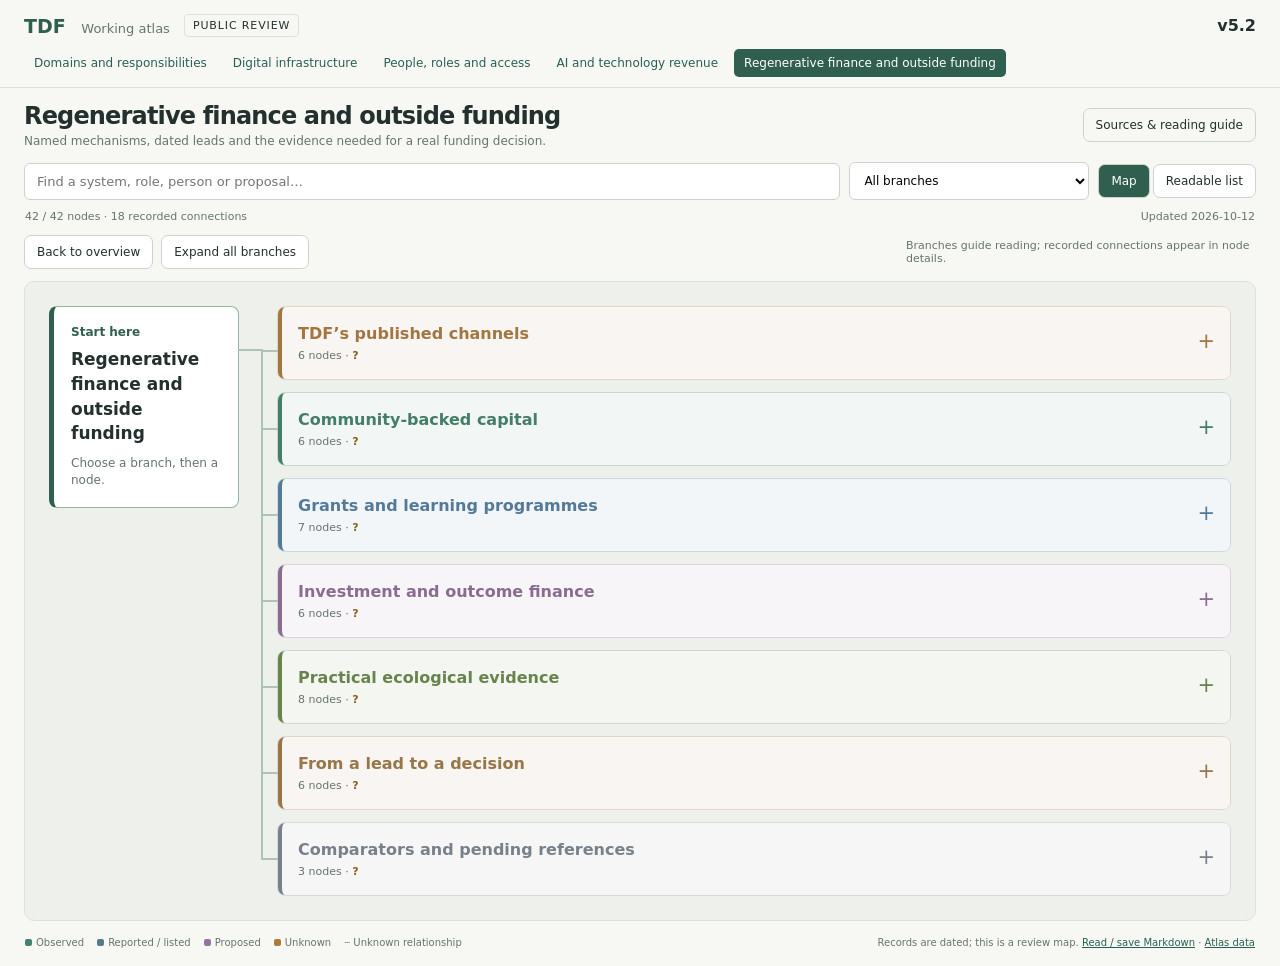
<file: regenerative-finance.html>
<!doctype html>
<html lang="en">
<head><meta charset="utf-8"><meta name="viewport" content="width=device-width,initial-scale=1"><title>Regenerative finance and outside funding · TDF v5.2</title><link rel="stylesheet" href="site.css"></head>
<body>
<a class="skip" href="#workspace">Skip to map</a>
<header><a class="brand" href="index.html">TDF <span>Working atlas</span></a><span class="edition">Public review</span><strong class="version">v5.2</strong></header>
<nav aria-label="Maps"><a href="domains.html" data-map="domains">Domains and responsibilities</a><a href="infrastructure.html" data-map="infrastructure">Digital infrastructure</a><a href="people.html" data-map="people">People, roles and access</a><a href="ai-revenue.html" data-map="ai-revenue">AI and technology revenue</a><a href="regenerative-finance.html" data-map="regenerative-finance">Regenerative finance and outside funding</a></nav>
<main id="workspace">
<div class="heading"><div><h1>Regenerative finance and outside funding</h1><p>Named mechanisms, dated leads and the evidence needed for a real funding decision.</p></div><button id="about" class="quiet">Sources &amp; reading guide</button></div>
<div class="toolbar" aria-label="Map controls"><label class="search"><span class="sr-only">Search nodes and questions</span><input type="search" id="search" placeholder="Find a system, role, person or proposal…"></label><label class="sr-only" for="group">Work area</label><select id="group"><option value="">All branches</option></select><div class="view-switch"><button id="map-view" aria-pressed="true">Map</button><button id="list-view" aria-pressed="false">Readable list</button></div></div>
<div class="map-meta"><span id="count" role="status" aria-live="polite"></span><span>Updated 2026-10-12</span></div>
<div class="disclosure-controls"><button id="overview">Back to overview</button><button id="expand-all" aria-pressed="false">Expand all branches</button><span class="reading-key">Branches guide reading; recorded connections appear in node details.</span></div>
<div class="map-layout"><section id="viewport" class="viewport" aria-label="Branching map. Choose a branch, then a node."><div id="sizer"><div id="canvas"><svg id="edges" aria-hidden="true"></svg><div id="panels"></div></div></div></section><section id="list" class="list" aria-label="Readable map" hidden></section><aside id="detail" class="detail" hidden aria-labelledby="detail-title"><button id="close-detail" aria-label="Close details">×</button><div id="detail-content"></div></aside></div>
<div id="empty" class="empty" hidden>No matching nodes. <button id="clear">Clear filters</button></div>
<footer><div class="legend"><span><i class="status-observed"></i>Observed</span><span><i class="status-reported"></i>Reported / listed</span><span><i class="status-proposed"></i>Proposed</span><span><i class="status-unknown"></i>Unknown</span><span class="dash">┄ Unknown relationship</span></div><span>Records are dated; this is a review map. <a href="regenerative-finance.md">Read / save Markdown</a> · <a href="atlas.json">Atlas data</a></span></footer>
<noscript><p>JavaScript is off. The complete paired <a href="regenerative-finance.md">Markdown map</a> includes connections and sources.</p><div class="list"><article><h3>TDF fundraiser</h3><p>listed · 2026-10-09</p><p>TDF publishes several ways to back the place.</p><ul><li>What receipts, restrictions and obligations exist for each route?</li></ul></article><article><h3>Token backing</h3><p>listed · 2026-10-09</p><p>Token backing is a published access/governance route.</p><ul><li>What current rights and intended use does the actual backing provide?</li></ul></article><article><h3>Private lending</h3><p>listed · 2026-10-09</p><p>Private lending is a published financing route.</p><ul><li>Who is the borrower and what approved terms and obligations apply?</li></ul></article><article><h3>Prepaid stays</h3><p>listed · 2026-10-09</p><p>Prepaid stays offer advance cash with future accommodation owed.</p><ul><li>What future stays or services must be delivered?</li></ul></article><article><h3>Monthly support</h3><p>listed · 2026-10-09</p><p>Monthly backing is a published recurring-support route.</p><ul><li>What support is active and what obligations accompany it?</li></ul></article><article><h3>Current funding ledger</h3><p>unknown · 2026-10-09</p><p>The current received, restricted and owed position needs recovery.</p><ul><li>Which existing owner can establish current funding and commitments?</li></ul></article><article><h3>OASA Village Fund</h3><p>listed · 2026-10-09</p><p>OASA advertises a Village Fund and Artizen matching model.</p><ul><li>Is TDF participating and what current pool and conditions apply?</li></ul></article><article><h3>OASA catalytic capital</h3><p>listed · 2026-10-09</p><p>OASA describes donations, patient loans and repayable grants.</p><ul><li>Which instrument, if any, is currently active for TDF?</li></ul></article><article><h3>Ma Earth</h3><p>listed · 2026-10-09</p><p>Ma Earth nature-project matching is a future dated lead.</p><ul><li>Does a bounded land project match the actual current route?</li></ul></article><article><h3>ReFi / Localism Fund</h3><p>historical · 2026-10-09</p><p>ReFi / Localism Fund has a documented local grant-programme model.</p><ul><li>Which current programme, if any, is relevant to a local funding hub?</li></ul></article><article><h3>One Project</h3><p>listed · 2026-10-09</p><p>One Project announced a Common Action Fund for 2027.</p><ul><li>What actual partnership or call conditions apply?</li></ul></article><article><h3>Monty + August</h3><p>reported · 2026-10-09</p><p>Monty and August are knowledge routes for water and ReFi context.</p><ul><li>What existing ecological or funding work should be recovered first?</li></ul></article><article><h3>ADL / PEPAC</h3><p>listed · 2026-10-09</p><p>ADL / PEPAC is a dated local-investment lead with incomplete eligibility review.</p><ul><li>Does the full current notice fit a real project and capable applicant?</li></ul></article><article><h3>Mozilla Incubator</h3><p>listed · 2026-10-09</p><p>Mozilla Incubator supports working community technology; retain as a dated future lead.</p><ul><li>Is there a working tool with early community value and a matching actual call?</li></ul></article><article><h3>Foresight Local Compute</h3><p>listed · 2026-10-09</p><p>Foresight Local Compute is a dated science/safety research lead.</p><ul><li>Is a bounded eligible project and capable team present?</li></ul></article><article><h3>Erasmus+ learning</h3><p>listed · 2026-10-09</p><p>Erasmus+ can support an eligible learning partnership.</p><ul><li>Are actual partners, purpose and agency round eligible?</li></ul></article><article><h3>Charlie&#x27;s NEB plan</h3><p>historical · 2026-10-09</p><p>Charlie’s September Connect NEB plan is historical proposal context.</p><ul><li>Which lessons from the earlier community-participation proposal are useful?</li></ul></article><article><h3>Start PME</h3><p>listed · 2026-10-09</p><p>Start PME is publicly listed for Grant Support.</p><ul><li>What current engagement and application records exist?</li></ul></article><article><h3>Anura Capital</h3><p>listed · 2026-10-09</p><p>Anura describes regenerative real-estate investment and advisory.</p><ul><li>Would any actual mandate match the project’s ownership and return needs?</li></ul></article><article><h3>Rebalance Earth</h3><p>listed · 2026-10-09</p><p>Rebalance Earth structures natural-capital and outcome investment.</p><ul><li>Is there an actual paid ecological outcome and suitable mandate?</li></ul></article><article><h3>Paying beneficiary</h3><p>unknown · 2026-10-09</p><p>A paying beneficiary for an ecological outcome has not been identified.</p><ul><li>Who would pay for which measured outcome?</li></ul></article><article><h3>Capital obligations</h3><p>proposed · 2026-10-09</p><p>Each capital instrument carries different obligations.</p><ul><li>What duties and approvals accompany the selected instrument?</li></ul></article><article><h3>Portugal / project fit</h3><p>unknown · 2026-10-09</p><p>Territory, entity and project fit remain route-specific.</p><ul><li>Which applicant and place qualify for the actual route?</li></ul></article><article><h3>Costs beyond a grant</h3><p>proposed · 2026-10-09</p><p>Account for costs beyond the grant.</p><ul><li>Can the project be delivered and maintained on its actual cash schedule?</li></ul></article><article><h3>Existing land work</h3><p>reported · 2026-10-09</p><p>Existing water, wells, soil and stewardship work is the starting point.</p><ul><li>What useful land task has a willing practitioner and reviewer?</li></ul></article><article><h3>Ecology Repositree</h3><p>observed · 2026-10-09</p><p>Ecology Repositree retains source-linked places, projects and data.</p><ul><li>Which current source and maintainer support the chosen project?</li></ul></article><article><h3>Baseline + outcome</h3><p>proposed · 2026-10-09</p><p>A credible outcome needs a baseline, method and uncertainty.</p><ul><li>What before/after evidence can a capable owner actually maintain?</li></ul></article><article><h3>Digital + people maps</h3><p>proposed · 2026-10-09</p><p>Findable records and clear access support ecological continuity.</p><ul><li>Can the real practitioner find and use the permitted evidence?</li></ul></article><article><h3>Permitted evidence</h3><p>proposed · 2026-10-09</p><p>Evidence needs permission, attribution and a correction route.</p><ul><li>Which evidence can be used, by whom and for which purpose?</li></ul></article><article><h3>Delivery capacity</h3><p>unknown · 2026-10-09</p><p>A named willing maintainer and credible scope need confirmation.</p><ul><li>Who will do, review and maintain the work?</li></ul></article><article><h3>Applicant / signatory</h3><p>unknown · 2026-10-09</p><p>Applicant and signatory must be identified for the selected route.</p><ul><li>Which actual entity/person is eligible and authorised to sign?</li></ul></article><article><h3>Existing proposals</h3><p>unknown · 2026-10-09</p><p>Recover existing proposals, decisions and receipts before adding work.</p><ul><li>What is already proposed, submitted, decided or obligated?</li></ul></article><article><h3>One fundable project</h3><p>proposed · 2026-10-09</p><p>Choose one bounded ecological project before matching funding.</p><ul><li>Which project can a real team credibly deliver?</li></ul></article><article><h3>Pursue / later / not fit</h3><p>proposed · 2026-10-09</p><p>Classify routes as pursue, later or not fit with reasons.</p><ul><li>What evidence changes a lead into a decision?</li></ul></article><article><h3>Decision record</h3><p>proposed · 2026-10-09</p><p>Record the source date, status, owner route and next result.</p><ul><li>What is the next evidence-backed state for the chosen lead?</li></ul></article><article><h3>AI / tech revenue map</h3><p>proposed · 2026-10-09</p><p>Earned AI/tech income remains a separate route.</p><ul><li>Which actual customer payment belongs in the income record?</li></ul></article><article><h3>NLnet · Restack lead</h3><p>listed · 2026-10-09</p><p>A dated lead for a reusable open-source improvement.</p><ul><li>What reusable missing capability, existing project and eligible team fit the actual current call?</li></ul></article><article><h3>TDF biochar / pyrolysis plan</h3><p>listed · 2026-10-09</p><p>An existing published ecological project needs current status recovery.</p><ul><li>Who owns the current proposal and what equipment, feedstock, labour, buyer and verification evidence exists?</li></ul></article><article><h3>FarmTree</h3><p>reported · 2026-10-10</p><p>A possible agroforestry modelling/research connection offered by Matthijs.</p><ul><li>Is there a concrete land question, suitable input data and useful research fit?</li></ul></article><article><h3>Balloon Latam</h3><p>listed · 2026-10-09</p><p>A Chile-focused learning reference outside the active Portugal shortlist.</p><ul><li>Is there a transferable participation lesson rather than funding fit?</li></ul></article><article><h3>Klein Jasedow</h3><p>reported · 2026-10-10</p><p>A rural-centre mixed-support comparator attributed to Charlie.</p><ul><li>What support and work actually sustain the centre?</li></ul></article><article><h3>DisCO</h3><p>listed · 2026-10-10</p><p>A supplied governance/work-compensation reference awaiting review.</p><ul><li>Which concrete practice could help a bounded contribution decision?</li></ul></article></div></noscript>
</main><script type="application/json" id="atlas-data">{"version":"v5.2","edition":"public","map":{"id":"regenerative-finance","title":"Regenerative finance and outside funding","subtitle":"Named mechanisms, dated leads and the evidence needed for a real funding decision.","intro":"Start with existing funding and proposal records, then match one credible project to one suitable instrument. Published routes, future calls and introduction offers do not establish receipts, eligibility, awards or available cash. The last external funding checks retained here are dated October 9.","updated":"2026-10-12","groups":[{"id":"A","title":"TDF’s published channels","color":"#a27640","description":"Token backing, lending, prepaid stays and recurring support differ.","band":"Existing channels"},{"id":"B","title":"Community-backed capital","color":"#447d68","description":"Published models and knowledge routes, with allocation unknown.","band":"Funding leads"},{"id":"C","title":"Grants and learning programmes","color":"#547a9a","description":"Dated calls, eligibility limits and historical proposals.","band":"Funding leads"},{"id":"D","title":"Investment and outcome finance","color":"#8a6b91","description":"Repayment, returns and paying beneficiaries require real fit.","band":"Funding leads"},{"id":"E","title":"Practical ecological evidence","color":"#68834b","description":"Existing land work, biochar and possible modelling support.","band":"Evidence"},{"id":"F","title":"From a lead to a decision","color":"#977648","description":"Recover proposals, entity, owner and one credible project.","band":"Decision"},{"id":"G","title":"Comparators and pending references","color":"#78818a","description":"Secondary examples; no additional TDF funding claim.","band":"References"}],"nodes":[{"id":"campaign","label":"TDF fundraiser","group":"A","kind":"service","status":"listed","asOf":"2026-10-09","summary":"TDF publishes several ways to back the place.","details":["The fundraiser page was checked October 9. A published mechanism does not prove money received, unrestricted cash or current legal terms."],"questions":["What receipts, restrictions and obligations exist for each route?"],"sources":["W11"],"related":[]},{"id":"tokens","label":"Token backing","group":"A","kind":"service","status":"listed","asOf":"2026-10-09","summary":"Token backing is a published access/governance route.","details":["Use and governance rights need current terms. Dividends or profit shares must not be inferred from token language."],"questions":["What current rights and intended use does the actual backing provide?"],"sources":["W11"],"related":[]},{"id":"loans","label":"Private lending","group":"A","kind":"service","status":"listed","asOf":"2026-10-09","summary":"Private lending is a published financing route.","details":["Borrowing carries repayment and approval obligations. No lender, liability amount or new loan is established here."],"questions":["Who is the borrower and what approved terms and obligations apply?"],"sources":["W11"],"related":[]},{"id":"prepaid","label":"Prepaid stays","group":"A","kind":"service","status":"listed","asOf":"2026-10-09","summary":"Prepaid stays offer advance cash with future accommodation owed.","details":["An advance purchase is distinct from a donation, a grant and unrestricted earned income."],"questions":["What future stays or services must be delivered?"],"sources":["W11"],"related":[]},{"id":"monthly","label":"Monthly support","group":"A","kind":"service","status":"listed","asOf":"2026-10-09","summary":"Monthly backing is a published recurring-support route.","details":["Subscribers, product terms, restrictions and actual receipts are unverified."],"questions":["What support is active and what obligations accompany it?"],"sources":["W11"],"related":[]},{"id":"ledger","label":"Current funding ledger","group":"A","kind":"unknown","status":"unknown","asOf":"2026-10-09","summary":"The current received, restricted and owed position needs recovery.","details":["Use existing finance records and proposal owners. Public campaign pages cannot substitute for receipts or a cash ledger."],"questions":["Which existing owner can establish current funding and commitments?"],"sources":["R25","R22"],"related":[]},{"id":"village","label":"OASA Village Fund","group":"B","kind":"entity","status":"listed","asOf":"2026-10-09","summary":"OASA advertises a Village Fund and Artizen matching model.","details":["The October 9 Artizen destination returned no readable live pool data. TDF participation, usable allocation and conditions are unestablished."],"questions":["Is TDF participating and what current pool and conditions apply?"],"sources":["W12","R26"],"related":[]},{"id":"catalytic","label":"OASA catalytic capital","group":"B","kind":"service","status":"listed","asOf":"2026-10-09","summary":"OASA describes donations, patient loans and repayable grants.","details":["This is a separate model from the Village Fund donation layer. Operator projections are not checked transfers or a TDF award."],"questions":["Which instrument, if any, is currently active for TDF?"],"sources":["W12"],"related":[]},{"id":"maearth","label":"Ma Earth","group":"B","kind":"opportunity","status":"listed","asOf":"2026-10-09","summary":"Ma Earth nature-project matching is a future dated lead.","details":["October 9 research recorded an opening on22April2027. This date is not refreshed today; a community-supported project and applicant still need fit review."],"questions":["Does a bounded land project match the actual current route?"],"sources":["W5"],"related":[]},{"id":"localism","label":"ReFi / Localism Fund","group":"B","kind":"opportunity","status":"historical","asOf":"2026-10-09","summary":"ReFi / Localism Fund has a documented local grant-programme model.","details":["The retained launch account is historical. A current round and deadline were not verified; it is not established as a grant to purchase TDF sensors."],"questions":["Which current programme, if any, is relevant to a local funding hub?"],"sources":["W13"],"related":[]},{"id":"oneproject","label":"One Project","group":"B","kind":"entity","status":"listed","asOf":"2026-10-09","summary":"One Project announced a Common Action Fund for 2027.","details":["The October 9 partner route is a future/partnership lead rather than an established open TDF grant."],"questions":["What actual partnership or call conditions apply?"],"sources":["W4"],"related":[]},{"id":"monty","label":"Monty + August","group":"B","kind":"person","status":"reported","asOf":"2026-10-09","summary":"Monty and August are knowledge routes for water and ReFi context.","details":["Reported expertise and work grouping do not assign finance authority, grant approval or an application duty."],"questions":["What existing ecological or funding work should be recovered first?"],"sources":["R25"],"related":[{"map":"people","label":"Knowledge routes and separate role authority"}]},{"id":"adl","label":"ADL / PEPAC","group":"C","kind":"opportunity","status":"listed","asOf":"2026-10-09","summary":"ADL / PEPAC is a dated local-investment lead with incomplete eligibility review.","details":["October 9 official listing recorded a23October2026,17:00 close. It has not been refreshed today.","The full notice was not obtained. Territory, activity, eligible costs and co-funding still require review."],"questions":["Does the full current notice fit a real project and capable applicant?"],"sources":["W6","R26"],"related":[]},{"id":"mozilla","label":"Mozilla Incubator","group":"C","kind":"opportunity","status":"listed","asOf":"2026-10-09","summary":"Mozilla Incubator supports working community technology; retain as a dated future lead.","details":["October 9 research recorded a forthcoming2027 cohort. No current open call, eligible TDF product or application is established."],"questions":["Is there a working tool with early community value and a matching actual call?"],"sources":["W3"],"related":[]},{"id":"foresight","label":"Foresight Local Compute","group":"C","kind":"opportunity","status":"listed","asOf":"2026-10-09","summary":"Foresight Local Compute is a dated science/safety research lead.","details":["October 9 research recorded31October2026,23:59PDT as the close. This listing is not refreshed today.","Requires credible execution, science/safety alignment and open outputs. It is not general Mac Studio or November-event funding."],"questions":["Is a bounded eligible project and capable team present?"],"sources":["W2","R26","M3"],"related":[{"map":"ai-revenue","node":"compute","label":"Future capacity; no grant or deployment established"}]},{"id":"erasmus","label":"Erasmus+ learning","group":"C","kind":"opportunity","status":"listed","asOf":"2026-10-09","summary":"Erasmus+ can support an eligible learning partnership.","details":["The youth-worker mobility route needs eligible organisations and a genuine youth-work purpose. It is not a commercial retreat or general venue subsidy; no new current TDF call is established."],"questions":["Are actual partners, purpose and agency round eligible?"],"sources":["W14"],"related":[]},{"id":"neb","label":"Charlie's NEB plan","group":"C","kind":"project","status":"historical","asOf":"2026-10-09","summary":"Charlie’s September Connect NEB plan is historical proposal context.","details":["The earlier programme and proposal context can inform future community-participation or living-lab work. It establishes no current call or new award."],"questions":["Which lessons from the earlier community-participation proposal are useful?"],"sources":["R15","R23"],"related":[]},{"id":"startpme","label":"Start PME","group":"C","kind":"entity","status":"listed","asOf":"2026-10-09","summary":"Start PME is publicly listed for Grant Support.","details":["The October 9 team page supports the listing, not an active mandate, prior contact or submission receipt."],"questions":["What current engagement and application records exist?"],"sources":["W1"],"related":[]},{"id":"anura","label":"Anura Capital","group":"D","kind":"entity","status":"listed","asOf":"2026-10-09","summary":"Anura describes regenerative real-estate investment and advisory.","details":["This is a commercial/partnership model rather than a generic grant. TDF mandate and Portugal allocation are not established."],"questions":["Would any actual mandate match the project’s ownership and return needs?"],"sources":["W8"],"related":[]},{"id":"rebalance","label":"Rebalance Earth","group":"D","kind":"entity","status":"listed","asOf":"2026-10-09","summary":"Rebalance Earth structures natural-capital and outcome investment.","details":["Requires credible measurement, long-term delivery and a paying counterparty. TDF/Portugal suitability is unestablished."],"questions":["Is there an actual paid ecological outcome and suitable mandate?"],"sources":["W7"],"related":[]},{"id":"payer","label":"Paying beneficiary","group":"D","kind":"unknown","status":"unknown","asOf":"2026-10-09","summary":"A paying beneficiary for an ecological outcome has not been identified.","details":["Environmental value alone does not establish a buyer, contract or payment."],"questions":["Who would pay for which measured outcome?"],"sources":["W7"],"related":[]},{"id":"terms","label":"Capital obligations","group":"D","kind":"project","status":"proposed","asOf":"2026-10-09","summary":"Each capital instrument carries different obligations.","details":["Donations, loans, pre-sales, token backing and outcome contracts differ in repayment, use rights and control. Do not add them as available cash."],"questions":["What duties and approvals accompany the selected instrument?"],"sources":["R25"],"related":[]},{"id":"fit","label":"Portugal / project fit","group":"D","kind":"unknown","status":"unknown","asOf":"2026-10-09","summary":"Territory, entity and project fit remain route-specific.","details":["TDF, OASA and Enseada are distinct. A shared interest in regeneration does not establish a funding mandate."],"questions":["Which applicant and place qualify for the actual route?"],"sources":["W7","W8"],"related":[]},{"id":"gap","label":"Costs beyond a grant","group":"D","kind":"project","status":"proposed","asOf":"2026-10-09","summary":"Account for costs beyond the grant.","details":["Cash timing, co-funding, work capacity and long-term upkeep can remain after an award."],"questions":["Can the project be delivered and maintained on its actual cash schedule?"],"sources":["R25"],"related":[]},{"id":"land","label":"Existing land work","group":"E","kind":"project","status":"reported","asOf":"2026-10-09","summary":"Existing water, wells, soil and stewardship work is the starting point.","details":["Dated source accounts need expert correction and practical use. A documented routine can help before any grant or new sensor system."],"questions":["What useful land task has a willing practitioner and reviewer?"],"sources":["R9","R11"],"related":[{"map":"infrastructure","label":"Evidence systems do not establish physical field health"}]},{"id":"repo","label":"Ecology Repositree","group":"E","kind":"asset","status":"observed","asOf":"2026-10-09","summary":"Ecology Repositree retains source-linked places, projects and data.","details":["The inspected local snapshot is a dated source home. It is distinct from Closer and is not a claim of complete live integration."],"questions":["Which current source and maintainer support the chosen project?"],"sources":["R11","R22"],"related":[{"map":"infrastructure","label":"Knowledge homes and separate systems"}]},{"id":"baseline","label":"Baseline + outcome","group":"E","kind":"project","status":"proposed","asOf":"2026-10-09","summary":"A credible outcome needs a baseline, method and uncertainty.","details":["Modelled projections, recorded observations and measured outcomes must remain distinct."],"questions":["What before/after evidence can a capable owner actually maintain?"],"sources":["R9"],"related":[]},{"id":"digital","label":"Digital + people maps","group":"E","kind":"project","status":"proposed","asOf":"2026-10-09","summary":"Findable records and clear access support ecological continuity.","details":["The digital and people maps can expose missing access and stewardship routes without inventing permissions."],"questions":["Can the real practitioner find and use the permitted evidence?"],"sources":["R21","R25"],"related":[{"map":"infrastructure","label":"Digital assets and evidence access"},{"map":"people","label":"Holders and unanswered stewardship roles"}]},{"id":"rights","label":"Permitted evidence","group":"E","kind":"project","status":"proposed","asOf":"2026-10-09","summary":"Evidence needs permission, attribution and a correction route.","details":["Documentation is not consent to upload raw records, publish personal media or sell carbon/biodiversity credits."],"questions":["Which evidence can be used, by whom and for which purpose?"],"sources":["R15"],"related":[]},{"id":"delivery","label":"Delivery capacity","group":"E","kind":"unknown","status":"unknown","asOf":"2026-10-09","summary":"A named willing maintainer and credible scope need confirmation.","details":["A grant or tool does not create practitioner capacity. Existing residents are not automatically delivery staff."],"questions":["Who will do, review and maintain the work?"],"sources":["R25"],"related":[]},{"id":"applicant","label":"Applicant / signatory","group":"F","kind":"unknown","status":"unknown","asOf":"2026-10-09","summary":"Applicant and signatory must be identified for the selected route.","details":["TDF, Enseada and OASA are not interchangeable payment or legal recipients. Public descriptions do not settle legal status or authority."],"questions":["Which actual entity/person is eligible and authorised to sign?"],"sources":["R23"],"related":[]},{"id":"proposals","label":"Existing proposals","group":"F","kind":"unknown","status":"unknown","asOf":"2026-10-09","summary":"Recover existing proposals, decisions and receipts before adding work.","details":["Historical governance captures can disagree with current descriptions. Existing ownership and actual submission evidence take priority."],"questions":["What is already proposed, submitted, decided or obligated?"],"sources":["R22","R23"],"related":[]},{"id":"project","label":"One fundable project","group":"F","kind":"project","status":"proposed","asOf":"2026-10-09","summary":"Choose one bounded ecological project before matching funding.","details":["State the place, practical outcome, owner, cost, evidence and permitted outputs. No two-month application commitment is inferred."],"questions":["Which project can a real team credibly deliver?"],"sources":["R15"],"related":[]},{"id":"shortlist","label":"Pursue / later / not fit","group":"F","kind":"project","status":"proposed","asOf":"2026-10-09","summary":"Classify routes as pursue, later or not fit with reasons.","details":["A logo inventory is not eligibility or an application queue. Prioritise source recovery and one concrete fit test."],"questions":["What evidence changes a lead into a decision?"],"sources":["R25"],"related":[]},{"id":"track","label":"Decision record","group":"F","kind":"project","status":"proposed","asOf":"2026-10-09","summary":"Record the source date, status, owner route and next result.","details":["Preparation, submission, acceptance, payment and completed delivery are distinct states."],"questions":["What is the next evidence-backed state for the chosen lead?"],"sources":["R25"],"related":[]},{"id":"income","label":"AI / tech revenue map","group":"F","kind":"opportunity","status":"proposed","asOf":"2026-10-09","summary":"Earned AI/tech income remains a separate route.","details":["Loan/grant capital is not customer revenue; new visitors without payment do not establish income."],"questions":["Which actual customer payment belongs in the income record?"],"sources":["R21"],"related":[{"map":"ai-revenue","node":"win-income","label":"Attributable payment, with costs recorded"}]},{"id":"nlnet","label":"NLnet · Restack lead","group":"C","kind":"opportunity","status":"listed","asOf":"2026-10-09","summary":"A dated lead for a reusable open-source improvement.","details":["October 9 review recorded3November2026,12:00CET/11:00Lisbon. The specific call and policy must be rechecked before application.","R\u0026D, eligible open outputs, a capable maintainer/team and programme-specific European fit are required. Installing an existing tool alone does not establish fit.","Restack’s recorded AI restrictions, AI-assistance disclosure and milestone payment limits matter. Generic event sponsorship and immediate November cash are not established."],"questions":["What reusable missing capability, existing project and eligible team fit the actual current call?"],"sources":["N1","M3"],"related":[]},{"id":"biochar","label":"TDF biochar / pyrolysis plan","group":"E","kind":"project","status":"listed","asOf":"2026-10-09","summary":"An existing published ecological project needs current status recovery.","details":["October 9 research found a late 2026 target with heat and biochar specifications. These are published targets, not installed equipment or measured production. Keep biochar sales, avoided heat cost and certified removal income separate."],"questions":["Who owns the current proposal and what equipment, feedstock, labour, buyer and verification evidence exists?"],"sources":["M2","M3","BIO"],"related":[]},{"id":"farmtree","label":"FarmTree","group":"E","kind":"entity","status":"reported","asOf":"2026-10-10","summary":"A possible agroforestry modelling/research connection offered by Matthijs.","details":["Matthijs’s October 10 collaboration account and introduction offer remain reported. No introduction, TDF partnership, selected tool or joint application is established. Modelled scenarios are not measured TDF outcomes or credit eligibility.","FarmTree is distinct from the supplied xFarm reference and the already-known farmOS. Those tools have not been compared or selected here."],"questions":["Is there a concrete land question, suitable input data and useful research fit?"],"sources":["M1","M2","M3","FT"],"related":[]},{"id":"balloon","label":"Balloon Latam","group":"G","kind":"entity","status":"listed","asOf":"2026-10-09","summary":"A Chile-focused learning reference outside the active Portugal shortlist.","details":["Dated source screening did not establish a Portugal funding route. Retain as background rather than an additional grant to pursue."],"questions":["Is there a transferable participation lesson rather than funding fit?"],"sources":["W9","R26"],"related":[]},{"id":"klein","label":"Klein Jasedow","group":"G","kind":"entity","status":"reported","asOf":"2026-10-10","summary":"A rural-centre mixed-support comparator attributed to Charlie.","details":["The forwarded account names Sona Gong Manufaktur, Oya Medien eG, Drachen Verlag, Allmendhof, Lassaner Winkel Village School and European Academy of Healing Arts projects. Their legal, donor and cash relationships are unverified; no TDF funding offer is established."],"questions":["What support and work actually sustain the centre?"],"sources":["M1","M2","M3"],"related":[]},{"id":"disco","label":"DisCO","group":"G","kind":"entity","status":"listed","asOf":"2026-10-10","summary":"A supplied governance/work-compensation reference awaiting review.","details":["Its manifesto link is retained; no operating model is adopted and no funding fit is established."],"questions":["Which concrete practice could help a bounded contribution decision?"],"sources":["M2","DISCO"],"related":[]}],"edges":[{"from":"campaign","to":"tokens","label":"published route","status":"listed","kind":"relationship","sources":["W11"]},{"from":"campaign","to":"loans","label":"published route","status":"listed","kind":"relationship","sources":["W11"]},{"from":"campaign","to":"prepaid","label":"published route","status":"listed","kind":"relationship","sources":["W11"]},{"from":"campaign","to":"monthly","label":"published route","status":"listed","kind":"relationship","sources":["W11"]},{"from":"village","to":"catalytic","label":"separate OASA layers","status":"listed","kind":"relationship","sources":["W12"]},{"from":"rebalance","to":"payer","label":"outcome contracts","status":"listed","kind":"relationship","sources":["W7"]},{"from":"land","to":"baseline","label":"evidence to establish","status":"proposed","kind":"relationship","sources":["R9"]},{"from":"repo","to":"baseline","label":"source record","status":"proposed","kind":"relationship","sources":["R11"]},{"from":"digital","to":"rights","label":"access and stewardship","status":"proposed","kind":"relationship","sources":["R21"]},{"from":"delivery","to":"baseline","label":"measurement capacity","status":"proposed","kind":"relationship","sources":["R25"]},{"from":"applicant","to":"project","label":"eligible recipient needed","status":"proposed","kind":"relationship","sources":["R25"]},{"from":"proposals","to":"project","label":"avoid duplicate work","status":"proposed","kind":"relationship","sources":["R25"]},{"from":"project","to":"shortlist","label":"match the route","status":"proposed","kind":"relationship","sources":["R25"]},{"from":"shortlist","to":"track","label":"record next decision","status":"proposed","kind":"relationship","sources":["R25"]},{"from":"nlnet","to":"digital","label":"Potential reusable open-source improvement; fit to test","status":"proposed","kind":"relationship","sources":["N1"]},{"from":"biochar","to":"project","label":"Recover existing project before a new funding case","status":"proposed","kind":"relationship","sources":["M3"]},{"from":"farmtree","to":"baseline","label":"Possible modelling support; method and inputs to assess","status":"proposed","kind":"relationship","sources":["M1","M2"]},{"from":"farmtree","to":"delivery","label":"Introduction offered; collaboration not agreed","status":"reported","kind":"introduction","sources":["M1"]}],"sources":[{"id":"W11","title":"TDF fundraiser mechanisms","date":"2026-10-09","url":"https://www.traditionaldreamfactory.com/fundraiser"},{"id":"R25","title":"Owner review and funding questions","date":"2026-10-09","url":null},{"id":"R22","title":"Existing knowledge and proposal source index","date":"2026-10-09","url":null},{"id":"W12","title":"OASA Village Fund","date":"2026-10-09","url":"https://oasa.earth/fund/"},{"id":"R26","title":"Funding-route screening register","date":"2026-10-09","url":null},{"id":"W5","title":"Ma Earth fundraising","date":"2026-10-09","url":"https://maearth.com/fundraise"},{"id":"W13","title":"ReFi Localism Fund launch","date":"2026-10-09","url":"https://blog.refidao.com/localism-fund-launch/"},{"id":"W4","title":"One Project partnership route","date":"2026-10-09","url":"https://oneproject.org/partner-with-us/"},{"id":"W6","title":"PEPAC ADL call listing","date":"2026-10-09","url":"https://pepacc.pt/concursos-externos/pequenos-investimentos-na-bioeconomia-e-economia-circular-adl/"},{"id":"W3","title":"Mozilla Foundation Incubator","date":"2026-10-09","url":"https://www.mozillafoundation.org/en/what-we-do/grantmaking/incubator/"},{"id":"W2","title":"Foresight Local Compute RFP","date":"2026-10-09","url":"https://foresight.org/grants/ai-science-safety-nodes-rfp-local-compute/"},{"id":"M3","title":"Manager’s meeting and funding reconciliation","date":"2026-10-11","url":null},{"id":"W14","title":"Erasmus+ youth-worker mobility guide","date":"2026-10-09","url":"https://erasmus-plus.ec.europa.eu/programme-guide/part-b/key-action-1/mobility-youth-workers"},{"id":"R15","title":"Four-map and ecological funding proposal context","date":"2026-09-30","url":null},{"id":"R23","title":"Dated governance and entity records","date":"2026-10-09","url":null},{"id":"W1","title":"TDF published team / Grant Support listing","date":"2026-10-09","url":"https://www.traditionaldreamfactory.com/team"},{"id":"W8","title":"Anura Capital published model","date":"2026-10-09","url":"https://anura.earth/"},{"id":"W7","title":"Rebalance Earth published model","date":"2026-10-09","url":"https://rebalance.earth/about"},{"id":"R9","title":"Land handover and reviewed evidence limits","date":"2026-10-08","url":null},{"id":"R11","title":"Ecology Repositree source snapshot","date":"2026-09-30","url":null},{"id":"R21","title":"Owner map corrections","date":"2026-10-09","url":null},{"id":"N1","title":"NLnet fit and policy review","date":"2026-10-09","url":"https://nlnet.nl/news/2026/20260903-call.html"},{"id":"M2","title":"Technology and human flourishing research","date":"2026-10-10","url":null},{"id":"BIO","title":"TDF published regenerative-agriculture plan","date":"2026-10-09","url":"https://www.traditionaldreamfactory.com/pages/regenerative-agriculture"},{"id":"M1","title":"October 9 meeting account, corrected October 10","date":"2026-10-10","url":null},{"id":"FT","title":"FarmTree domain supplied in the attributed follow-up","date":"2026-10-10","url":"https://farmtree.earth"},{"id":"W9","title":"Balloon Latam participation programmes","date":"2026-10-09","url":"https://balloonlatam.com/participa"},{"id":"DISCO","title":"DisCO manifesto link supplied; review pending","date":"2026-10-10","url":"https://manifesto.disco.coop/"}],"checks":[{"question":"Recover actual funding and proposal status.","who":"Existing finance / proposal owners","result":"Receipts, restrictions, duties and decisions, with private records retained privately.","node":"ledger"},{"question":"Establish applicant and signing authority.","who":"Relevant entity / decision owner","result":"The eligible authorised recipient for one chosen commitment.","node":"applicant"},{"question":"Recover biochar’s current project evidence.","who":"Current project / land owner","result":"Actual proposal, equipment status, operating capacity and cost boundaries.","node":"biochar"},{"question":"Review a dated call only against a real project.","who":"Existing funding owner / capable delivery team","result":"Current official notice and a reasoned fit or no-fit decision.","node":"shortlist"},{"question":"Screen the FarmTree offer against a practical land question.","who":"Matthijs / willing land practitioner","result":"Input/method/terms fit; any introduction remains a separate next action.","node":"farmtree"},{"question":"Choose and document a maintainable ecological result.","who":"Real practitioner / reviewer","result":"Useful task, baseline, permitted evidence and continuing maintainer.","node":"project"},{"question":"Keep instruments and earned income distinct.","who":"Finance owner / prospective operator","result":"A decision record separating awards, loans, future services and actual revenue.","node":"terms"}]}}</script><script src="site.js"></script></body></html>
</file>
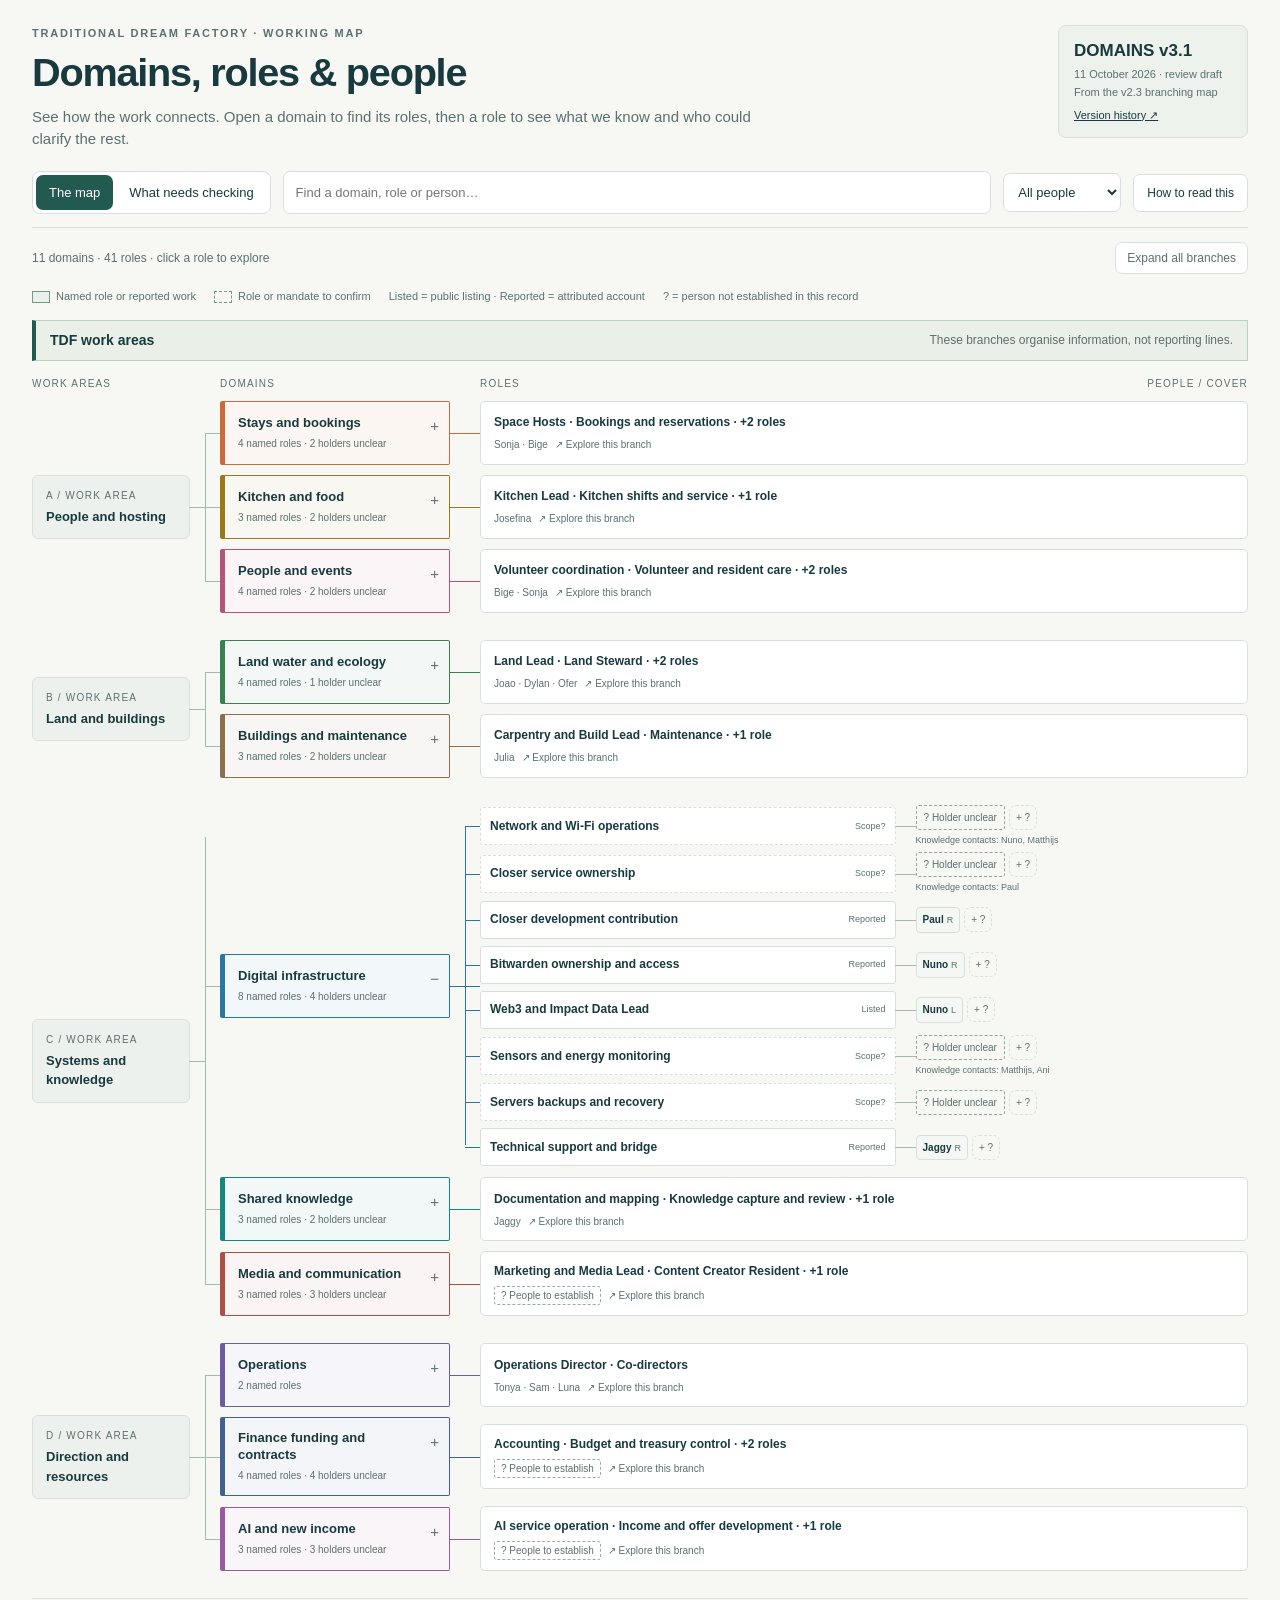
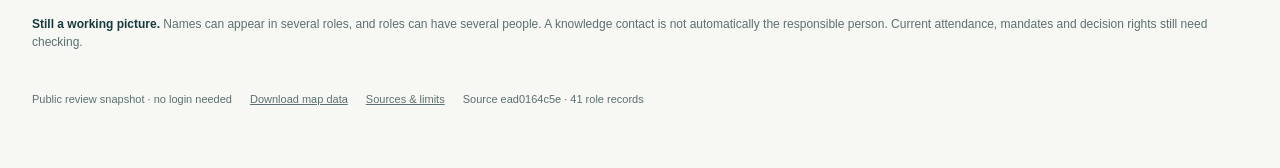
<file: versions/domains-v3.1.html>
<!doctype html>
<html lang="en">
<head><base href="../">
<meta charset="utf-8">
<meta name="viewport" content="width=device-width,initial-scale=1">
<meta name="description" content="A working map of TDF domains, roles and people, with evidence and questions to clarify responsibility.">
<title>TDF · Domains, roles & people · v3.1</title>
<style>
:root{--ink:#183a3e;--muted:#5b7070;--paper:#f7f8f4;--line:#d8e0dd;--white:#fff;--brand:#235a50;--soft:#eaf0eb;--shadow:0 16px 55px #203a3826;color-scheme:light}
*{box-sizing:border-box}body{margin:0;background:var(--paper);color:var(--ink);font:15px/1.5 -apple-system,BlinkMacSystemFont,"Segoe UI",sans-serif}button,input,select{font:inherit}button,select{cursor:pointer}button{color:inherit}button:focus-visible,a:focus-visible,input:focus-visible,select:focus-visible{outline:3px solid #1e708b;outline-offset:3px}button{border:1px solid var(--line);background:white;border-radius:7px;padding:9px 13px;text-align:left}button:hover{border-color:#799b90;background:#f1f5f1}a{color:var(--brand)}button[hidden],[hidden]{display:none!important}.shell{max-width:1520px;margin:auto;padding:25px 32px 60px}header{display:flex;gap:22px;justify-content:space-between;align-items:flex-start}.eyebrow{font-size:11px;letter-spacing:.16em;text-transform:uppercase;font-weight:750;color:var(--muted)}h1{font-size:clamp(26px,3.1vw,41px);letter-spacing:-1.25px;line-height:1.12;margin:8px 0 12px;font-weight:700}h2,h3,p{margin-top:0}.intro{font-size:15px;max-width:750px;color:var(--muted);margin-bottom:0}.version{background:#edf2ed;min-width:190px;border:1px solid var(--line);border-radius:8px;padding:12px 15px;flex-shrink:0}.version strong{display:block;font-size:17px}.version span{display:block;color:var(--muted);font-size:11px;margin-top:2px}.version button{padding:0;border:0;background:none;font-size:11px;text-decoration:underline;margin-top:6px}.toolbar{position:sticky;top:0;background:var(--paper);z-index:5;padding:20px 0 13px;border-bottom:1px solid var(--line);display:flex;gap:12px;align-items:center;flex-wrap:wrap}.tabs{display:flex;border:1px solid var(--line);border-radius:8px;padding:3px;background:white;gap:3px}.tabs button{border:0;padding:8px 13px;font-size:13px;background:transparent}.tabs button[aria-selected=true]{background:var(--brand);color:white}.search{min-width:200px;flex:1;position:relative}.search input{width:100%;border:1px solid var(--line);border-radius:7px;padding:11px 12px;background:white;font-size:13px;color:var(--ink)}select{background:white;border:1px solid var(--line);border-radius:7px;padding:10px 28px 10px 10px;font-size:13px;max-width:240px;color:var(--ink)}.toolbar .plain{font-size:12px}.map-tools{display:flex;justify-content:space-between;gap:12px;align-items:center;margin:14px 0;color:var(--muted);font-size:12px}.map-tools button{padding:6px 11px;font-size:12px}.legend{display:flex;flex-wrap:wrap;gap:7px 18px;font-size:11px;color:var(--muted);margin-bottom:15px}.key{display:inline-flex;align-items:center;gap:6px}.sample{width:18px;height:12px;border:1px solid #719b85;background:#eaf0eb;display:inline-block}.sample.dashed{border-style:dashed;background:transparent}.flow-heading{display:grid;grid-template-columns:158px 230px 1fr;gap:30px;color:var(--muted);font-size:10px;letter-spacing:.12em;text-transform:uppercase;margin-bottom:10px}.flow-heading span:last-child{display:flex;justify-content:space-between}.map-root{border:1px solid #bdd0c4;border-left:4px solid var(--brand);background:#eaf0e7;padding:9px 14px;margin-bottom:15px;display:flex;justify-content:space-between;align-items:center;font-size:12px}.map-root strong{font-size:14px}.map-root span{color:var(--muted)}.tree-group{display:grid;grid-template-columns:158px minmax(0,1fr);gap:30px;position:relative;padding:0 0 17px;margin-bottom:10px}.group-label{position:relative;padding:12px 13px;background:#edf1ed;border:1px solid var(--line);border-radius:6px;align-self:center;font-weight:650;font-size:13px}.group-label small{display:block;font-weight:400;font-size:10px;letter-spacing:.12em;color:var(--muted);margin-bottom:4px}.group-label:after{content:"";position:absolute;left:100%;width:16px;top:50%;border-top:1px solid #a4b9b0}.domain-branches{position:relative;display:flex;flex-direction:column;gap:10px}.domain-branches:before{content:"";position:absolute;left:-15px;top:32px;bottom:32px;border-left:1px solid #a4b9b0}.domain-branch{display:grid;grid-template-columns:230px minmax(0,1fr);gap:30px;position:relative;align-items:center}.domain-branch:before{content:"";position:absolute;width:15px;left:-15px;top:50%;border-top:1px solid #a4b9b0}.domain-node{border:1.5px solid var(--domain);border-left:5px solid var(--domain);border-radius:2px;background:color-mix(in srgb,var(--domain) 6%,white);padding:12px 13px;min-height:64px;position:relative;width:100%}.domain-node:after{content:"";position:absolute;left:100%;width:31px;top:50%;border-top:1px solid var(--domain)}.domain-node strong{font-size:13px;display:block;line-height:1.3;padding-right:14px}.domain-node span{font-size:10px;color:var(--muted);display:block;margin-top:4px}.domain-node .toggle{position:absolute;right:10px;top:12px;font-size:15px;line-height:1}.domain-node:hover{background:color-mix(in srgb,var(--domain) 12%,white)}.domain-preview{background:white;border:1px solid var(--line);border-radius:5px;padding:10px 13px;min-height:64px;width:100%;position:relative}.domain-preview strong{font-size:12px;font-weight:550;display:block}.domain-preview .preview-bottom{display:flex;align-items:center;gap:7px;flex-wrap:wrap;margin-top:6px;font-size:10px;color:var(--muted)}.unknown-label{border:1px dashed #9caaa6;padding:1px 6px;border-radius:3px}.preview-roles{color:var(--muted);font-size:11px;margin-top:3px}.roles{display:flex;flex-direction:column;gap:5px;position:relative}.roles:before{content:"";position:absolute;left:-15px;top:22px;bottom:22px;border-left:1px solid var(--domain)}.role-line{display:grid;grid-template-columns:minmax(170px,1fr) minmax(175px,.8fr);gap:20px;position:relative;align-items:center;min-height:40px}.role-line:before{content:"";position:absolute;width:15px;left:-15px;top:50%;border-top:1px solid var(--domain)}.role-button{position:relative;min-height:38px;width:100%;padding:7px 9px;border-radius:3px;line-height:1.25;font-size:12px;display:flex;align-items:center;justify-content:space-between;gap:8px}.role-button:after{content:"";position:absolute;left:100%;width:21px;top:50%;border-top:1px solid #a4b9b0}.role-button.provisional{border-style:dashed}.role-button b{font-weight:550}.role-button.selected{outline:2px solid var(--domain);outline-offset:1px;background:color-mix(in srgb,var(--domain) 8%,white)}.role-basis{font-size:9px;color:var(--muted);white-space:nowrap}.role-people{display:flex;gap:4px;flex-wrap:wrap;align-items:center}.person-chip{font-size:10px;border-radius:4px;padding:4px 6px;font-weight:600;background:#f4f7f3}.person-chip small{font-weight:400;color:var(--muted);margin-left:3px;font-size:9px}.unknown-chip{font-size:10px;border:1px dashed #91a59d;background:transparent;border-radius:3px;padding:4px 7px;color:var(--muted)}.contact-line{font-size:9px;color:var(--muted);width:100%}.add-slot{font-size:10px;background:transparent;border-style:dashed;padding:4px 6px;color:var(--muted)}.empty{padding:40px;border:1px dashed #a4b9b0;border-radius:7px;color:var(--muted);text-align:center}.notice{font-size:12px;color:var(--muted);padding:16px 0;border-top:1px solid var(--line);margin-top:10px}.notice strong{color:var(--ink)}.q-intro{padding:24px 0 8px;display:flex;gap:20px;justify-content:space-between}.q-intro h2{font-size:24px;letter-spacing:-.5px;margin-bottom:6px}.q-intro p{font-size:13px;max-width:670px;color:var(--muted)}.q-intro button{align-self:flex-start;font-size:12px}.q-section{font-size:11px;font-weight:700;letter-spacing:.09em;text-transform:uppercase;color:var(--muted);margin:24px 0 10px}.questions-grid{display:grid;grid-template-columns:repeat(2,minmax(0,1fr));gap:14px}.question{background:white;border:1px solid var(--line);border-top:3px solid var(--domain,#577c72);border-radius:7px;padding:18px}.question h3{font-size:16px;line-height:1.4;margin:7px 0 12px;letter-spacing:-.1px}.question .q-domain{font-size:10px;color:var(--muted);text-transform:uppercase;letter-spacing:.08em}.question .ask{font-size:12px;line-height:1.55;margin-bottom:9px}.question .ask b{font-weight:650}.question .why{color:var(--muted)}.question .clarifies{font-size:12px;color:var(--muted);margin:10px 0 12px}.question button{font-size:11px;padding:6px 9px;margin-right:5px}.question details{font-size:11px;color:var(--muted);margin:10px 0}.question summary{cursor:pointer}.question ul{padding-left:17px}.q-count{font-size:12px;color:var(--muted);margin-bottom:6px}.aside-shade{position:fixed;inset:0;background:#142b2b28;z-index:10}.drawer{position:fixed;right:0;top:0;bottom:0;width:470px;max-width:100%;background:#fcfdfb;z-index:11;box-shadow:var(--shadow);overflow:auto;padding:24px}.drawer-close{position:sticky;top:0;float:right;z-index:2;background:#fff;padding:6px 11px;font-size:12px}.drawer .detail-domain{font-size:11px;color:var(--muted);margin:10px 80px 10px 0;letter-spacing:.08em;text-transform:uppercase}.drawer h2{font-size:25px;line-height:1.2;margin:12px 0 18px;letter-spacing:-.5px;clear:both}.drawer h3{font-size:12px;text-transform:uppercase;letter-spacing:.05em;margin:23px 0 8px}.drawer p{font-size:14px;line-height:1.6}.drawer .warning{padding:12px;border:1px dashed #a6b7ac;background:#f4f6ef;font-size:12px;color:var(--muted)}.drawer .detail-person{display:block;width:100%;padding:11px 12px;margin:6px 0;font-size:13px}.drawer .detail-person small{display:block;color:var(--muted);font-size:11px}.source{border-top:1px solid var(--line);padding:13px 0;font-size:12px}.source p{font-size:12px;color:var(--muted);margin:5px 0 0}.source .source-date{font-size:10px;color:var(--muted)}.inline-question{border-left:3px solid #70958a;padding:9px 0 9px 12px;margin:10px 0;font-size:13px}.inline-question small{display:block;margin-top:6px;color:var(--muted)}.drawer .action{display:inline-block;margin:8px 8px 8px 0;font-size:12px}.history-row{border-top:1px solid var(--line);padding:10px 0}.history-row strong{font-size:13px}.history-row p{font-size:12px;margin:4px 0}.toast{position:fixed;bottom:20px;left:50%;transform:translateX(-50%);background:var(--brand);color:white;max-width:90%;padding:11px 18px;border-radius:8px;font-size:13px;z-index:30;box-shadow:var(--shadow)}.fallback{width:100%;min-height:110px;margin:8px 0;font-size:12px;padding:10px}.mobile-hint{display:none}.filter-state{font-size:12px;margin:12px 0;padding:9px 12px;background:#eaf0e7}.filter-state button{font-size:11px;padding:3px 7px;margin-left:10px}.list-link{display:block;width:100%;margin:6px 0;padding:10px;font-size:13px}.list-link small{display:block;color:var(--muted);font-size:11px}.result-count{font-variant-numeric:tabular-nums}.about-footer{display:flex;gap:18px;font-size:11px;color:var(--muted);flex-wrap:wrap;margin-top:24px}.about-footer button{border:0;background:none;padding:0;font-size:11px;text-decoration:underline;color:var(--muted)}
@media(min-width:1450px){.flow-heading{grid-template-columns:175px 260px 1fr}.tree-group{grid-template-columns:175px minmax(0,1fr)}.domain-branch{grid-template-columns:260px minmax(0,1fr)}.role-button{font-size:13px}.person-chip{font-size:11px}.domain-node strong{font-size:14px}}
@media(max-width:1000px){.shell{padding:22px}.flow-heading{grid-template-columns:125px 190px 1fr;gap:22px}.tree-group{grid-template-columns:125px minmax(0,1fr);gap:22px}.domain-branch{grid-template-columns:190px minmax(0,1fr);gap:24px}.domain-node:after{width:25px}.group-label{font-size:12px;padding:11px 9px}.group-label:after{width:8px}.role-line{grid-template-columns:minmax(135px,1fr) minmax(100px,.7fr);gap:15px}.role-button:after{width:16px}.role-basis{display:none}.questions-grid{gap:12px}.toolbar{gap:8px}select{max-width:200px}}
@media(max-width:720px){.shell{padding:18px 14px 35px}header{gap:10px}h1{font-size:27px;letter-spacing:-.8px}.eyebrow{font-size:9px}.intro{font-size:12px}.version{min-width:85px;padding:8px;max-width:105px}.version strong{font-size:13px}.version span{font-size:9px}.version .origin{display:none}.toolbar{position:relative;padding-top:16px;gap:8px}.tabs{width:100%}.tabs button{flex:1;text-align:center}.search{flex-basis:100%}select{flex:1;max-width:100%;min-width:0}.toolbar .plain{font-size:11px}.map-tools{align-items:flex-start;font-size:11px}.flow-heading{display:none}.legend{font-size:10px;gap:5px 10px}.map-root{font-size:10px}.map-root span{max-width:150px;text-align:right}.tree-group{display:block;margin-bottom:18px}.group-label{background:none;border:0;border-bottom:1px solid var(--line);padding:8px 0;margin-bottom:12px;display:flex;gap:8px;align-items:center;letter-spacing:.02em}.group-label small{margin:0}.group-label:after,.domain-branches:before,.domain-branch:before{display:none}.domain-branch{grid-template-columns:1fr;gap:0;margin-left:12px;border-left:1px solid var(--domain);padding-left:12px;align-items:start}.domain-node{min-height:auto;padding:10px 12px;border-left-width:4px}.domain-node strong{font-size:13px}.domain-node:after{display:none}.domain-node span{font-size:10px}.domain-preview{min-height:auto;border-top:0;border-radius:0 0 5px 5px;padding:8px 12px;background:#ffffff9e}.preview-roles{font-size:10px}.roles{padding:10px 0 0 10px;gap:8px}.roles:before{left:0;top:30px;bottom:22px}.role-line{display:block;margin-left:8px}.role-line:before{left:-18px;width:18px;top:19px}.role-button{font-size:12px;min-height:36px;gap:5px}.role-button:after{display:none}.role-basis{display:block;font-size:8px}.role-people{padding:5px 0 0 10px;margin-left:11px;border-left:1px solid var(--line)}.person-chip{font-size:10px}.add-slot{font-size:9px}.contact-line{font-size:10px}.questions-grid{grid-template-columns:1fr}.q-intro{display:block;padding-top:18px}.q-intro h2{font-size:22px}.q-intro p{font-size:12px}.q-intro button{margin-bottom:8px}.question{padding:16px}.question h3{font-size:15px}.drawer{width:100%;top:8%;border-radius:15px 15px 0 0;padding:20px}.notice{font-size:11px}.mobile-hint{display:block;font-size:10px;color:var(--muted)}}
@media print{body{background:#fff;font-size:10pt}.shell{padding:0;max-width:none}.toolbar,.map-tools,.about-footer,.version button,.aside-shade,.drawer,.toast,.q-intro button,.question button{display:none!important}.tree-group,.domain-branch,.role-line,.question{break-inside:avoid}.domain-preview{display:none}.roles[hidden]{display:flex!important}.map-root{margin:10px 0}.role-button,.person-chip,.domain-node{color:#111}.questions-grid{display:block}.question{margin-bottom:12px}.intro,.notice{font-size:10pt}.version{padding:8px}h1{font-size:24pt}.flow-heading{display:none}.tree-group{grid-template-columns:110px minmax(0,1fr);gap:20px}.domain-branch{grid-template-columns:160px minmax(0,1fr);gap:24px}}
</style>
</head>
<body>
<div class="shell">
<header>
 <div><div class="eyebrow">Traditional Dream Factory · working map</div><h1>Domains, roles &amp; people</h1><p class="intro">See how the work connects. Open a domain to find its roles, then a role to see what we know and who could clarify the rest.</p></div>
 <div class="version"><strong>DOMAINS v3.1</strong><span>11 October 2026 · review draft</span><span class="origin">From the v2.3 branching map</span><button id="historyBtn">Version history ↗</button></div>
</header>
<div class="toolbar">
 <nav class="tabs" role="tablist" aria-label="Map views"><button id="mapTab" role="tab" aria-controls="mapView" aria-selected="true">The map</button><button id="questionsTab" role="tab" aria-controls="questionsView" aria-selected="false">What needs checking</button></nav>
 <label class="search"><input id="search" type="search" placeholder="Find a domain, role or person…" aria-label="Search map and questions"></label>
 <select id="personFilter" aria-label="Filter by person"><option value="">All people</option></select>
 <button class="plain" id="aboutBtn">How to read this</button>
</div>
<div id="filterState" class="filter-state" hidden></div>
<main>
<section id="mapView" role="tabpanel" aria-labelledby="mapTab">
 <div class="map-tools"><span id="mapSummary" class="result-count"></span><button id="expandBtn" aria-pressed="false">Expand all branches</button></div>
 <div class="legend"><span class="key"><i class="sample"></i>Named role or reported work</span><span class="key"><i class="sample dashed"></i>Role or mandate to confirm</span><span>Listed = public listing · Reported = attributed account</span><span>? = person not established in this record</span></div>
 <div class="map-root"><strong>TDF work areas</strong><span>These branches organise information, not reporting lines.</span></div>
 <div class="flow-heading"><span>Work areas</span><span>Domains</span><span>Roles <span>People / cover</span></span></div>
 <div id="tree"></div>
 <div class="notice"><strong>Still a working picture.</strong> Names can appear in several roles, and roles can have several people. A knowledge contact is not automatically the responsible person. Current attendance, mandates and decision rights still need checking.</div>
</section>
<section id="questionsView" role="tabpanel" aria-labelledby="questionsTab" hidden>
 <div class="q-intro"><div><h2>Turn unknowns into conversations</h2><p>Choose a person above to prepare a short conversation. These are suggested routes to useful knowledge; being named here does not make someone the approver. Start with one or two questions.</p></div><button id="downloadQuestions">Download these questions</button></div>
 <div class="q-count" id="qCount"></div><div id="questionList"></div>
 <div class="notice"><strong>Useful first test:</strong> let someone find a familiar piece of work, point out a missing person or role, and identify who they would contact next. Record their correction with its source and date before changing the map.</div>
</section>
</main>
<footer class="about-footer"><span>Public review snapshot · no login needed</span><button id="dataBtn">Download map data</button><button id="sourcesBtn">Sources &amp; limits</button><span id="sourceStamp"></span></footer>
</div>
<div id="shade" class="aside-shade" hidden></div>
<aside id="drawer" class="drawer" role="dialog" aria-modal="true" aria-label="Map detail" hidden><button id="closeDrawer" class="drawer-close">Close ×</button><div id="detail"></div></aside>
<div id="toast" class="toast" role="status" hidden></div>
<noscript><p style="padding:30px">This interactive map needs JavaScript enabled to display its domains, roles and people.</p></noscript>
<script id="map-data" type="application/json">{"version":"v3.1","date":"11 October 2026","selectedLayout":"v2.3 branching map","sourceSha256":"ead0164c5e479eb66ed9fb8da38b4e2dcf111981c3efc143a50f6cfc2ae42e62","domains":[{"id":"hospitality","group":"People and hosting","groupCode":"A","name":"Stays and bookings","color":"#CC693D","gap":"Confirm the full host roster and who closes a booking or arrival issue."},{"id":"food","group":"People and hosting","groupCode":"A","name":"Kitchen and food","color":"#9A791B","gap":"Confirm service, shift and supply roles beyond the listed Kitchen Lead."},{"id":"participation","group":"People and hosting","groupCode":"A","name":"People and events","color":"#B55378","gap":"Clarify volunteer, resident, team-care and event responsibilities separately."},{"id":"land","group":"Land and buildings","groupCode":"B","name":"Land water and ecology","color":"#398153","gap":"Confirm current land scopes and handover; Joao and Bara are not merged."},{"id":"build","group":"Land and buildings","groupCode":"B","name":"Buildings and maintenance","color":"#8B704E","gap":"Confirm who covers listed open roles and how maintenance requests are handled."},{"id":"digital","group":"Systems and knowledge","groupCode":"C","name":"Digital infrastructure","color":"#2877A1","gap":"Name owners and cover for each service; technical contacts do not settle ownership."},{"id":"knowledge","group":"Systems and knowledge","groupCode":"C","name":"Shared knowledge","color":"#158680","gap":"Confirm capture, review and maintenance roles after the stewardship."},{"id":"media","group":"Systems and knowledge","groupCode":"C","name":"Media and communication","color":"#AB4F47","gap":"Confirm editorial responsibility, publishing access and current holders."},{"id":"operations","group":"Direction and resources","groupCode":"D","name":"Operations","color":"#6B5D9E","gap":"Clarify delegated decisions, resources and escalation for each role."},{"id":"finance","group":"Direction and resources","groupCode":"D","name":"Finance funding and contracts","color":"#465F91","gap":"Separate accounting, budget control, grant applications and signature powers."},{"id":"future","group":"Direction and resources","groupCode":"D","name":"AI and new income","color":"#9759A0","gap":"Exploratory scopes: validate an actual offer before appointing an operator."}],"people":[{"id":"sonja","name":"Sonja","display":"Sonja"},{"id":"bige","name":"Bige","display":"Bige"},{"id":"josefina","name":"Josefina","display":"Josefina"},{"id":"joao","name":"Joao","display":"Joao"},{"id":"dylan","name":"Dylan","display":"Dylan"},{"id":"ofer","name":"Ofer","display":"Ofer"},{"id":"julia","name":"Julia","display":"Julia"},{"id":"nuno","name":"Nuno","display":"Nuno"},{"id":"mathijs","name":"Matthijs","display":"Matthijs"},{"id":"paul","name":"Paul","display":"Paul"},{"id":"jaggy","name":"Jaggy","display":"Jaggy"},{"id":"ani","name":"Ani","display":"Ani"},{"id":"tonya","name":"Tonya","display":"Tonya"},{"id":"sam","name":"Sam","display":"Sam"},{"id":"luna","name":"Luna","display":"Luna"},{"id":"jen","name":"Jen","display":"Jen"},{"id":"charlie","name":"Charlie","display":"Charlie"},{"id":"monty","name":"Monty","display":"Monty"},{"id":"august","name":"August","display":"August"}],"roles":[{"id":"hosts","domain":"hospitality","name":"Space Hosts","basis":"Listed / Reported","holders":[{"id":"sonja","basis":"Listed"},{"id":"bige","basis":"Reported"}],"contacts":[],"scope":"Shared hosting role; full roster and current remit to confirm","sourceIds":["T1","C1","J1"]},{"id":"bookings","domain":"hospitality","name":"Bookings and reservations","basis":"Reported","holders":[{"id":"bige","basis":"Reported"}],"contacts":["sonja"],"scope":"Booking work; responsibility through resolution still to confirm","sourceIds":["J2","P1"]},{"id":"hospitality_manager","domain":"hospitality","name":"Hospitality Manager","basis":"Listed","holders":[],"contacts":[],"scope":"Holder unspecified in public list","sourceIds":["T1"]},{"id":"housekeeping","domain":"hospitality","name":"Housekeeping","basis":"Listed open","holders":[],"contacts":[],"scope":"Public external open position; current cover unknown","sourceIds":["T1"]},{"id":"kitchen_lead","domain":"food","name":"Kitchen Lead","basis":"Listed","holders":[{"id":"josefina","basis":"Listed"}],"contacts":[],"scope":"Kitchen leadership; current remit to confirm","sourceIds":["T1"]},{"id":"kitchen_service","domain":"food","name":"Kitchen shifts and service","basis":"Scope?","holders":[],"contacts":[],"scope":"Name people and cover for recurring service work","sourceIds":["K1"]},{"id":"food_supplies","domain":"food","name":"Food supplies and purchasing","basis":"Scope?","holders":[],"contacts":[],"scope":"Identify supply responsibility and delegated spending","sourceIds":["J1"]},{"id":"volunteers","domain":"participation","name":"Volunteer coordination","basis":"Reported","holders":[{"id":"bige","basis":"Reported"}],"contacts":["sonja"],"scope":"Coordination context; full remit needs confirmation","sourceIds":["J2","P1"]},{"id":"community_care","domain":"participation","name":"Volunteer and resident care","basis":"Reported","holders":[{"id":"sonja","basis":"Reported"},{"id":"bige","basis":"Reported"}],"contacts":[],"scope":"Shared care context described in Citizens Week; mandate to clarify","sourceIds":["C1"]},{"id":"team_care","domain":"participation","name":"Team care and conflict support","basis":"Scope?","holders":[],"contacts":[],"scope":"Team support is discussed separately; speaker/holder not established","sourceIds":["C1"]},{"id":"event_coordination","domain":"participation","name":"Event coordination","basis":"Scope?","holders":[],"contacts":[],"scope":"Holder and scope vary by event","sourceIds":["J1","J3"]},{"id":"land_lead","domain":"land","name":"Land Lead","basis":"Listed","holders":[{"id":"joao","basis":"Listed"}],"contacts":[],"scope":"Current handover and mandate need confirmation","sourceIds":["T1","L1"]},{"id":"land_steward","domain":"land","name":"Land Steward","basis":"Listed / Reported","holders":[{"id":"dylan","basis":"Listed"}],"contacts":[],"scope":"Practical continuity; exact land-care scope to confirm","sourceIds":["T1","L1"]},{"id":"land_consultant","domain":"land","name":"Land Consultant","basis":"Listed","holders":[{"id":"ofer","basis":"Listed"}],"contacts":[],"scope":"Expert and advisory role","sourceIds":["T1","L1"]},{"id":"water_monitoring","domain":"land","name":"Water monitoring and land data","basis":"Scope?","holders":[],"contacts":["monty","august"],"scope":"Ownership and collection/review responsibilities to establish","sourceIds":["J3","I1"]},{"id":"build_lead","domain":"build","name":"Carpentry and Build Lead","basis":"Listed","holders":[{"id":"julia","basis":"Listed"}],"contacts":[],"scope":"Build scope; does not settle all maintenance ownership","sourceIds":["T1"]},{"id":"maintenance","domain":"build","name":"Maintenance","basis":"Listed open","holders":[],"contacts":[],"scope":"Public open position; actual cover unknown","sourceIds":["T1"]},{"id":"build_residents","domain":"build","name":"Build residents","basis":"Listed open","holders":[],"contacts":[],"scope":"Public open role; allow several people and rotating cover","sourceIds":["T1"]},{"id":"network","domain":"digital","name":"Network and Wi-Fi operations","basis":"Scope?","holders":[],"contacts":["nuno","mathijs"],"scope":"Knowledge contacts known; service owner not established","sourceIds":["I1","J2"]},{"id":"closer_owner","domain":"digital","name":"Closer service ownership","basis":"Scope?","holders":[],"contacts":["paul"],"scope":"Owner and support route unknown; Paul is a contributor","sourceIds":["J2","I1"]},{"id":"closer_contribution","domain":"digital","name":"Closer development contribution","basis":"Reported","holders":[{"id":"paul","basis":"Reported"}],"contacts":[],"scope":"Contribution only; precise remit and access unknown","sourceIds":["J2"]},{"id":"vault","domain":"digital","name":"Bitwarden ownership and access","basis":"Reported","holders":[{"id":"nuno","basis":"Reported"}],"contacts":[],"scope":"TDF Bitwarden ownership; permissions and cover to clarify","sourceIds":["A1"]},{"id":"web3","domain":"digital","name":"Web3 and Impact Data Lead","basis":"Listed","holders":[{"id":"nuno","basis":"Listed"}],"contacts":[],"scope":"Published role; exact current scope to confirm","sourceIds":["T1"]},{"id":"monitoring","domain":"digital","name":"Sensors and energy monitoring","basis":"Scope?","holders":[],"contacts":["mathijs","ani"],"scope":"Setup/app knowledge known; ongoing owner to establish","sourceIds":["I1"]},{"id":"servers","domain":"digital","name":"Servers backups and recovery","basis":"Scope?","holders":[],"contacts":[],"scope":"Separate ownership per service; recovery responsibilities open","sourceIds":["I1"]},{"id":"tech_bridge","domain":"digital","name":"Technical support and bridge","basis":"Reported","holders":[{"id":"jaggy","basis":"Reported"}],"contacts":[],"scope":"Current stewardship: connect requests with the people able to act","sourceIds":["J2","J3"]},{"id":"mapping","domain":"knowledge","name":"Documentation and mapping","basis":"Reported","holders":[{"id":"jaggy","basis":"Reported"}],"contacts":[],"scope":"Current map and interview work","sourceIds":["J2","J3"]},{"id":"capture_review","domain":"knowledge","name":"Knowledge capture and review","basis":"Scope?","holders":[],"contacts":[],"scope":"Capture, correction and publishing responsibilities differ","sourceIds":["K1","L1"]},{"id":"knowledge_upkeep","domain":"knowledge","name":"Shared knowledge maintenance","basis":"Scope?","holders":[],"contacts":["jen"],"scope":"Ongoing upkeep and handover open; Jen has relevant home-lab work","sourceIds":["J3"]},{"id":"media_lead","domain":"media","name":"Marketing and Media Lead","basis":"Listed open","holders":[],"contacts":[],"scope":"Public vacancy listing","sourceIds":["T1"]},{"id":"creator","domain":"media","name":"Content Creator Resident","basis":"Listed open","holders":[],"contacts":[],"scope":"Public open position; actual contributors separate","sourceIds":["T1"]},{"id":"editorial","domain":"media","name":"Editorial review and publishing","basis":"Scope?","holders":[],"contacts":[],"scope":"Identify reviewer, publisher, access and ongoing responsibility","sourceIds":["M1"]},{"id":"operations_director","domain":"operations","name":"Operations Director","basis":"Listed","holders":[{"id":"tonya","basis":"Listed"}],"contacts":[],"scope":"Day-to-day coordination; delegated limits need confirmation","sourceIds":["T1","C1"]},{"id":"directors","domain":"operations","name":"Co-directors","basis":"Listed","holders":[{"id":"sam","basis":"Listed"},{"id":"luna","basis":"Listed"}],"contacts":[],"scope":"Shared listed role; actual decision boundaries still to confirm","sourceIds":["T1"]},{"id":"accounting","domain":"finance","name":"Accounting","basis":"Scope?","holders":[],"contacts":[],"scope":"CAAC Accounting listed as provider; accountable human not established","sourceIds":["T1"]},{"id":"budget","domain":"finance","name":"Budget and treasury control","basis":"Scope?","holders":[],"contacts":[],"scope":"Current authority, account access and budget boundaries need evidence","sourceIds":["C1","F1"]},{"id":"funding","domain":"finance","name":"Funding and grant applications","basis":"Scope?","holders":[],"contacts":["monty"],"scope":"Applicant/recipient mandate open; Start PME listed as support provider","sourceIds":["F1","J3","T1"]},{"id":"contracts","domain":"finance","name":"Contracts and signing","basis":"Scope?","holders":[],"contacts":[],"scope":"Specific entity, authorised signatory and approvals to establish","sourceIds":["F1"]},{"id":"ai_operator","domain":"future","name":"AI service operation","basis":"Scope?","holders":[],"contacts":["charlie","jen","jaggy"],"scope":"Future scope; no operating appointment or service commitment","sourceIds":["J3"]},{"id":"income_offers","domain":"future","name":"Income and offer development","basis":"Scope?","holders":[],"contacts":["charlie","jen","jaggy"],"scope":"Future work scope to test against a real offer and demand","sourceIds":["J3"]},{"id":"business_pilots","domain":"future","name":"Offsite and event business pilots","basis":"Scope?","holders":[],"contacts":["charlie","jen","jaggy"],"scope":"Future business scope; host capacity and operator open","sourceIds":["J3"]}],"questions":[{"id":"Q01","domain":"operations","roleIds":["operations_director","directors"],"priority":"first","question":"Can we walk through one routine repair and one change that needs approval: who decides, what can they spend, and when do they involve someone else?","ask":[{"name":"Tonya","personId":"tonya","why":"Start with the daily operations route and an actual example.","basis":"Listed Operations Director; delegated limits unconfirmed."},{"name":"Sam","personId":"sam","why":"Ask the listed co-directors only where the example exceeds delegated operations scope.","basis":"Listed co-directors: person IDs sam and luna; actual powers unconfirmed."},{"name":"Luna","personId":"luna","why":"Ask the listed co-directors only where the example exceeds delegated operations scope.","basis":"Listed co-directors: person IDs sam and luna; actual powers unconfirmed."}],"clarifies":"Delegated remit, spending limits, escalation and the evidence of an adopted decision process.","sourceIds":["T1","C1","F1"]},{"id":"Q02","domain":"digital","roleIds":["network"],"priority":"first","question":"For the activity-space Wi-Fi, who can trace and repair the link, who is responsible until it works, and what is the actual status of the fixed-line order?","ask":[{"name":"Nuno","personId":"nuno","why":"Start with the recorded on-site network knowledge contact.","basis":"Knowledge contact, not an established network service owner."},{"name":"Matthijs","personId":"mathijs","why":"Use the installer's remote knowledge if the route or configuration is unclear.","basis":"Recorded installer/contact; present authority and availability unconfirmed."}],"clarifies":"Service owner, authorised repair route, tested room-to-internet result and provider-backed fixed-line status.","sourceIds":["I1","J2","J3"]},{"id":"Q03","domain":"hospitality","roleIds":["hosts","bookings","hospitality_manager","housekeeping"],"priority":"first","question":"When a guest has a booking or arrival problem, who receives it, who takes it through to resolution, and who covers hosting and housekeeping when they are away?","ask":[{"name":"Bige","personId":"bige","why":"Start with practical booking work and one recent issue.","basis":"Reported bookings/volunteer work and shared hosting."},{"name":"Sonja","personId":"sonja","why":"Check shared hosting, handover and the full current roster.","basis":"Listed Space Host and reported shared care context."}],"clarifies":"Full host roster, booking closure, Hospitality Manager holder and actual housekeeping cover; a public vacancy is not proof nobody covers the work.","sourceIds":["T1","C1","J1","J2","P1"]},{"id":"Q04","domain":"land","roleIds":["land_lead","land_steward","land_consultant"],"priority":"first","question":"Which land routines does each person currently look after, what still needs handover, and who checks the practical instructions before someone else uses them?","ask":[{"name":"Dylan","personId":"dylan","why":"Start with practical continuity and the routines being used now.","basis":"Listed Land Steward; exact scope unconfirmed."},{"name":"Bara","personId":null,"why":"Recover recent practice where the existing handover identifies a gap.","basis":"Recorded practitioner in L1; no person ID in the round-2 role source. Not assumed to be Joao."},{"name":"Ofer","personId":"ofer","why":"Check expert corrections and the boundary between advice and operational decisions.","basis":"Listed Land Consultant and recorded expert knowledge."},{"name":"Joao","personId":"joao","why":"Confirm the listed Land Lead remit and its relationship to current practice.","basis":"Public Land Lead listing; current mandate/handover unconfirmed."}],"clarifies":"Separate practitioner, steward, lead and expert scopes; reviewer, usable handover and remaining continuity gaps.","sourceIds":["T1","L1"]},{"id":"Q05","domain":"knowledge","roleIds":["mapping","capture_review","knowledge_upkeep"],"priority":"first","question":"Could one contributor find and use a useful record without Jaggy, and who would correct it, approve sharing it and keep it current after this stewardship?","ask":[{"name":"Jaggy","personId":"jaggy","why":"Start with the current mapping/capture workflow and one permitted record.","basis":"Reported mapping and interview work; no permanent upkeep mandate."},{"name":"The record's practitioner or source owner","personId":null,"why":"Check the factual answer and sharing boundary with the person who knows the work.","basis":"Depends on the selected source; holder not established for this cross-domain role."},{"name":"Jen","personId":"jen","why":"Compare relevant home-lab knowledge work after the concrete workflow is clear.","basis":"Knowledge contact/reuse lead, not appointed TDF maintainer."}],"clarifies":"Capture, factual review, audience approval, correction route and accepted long-term maintenance; one real reader's usefulness check.","sourceIds":["J2","J3","K1","L1"]},{"id":"Q06","domain":"food","roleIds":["kitchen_lead","kitchen_service","food_supplies"],"priority":"later","question":"How do kitchen shifts, food orders and cover actually work this week, and who can approve a purchase or change when a problem comes up?","ask":[{"name":"Josefina","personId":"josefina","why":"Start with the listed Kitchen Lead and the current service routine.","basis":"Listed Kitchen Lead; service and purchasing delegation unconfirmed."}],"clarifies":"Actual shift/service holders, backup, supply responsibility and delegated spending rather than one assumed kitchen-wide mandate.","sourceIds":["T1","K1","J1"]},{"id":"Q07","domain":"participation","roleIds":["volunteers","community_care","team_care"],"priority":"later","question":"Who helps a new volunteer get started, who notices when a resident needs support, and where can team members take a conflict that needs a different kind of care?","ask":[{"name":"Bige","personId":"bige","why":"Start with recorded volunteer coordination and the actual arrival/handover routine.","basis":"Reported volunteer coordination and shared care."},{"name":"Sonja","personId":"sonja","why":"Check shared resident care and when support should pass to another person.","basis":"Reported shared volunteer/resident care; team-conflict holder not established."}],"clarifies":"Volunteer coordination versus resident care versus team/conflict support; willing people, boundaries and continuity.","sourceIds":["J2","P1","C1"]},{"id":"Q08","domain":"participation","roleIds":["event_coordination","business_pilots"],"priority":"later","question":"For a small November gathering, who is willing to host and coordinate it, who is it for, and what must be checked before we can call the plan ready?","ask":[{"name":"Charlie","personId":"charlie","why":"Start with the existing event-format knowledge and possible introductions.","basis":"Meeting participant and Gravity \u0026 Grace format lead; no TDF delivery commitment."},{"name":"Bige","personId":"bige","why":"Check hosting capacity and resident workload with the recorded hosts.","basis":"Recorded hosts: person IDs bige and sonja; event mandate unconfirmed."},{"name":"Sonja","personId":"sonja","why":"Check hosting capacity and resident workload with the recorded hosts.","basis":"Recorded hosts: person IDs bige and sonja; event mandate unconfirmed."},{"name":"Tonya","personId":"tonya","why":"Use the operations route for host permission and resources after feasibility is understood.","basis":"Listed Operations Director; event approval scope needs confirmation."}],"clarifies":"Audience, date window, willing coordinator/co-host, capacity, costs, permission and whether planned means decision-ready or ready to announce.","sourceIds":["J1","J3","T1","F1"]},{"id":"Q09","domain":"build","roleIds":["build_lead","maintenance","build_residents"],"priority":"later","question":"When something in a building needs fixing, who receives the request, who can do the work, and how are priorities, materials and cover agreed?","ask":[{"name":"Julia","personId":"julia","why":"Start with the listed build practitioner and one recent maintenance request.","basis":"Listed Carpentry and Build Lead; not established as owner of all maintenance."}],"clarifies":"Build remit, actual maintenance/build-resident cover, request closure and the permission route for work and materials.","sourceIds":["T1","J1","F1"]},{"id":"Q10","domain":"digital","roleIds":["closer_owner","closer_contribution"],"priority":"later","question":"For a real Closer issue, what can Paul help with, who owns the service and authorises changes, and who returns an answer to the person waiting?","ask":[{"name":"Paul","personId":"paul","why":"Start with the recorded contributor to clarify remit, access and the current maintainer route.","basis":"Reported Closer contribution only; not assigned service ownership or hosting."},{"name":"Bige","personId":"bige","why":"Trace an actual booking issue from the user's side if that is the example.","basis":"Reported booking work; not an established Closer administrator."}],"clarifies":"Contributor versus service owner, permissions, support/closure route and backup.","sourceIds":["J2","I1"]},{"id":"Q11","domain":"digital","roleIds":["vault","web3"],"priority":"later","question":"How does someone request or lose access to TDF systems, what does Nuno's Bitwarden and Web3 remit cover, and who can cover that work without exposing everyone's secrets?","ask":[{"name":"Nuno","personId":"nuno","why":"Start with the reported Bitwarden owner and listed Web3/Impact Data Lead.","basis":"Bitwarden ownership reported by Jaggy; hosting, plan, permissions and exact remit unverified."}],"clarifies":"Two separate scopes, host/plan, trusted grant operator, onboarding/offboarding and accepted succession; no passwords belong in the map.","sourceIds":["A1","T1","I1"]},{"id":"Q12","domain":"land","roleIds":["water_monitoring","monitoring"],"priority":"later","question":"Which water and energy readings are useful for an actual land task, who checks they are trustworthy, and who takes responsibility when a reading stops?","ask":[{"name":"Matthijs","personId":"mathijs","why":"Start with recorded setup knowledge for the monitoring systems.","basis":"Technical knowledge contact, not established ongoing operator."},{"name":"Ani","personId":"ani","why":"Clarify the solar-app/access context for energy readings.","basis":"Recorded solar knowledge contact; actual equipment/access authority unconfirmed."},{"name":"Dylan","personId":"dylan","why":"Connect the reading to a current practical land need and route to its practitioner.","basis":"Listed Land Steward; monitoring ownership unconfirmed."},{"name":"Monty","personId":"monty","why":"Use their water/ReFi knowledge when the question is the intended outcome or evidence method.","basis":"Recorded water/ReFi contacts: person IDs monty and august; not appointed monitoring owners."},{"name":"August","personId":"august","why":"Use their water/ReFi knowledge when the question is the intended outcome or evidence method.","basis":"Recorded water/ReFi contacts: person IDs monty and august; not appointed monitoring owners."}],"clarifies":"Collection, maintenance, factual review and practical interpretation; configured sensors and modelled impact remain separate from verified field results.","sourceIds":["J3","I1","L1"]},{"id":"Q13","domain":"digital","roleIds":["servers"],"priority":"later","question":"For each existing server or hosted service, who operates it, who can restore it, and when was access and recovery last actually tested?","ask":[{"name":"Current service operator","personId":null,"why":"Start with the operator named in that service's existing handoff, rather than assume one person owns every host.","basis":"Role source does not establish a single human server/recovery holder; current TDF2 and service handoffs are the lookup route."},{"name":"Nuno","personId":"nuno","why":"Ask for a local technical route only if the service handoff leaves the operator unclear.","basis":"On-site network/access knowledge, not a blanket server ownership mandate."}],"clarifies":"Per-service ownership, access, failure response, independent recovery and handover; stored backups are not a restore test.","sourceIds":["I1","A1"]},{"id":"Q14","domain":"media","roleIds":["media_lead","creator","editorial"],"priority":"later","question":"For one piece of TDF content, who creates it, who checks facts and permissions, who can publish it, and who keeps track of the result?","ask":[{"name":"Current content practitioner","personId":null,"why":"Start with whoever actually made the selected piece and trace its real workflow.","basis":"Public media/creator vacancies do not establish actual cover; human holder not established in the role source."},{"name":"Nuno","personId":"nuno","why":"Use the recorded scheduling/media context if the current production route is unclear.","basis":"Professional media context in J2; no editorial appointment inferred."},{"name":"Tonya","personId":"tonya","why":"Clarify direction or the route to an approver only after the production workflow is known.","basis":"Recorded media/direction context; publishing authority unconfirmed."}],"clarifies":"Actual contributors versus listed vacancies, factual/permission reviewer, publisher access, follow-up and long-term editorial accountability.","sourceIds":["T1","M1","J2"]},{"id":"Q15","domain":"finance","roleIds":["accounting","budget"],"priority":"later","question":"Who can explain the current accounts and show what is available, restricted or owed, and who is allowed to approve spending from each budget?","ask":[{"name":"Current accounting practitioner / CAAC liaison","personId":null,"why":"Start with the actual books and provider relationship.","basis":"CAAC Accounting is publicly listed as a provider; accountable human and current engagement unestablished."},{"name":"Tonya","personId":"tonya","why":"Identify the budget decision route for a concrete operations cost if the accounts contact cannot settle it.","basis":"Listed operations route; treasury or accounting ownership not established."}],"clarifies":"Accountable human, ledger freshness, restricted funds and obligations, access and delegated budget powers; public fundraising is not cash available.","sourceIds":["T1","C1","F1"]},{"id":"Q16","domain":"finance","roleIds":["funding"],"priority":"later","question":"Which funding proposals already exist, what was actually submitted or received, and who would own one new application if a concrete project fits?","ask":[{"name":"Current proposal author or grant-support contact","personId":null,"why":"Start with the specific proposal, its records and the actual Start PME relationship.","basis":"Start PME is publicly listed as grant support; contact, engagement and mandate unconfirmed."},{"name":"Monty","personId":"monty","why":"Clarify relevant ecology/ReFi routes and the underlying project where needed.","basis":"Recorded knowledge contact, not grant approver or appointed applicant."},{"name":"Charlie","personId":"charlie","why":"Recover the status/source of his earlier NEB direction where relevant.","basis":"Proposal/meeting knowledge; current application responsibility unconfirmed."}],"clarifies":"Receipt-backed proposal register, project fit, eligible recipient, responsible applicant, co-funding/payment timing and decision route.","sourceIds":["F1","J3","T1"]},{"id":"Q17","domain":"finance","roleIds":["contracts"],"priority":"later","question":"For a specific event, service or funding agreement, which entity would make the commitment, who can sign it, and what approval must happen first?","ask":[{"name":"Person currently handling that agreement","personId":null,"why":"Start with the actual document and route, not a general entity diagram.","basis":"Contract/signatory holder is unknown in the role source."},{"name":"Sam","personId":"sam","why":"Ask the listed co-director to identify the documented entity/signature route if it remains unclear.","basis":"Listed co-director; signing authority not established."},{"name":"Luna","personId":"luna","why":"Check the other listed co-director's route where this commitment requires it.","basis":"Listed co-director; signing authority not established."}],"clarifies":"Entity, authorised signatory, adopted approval and obligations for the specific commitment; OASA, Enseada and community governance differ.","sourceIds":["F1","T1"]},{"id":"Q18","domain":"future","roleIds":["income_offers"],"priority":"later","question":"What is one offer a real person might pay for, what useful result would they receive, and who would receive the payment and carry the costs?","ask":[{"name":"Jaggy","personId":"jaggy","why":"Start with his stated direction and one concrete beneficiary or prospective user.","basis":"Exploratory stewardship/offer work; no business appointment."},{"name":"Charlie","personId":"charlie","why":"Test the larger direction against a bounded offer and credible delivery group.","basis":"Meeting and proposal input; no selected TDF business."},{"name":"Jen","personId":"jen","why":"Check audience, experience and reusable knowledge work.","basis":"Meeting/home-lab input; no operating commitment."}],"clarifies":"Demand, payer, meaningful income versus attraction, TDF/operator ownership, total support costs and a smallest permitted test.","sourceIds":["J3","F1","I1"]},{"id":"Q19","domain":"digital","roleIds":["tech_bridge","ai_operator"],"priority":"later","question":"What can Jaggy help connect or improve during this stewardship, and if a small AI service proves useful, who would willingly operate and support it afterwards?","ask":[{"name":"Jaggy","personId":"jaggy","why":"Start with current bridge work and its agreed practical boundaries.","basis":"Reported technical bridge; not appointed operator of every system."},{"name":"Charlie","personId":"charlie","why":"Clarify a possible service scope and capable delivery route.","basis":"Exploratory AI contact, not appointed operator."},{"name":"Jen","personId":"jen","why":"Compare existing home-lab work and maintenance requirements if relevant.","basis":"Exploratory AI/knowledge contact, not appointed operator."}],"clarifies":"Current support scope versus a future operating appointment, named beneficiary, data permissions, support/recovery costs and accepted handover.","sourceIds":["J2","J3","I1","F1"]},{"id":"Q20","domain":"operations","roleIds":[],"priority":"later","question":"Where do the current DAO, operations and OASA/Guardians decision boundaries differ, and can we trace a recent decision to the adopted rule and people who made it?","ask":[{"name":"Tonya","personId":"tonya","why":"Start with a recent operational example and the rule actually used.","basis":"Listed Operations Director; collective/constitutional powers not inferred."},{"name":"Sam","personId":"sam","why":"Identify the current governance/entity record and relevant authorised body where needed.","basis":"Listed co-director; OASA/Guardian appointment and universal approval powers not established."},{"name":"Luna","personId":"luna","why":"Check the documented direction route and any differing account for that decision.","basis":"Listed co-director; exact current authority remains open."}],"clarifies":"Current adopted process, appointments, ecological/constitutional oversight and differing Guide/Pink Paper finance/on-site rights; one universal approver is not assumed.","sourceIds":["F1","C1","T1"]}],"sources":[{"id":"T1","title":"TDF public team listing","date":"Checked 11 October 2026","url":"https://www.traditionaldreamfactory.com/team","note":"Published roles and vacancies. A listing does not verify current attendance, complete responsibilities or decision powers."},{"id":"C1","title":"Citizens Week, day 3","date":"Historical transcript; reviewed 11 October 2026","note":"Explicitly describes Sonja and Bige as Space Hosts and shared volunteer/resident care. Unlabelled speakers are not assigned identities."},{"id":"J1","title":"Jaggy’s map corrections","date":"11 October 2026","note":"Many roles per domain and multiple people per role. Digital infrastructure covers several services. Circular layouts rejected."},{"id":"J2","title":"Professional people and role record","date":"Reconciled 9–11 October 2026","note":"Jaggy’s attributed corrections and professional context. Paul contributes to Closer; his remit and ownership remain unresolved."},{"id":"P1","title":"Hosting and booking clarification","date":"Jaggy’s answer, 2 October 2026","note":"Sonja and Bige both appear in hosting, bookings and shared-space context. Only this professional information is included."},{"id":"J3","title":"Jaggy, Charlie, Jen and Matthijs call","date":"9 October 2026; later written follow-up","note":"Exploratory AI, income and knowledge work. Monty and August’s water/ReFi direction is distinct. No operating appointments were agreed."},{"id":"I1","title":"Infrastructure map and evidence","date":"9 October 2026","note":"Recorded systems and technical knowledge contacts. This is not a fresh equipment inspection; the newer Bitwarden owner report is in A1."},{"id":"A1","title":"Passwords and access handoff","date":"9 October 2026","note":"Jaggy identifies Nuno as TDF Bitwarden owner. Hosting, permissions, delegated administration and cover still need confirmation."},{"id":"L1","title":"Land handover","date":"Retained October 2026 account","note":"Bara’s recent practice, Ofer’s expertise and Dylan’s continuity are separate. Joao and Bara are not merged. Current mandates still require confirmation."},{"id":"K1","title":"Knowledge stewardship discovery","date":"2 September 2026; current owner records","note":"Capture, factual review, publishing and continuing maintenance are distinct needs. Named draft scopes do not appoint role holders."},{"id":"M1","title":"Participation and publication handoff","date":"Existing specialist record","note":"Editorial review and publication need human ownership and access. A Codex chat’s ownership is not a human appointment."},{"id":"F1","title":"Entity and decision context","date":"Manager review, 9 October 2026","note":"DAO/community, OASA and Enseada have different described scopes. Actual delegation, current process and signing powers remain unresolved."}],"history":[{"version":"v1.1–v1.3","state":"Rejected","note":"Too few roles and people; circular layout retired."},{"version":"v2.1–v2.3","state":"Reviewed","note":"Jaggy prefers v2.3’s branching structure. Factual acceptance remains open."},{"version":"v3.1","state":"Browser review draft","note":"Interactive reading and question routes; same retained role evidence. Published for feedback, not an approved organisation chart."}]}</script>
<script>
'use strict';
const DATA=JSON.parse(document.getElementById('map-data').textContent);
const $=id=>document.getElementById(id), esc=s=>String(s??'').replace(/[&<>"']/g,c=>({'&':'&amp;','<':'&lt;','>':'&gt;','"':'&quot;',"'":'&#39;'}[c]));
const people=Object.fromEntries(DATA.people.map(x=>[x.id,x])), domains=Object.fromEntries(DATA.domains.map(x=>[x.id,x])), roleById=Object.fromEntries(DATA.roles.map(x=>[x.id,x])), sourceById=Object.fromEntries(DATA.sources.map(x=>[x.id,x]));
let state={view:'map',query:'',person:'',expanded:new Set(['digital']),selected:null},lastFocus=null,toastTimer;
const rolePeople=r=>[...r.holders.map(x=>x.id),...r.contacts];
const normalize=s=>String(s).normalize('NFD').replace(/[\u0300-\u036f]/g,'').toLowerCase();
const matchText=text=>!state.query||normalize(text).includes(normalize(state.query));
function roleMatches(r){return (!state.person||rolePeople(r).includes(state.person))&&matchText([r.name,r.scope,domains[r.domain].name,r.basis,...rolePeople(r).map(id=>people[id].name)].join(' '));}
function personChip(id,basis){return `<button class="person-chip" data-person="${esc(id)}" title="See all recorded connections for ${esc(people[id].name)}">${esc(people[id].display)}<small>${basis==='Listed'?'L':basis==='Reported'?'R':''}</small></button>`;}
function rolesHTML(rs){return `<div class="roles">${rs.map(r=>`<div class="role-line"><button class="role-button ${r.basis==='Scope?'?'provisional':''} ${state.selected===r.id?'selected':''}" data-role="${esc(r.id)}"><b>${esc(r.name)}</b><span class="role-basis">${esc(r.basis==='Scope?'?'Scope?':r.basis)}</span></button><div class="role-people">${r.holders.length?r.holders.map(h=>personChip(h.id,h.basis)).join(''):`<span class="unknown-chip">? ${r.basis==='Listed open'?'Listed open':'Holder unclear'}</span>`}<button class="add-slot" data-role="${esc(r.id)}" title="See questions about additional people or cover">+ ?</button>${r.contacts.length?`<div class="contact-line">Knowledge contacts: ${r.contacts.map(p=>esc(people[p].display)).join(', ')}</div>`:''}</div></div>`).join('')}</div>`;}
function renderMap(){
 const filtered=DATA.roles.filter(roleMatches),grouped=new Map();
 DATA.domains.forEach(d=>{const rs=filtered.filter(r=>r.domain===d.id);if(!rs.length)return;if(!grouped.has(d.group))grouped.set(d.group,[]);grouped.get(d.group).push([d,rs]);});
 const count=filtered.length,ds=[...grouped.values()].reduce((n,v)=>n+v.length,0);
 $('mapSummary').textContent=`${ds} ${ds===1?'domain':'domains'} · ${count} ${count===1?'role':'roles'} · click a role to explore`;
 const forced=!!(state.person||state.query), allExpanded=DATA.domains.every(d=>state.expanded.has(d.id));
 $('expandBtn').textContent=allExpanded?'Collapse to overview':'Expand all branches';$('expandBtn').setAttribute('aria-pressed',String(allExpanded));$('expandBtn').hidden=forced;
 $('tree').innerHTML=grouped.size?[...grouped].map(([group,ds])=>`<section class="tree-group" aria-label="${esc(group)}"><div class="group-label"><small>${esc(ds[0][0].groupCode)} / WORK AREA</small>${esc(group)}</div><div class="domain-branches">${ds.map(([d,rs])=>{
  const open=forced||state.expanded.has(d.id),holders=[...new Set(rs.flatMap(r=>r.holders.map(h=>h.id)))],unknown=rs.filter(r=>!r.holders.length).length;
  return `<div class="domain-branch" style="--domain:${d.color}"><button class="domain-node" data-domain="${esc(d.id)}" aria-expanded="${open}" aria-controls="branch-${d.id}" ${forced?'disabled title="Clear filters to collapse this branch"':''}><strong>${esc(d.name)}</strong><span>${rs.length} named ${rs.length===1?'role':'roles'}${unknown?' · '+unknown+' '+(unknown===1?'holder':'holders')+' unclear':''}</span>${forced?'':`<span class="toggle" aria-hidden="true">${open?'−':'+'}</span>`}</button><div id="branch-${d.id}">${open?rolesHTML(rs):`<button class="domain-preview" data-domain="${esc(d.id)}"><strong>${esc(rs.slice(0,2).map(r=>r.name).join(' · '))}${rs.length>2?' · +'+(rs.length-2)+' '+(rs.length===3?'role':'roles'):''}</strong><div class="preview-bottom">${holders.length?`<span>${holders.map(p=>esc(people[p].display)).join(' · ')}</span>`:'<span class="unknown-label">? People to establish</span>'}<span>↗ Explore this branch</span></div></button>`}</div></div>`;
 }).join('')}</div></section>`).join(''):'<div class="empty">No matching roles. Try another name or clear the filters.</div>';
}
function questionMatches(q){
 const personMatch=!state.person||q.ask.some(p=>p.personId===state.person)||q.roleIds.some(id=>rolePeople(roleById[id]).includes(state.person));
 return personMatch&&matchText([q.question,q.clarifies,domains[q.domain]?.name||'Decisions and authority',...q.ask.map(p=>p.name),...q.roleIds.map(id=>roleById[id].name)].join(' '));
}
function questionText(q){return `${q.question}\nSuggested people: ${q.ask.map(p=>p.name+' — '+p.why).join('; ')}\nWhat this clarifies: ${q.clarifies}`;}
function questionHTML(q){return `<article class="question" style="--domain:${domains[q.domain]?.color||'#577c72'}"><div class="q-domain">${esc(domains[q.domain]?.name||'Across domains')} · ${esc(q.id)}</div><h3>${esc(q.question)}</h3>${q.ask.map(p=>`<div class="ask"><b>${esc(p.name)}</b> <span class="why">— ${esc(p.why)}</span></div>`).join('')}<p class="clarifies">${esc(q.clarifies)}</p><details><summary>Why these people / related roles</summary><ul>${q.ask.map(p=>`<li>${esc(p.name)}: ${esc(p.basis)}</li>`).join('')}</ul><p>${q.roleIds.map(id=>esc(roleById[id].name)).join(' · ')}</p></details><button data-copy-q="${esc(q.id)}">Copy question</button><button data-q-branch="${esc(q.id)}">See related roles →</button></article>`;}
function renderQuestions(){const qs=DATA.questions.filter(questionMatches);$('qCount').textContent=`${qs.length} questions${state.person?' connected to '+people[state.person].display:''} · suggestions, not assignments`;$('questionList').innerHTML=qs.length?['first','later'].map(priority=>{const rows=qs.filter(q=>q.priority===priority);return rows.length?`<div class="q-section">${priority==='first'?'Start here':'Follow up as needed'}</div><div class="questions-grid">${rows.map(questionHTML).join('')}</div>`:'';}).join(''):'<div class="empty">No matching questions. Clear the filters to see the full register.</div>';}
function render(){renderMap();renderQuestions();$('mapView').hidden=state.view!=='map';$('questionsView').hidden=state.view!=='questions';$('mapTab').setAttribute('aria-selected',String(state.view==='map'));$('questionsTab').setAttribute('aria-selected',String(state.view==='questions'));$('filterState').hidden=!(state.person||state.query);$('filterState').innerHTML=`Showing ${state.person?esc(people[state.person].name):'all people'}${state.query?' · “'+esc(state.query)+'”':''}<button data-reset>Clear filters</button>`;}
function openDrawer(html){lastFocus=document.activeElement;$('detail').innerHTML=html;$('shade').hidden=false;$('drawer').hidden=false;document.body.style.overflow='hidden';$('drawer').scrollTop=0;$('closeDrawer').focus();}
function closeDrawer(){if($('drawer').hidden)return;$('drawer').hidden=true;$('shade').hidden=true;document.body.style.overflow='';if(lastFocus?.isConnected)lastFocus.focus();}
function sourcesHTML(ids){return ids.map(id=>sourceById[id]).filter(Boolean).map(s=>`<div class="source"><strong>${esc(s.id)} · ${s.url?`<a href="${esc(s.url)}" target="_blank" rel="noopener noreferrer">${esc(s.title)} ↗</a>`:esc(s.title)}</strong><div class="source-date">${esc(s.date)}</div><p>${esc(s.note)}</p>${s.locator?`<p>Source locator: ${esc(s.locator)}</p>`:''}</div>`).join('');}
function showRole(id){const r=roleById[id];state.selected=id;renderMap();const qs=DATA.questions.filter(q=>q.roleIds.includes(id));openDrawer(`<div class="detail-domain">${esc(domains[r.domain].name)}</div><h2>${esc(r.name)}</h2>${r.basis==='Scope?'?'<p class="warning">This is a named work scope. Its exact role title and mandate still need confirmation; it is not an appointment.</p>':`<p class="warning">${esc(r.basis)}. The source establishes a listing or reported work, not every current duty or decision power.</p>`}<p>${esc(r.scope)}</p><h3>Recorded people</h3>${r.holders.length?r.holders.map(h=>`<button class="detail-person" data-person="${h.id}">${esc(people[h.id].name)}<small>${esc(h.basis)} · see this person’s other connections</small></button>`).join(''):'<p class="warning">? The responsible person is not established in this record. That does not mean nobody is doing the work.</p>'}<p style="font-size:11px;color:var(--muted)">+ ? leaves room to confirm other holders or cover; it does not assert a vacancy.</p>${r.contacts.length?`<h3>People with useful knowledge</h3>${r.contacts.map(id=>`<button class="detail-person" data-person="${id}">${esc(people[id].name)}<small>Knowledge contact · responsibility not inferred</small></button>`).join('')}`:''}<h3>What to clarify / who to ask</h3>${qs.map(q=>`<div class="inline-question">${esc(q.question)}<small>Suggested route: ${esc(q.ask.map(p=>p.name).join(' → '))}</small><button class="action" data-copy-q="${esc(q.id)}">Copy question</button></div>`).join('')||'<p>Confirm the current remit, people and cover with the role’s current practitioners.</p>'}<h3>Evidence and limits</h3>${sourcesHTML(r.sourceIds)}`);}
function showPerson(id){const p=people[id],rs=DATA.roles.filter(r=>rolePeople(r).includes(id));openDrawer(`<div class="detail-domain">Person → recorded connections</div><h2>${esc(p.name)}</h2><p class="warning">This shows recorded work and useful knowledge. It does not establish current location, availability or authority over an entire domain.</p>${rs.map(r=>{const holder=r.holders.find(h=>h.id===id);return `<button class="list-link" data-role="${r.id}">${esc(r.name)}<small>${esc(domains[r.domain].name)} · ${holder?esc(holder.basis)+' holder / contributor':'Knowledge contact; owner unclear'}</small></button>`;}).join('')}<button class="action" data-filter-person="${id}">Show these map connections</button><button class="action" data-ask-person="${id}">Questions for this conversation →</button>`);}
function showAbout(history=false){openDrawer(`<div class="detail-domain">How this working map works</div><h2>${history?'Versions and source':'Follow the work'}</h2><p><strong>Work area → domain → role → people.</strong> A person can appear in many roles; a role can have several people. Branches organise the information and do not claim a reporting hierarchy.</p><p><strong>Listed</strong> comes from the public team page. <strong>Reported</strong> comes from attributed work context. <strong>Scope?</strong> is a useful work description whose formal role or mandate is unresolved.</p><p><strong>Holder unclear</strong> means the record does not establish the person. A knowledge contact can help explain a system without owning it. The dashed + ? slot is room for further people or cover.</p><p>This is a dated public review snapshot, not an official organisation chart. It does not collect your edits or update its facts automatically. Send corrections to Jaggy; reviewed changes go back into the retained source before this page is republished.</p><h3>Version history</h3>${DATA.history.map(h=>`<div class="history-row"><strong>${esc(h.version)} · ${esc(h.state)}</strong><p>${esc(h.note)}</p></div>`).join('')}<h3>Source</h3><p>Role content is derived from DOMAIN_ROLES.md. Question routes are suggested next checks, kept separately from role assignments.</p><p style="font-size:10px;overflow-wrap:anywhere">Source SHA-256: ${esc(DATA.sourceSha256)}</p><button class="action" data-download-data>Download portable JSON data</button>`);}
function showSources(){openDrawer(`<div class="detail-domain">Source summaries</div><h2>What the map is based on</h2><p class="warning">Records reviewed in October 2026. This is not a fresh field audit. Raw transcripts and private People profiles are not included in this file.</p>${sourcesHTML(DATA.sources.map(s=>s.id))}`);}
function toast(text){clearTimeout(toastTimer);$('toast').textContent=text;$('toast').hidden=false;toastTimer=setTimeout(()=>$('toast').hidden=true,4000);}
async function copyQuestion(id,trigger){const q=DATA.questions.find(q=>q.id===id),text=questionText(q);try{if(!navigator.clipboard?.writeText)throw Error('No clipboard');await navigator.clipboard.writeText(text);toast('Question copied');}catch{let t=trigger.parentElement.querySelector('textarea');if(!t){t=document.createElement('textarea');t.className='fallback';t.readOnly=true;t.setAttribute('aria-label','Question text to copy');trigger.insertAdjacentElement('afterend',t);}t.value=text;t.focus();t.select();toast('Copy the selected question text');}}
function download(name,text,type='text/plain'){const a=document.createElement('a');a.href=URL.createObjectURL(new Blob([text],{type}));a.download=name;document.body.append(a);a.click();a.remove();setTimeout(()=>URL.revokeObjectURL(a.href),1000);}
function downloadQuestions(){const qs=DATA.questions.filter(questionMatches);const md=`# TDF map questions — ${DATA.version}\n\n${DATA.date}. Suggested routes, not assigned responsibility.\n\n${qs.map(q=>'## '+q.question+'\n\n'+q.ask.map(p=>'- '+p.name+': '+p.why+' ('+p.basis+')').join('\n')+'\n\nClarifies: '+q.clarifies).join('\n\n')}`;download('TDF_questions'+(state.person?'_'+state.person:'')+'_v3_1.md',md,'text/markdown');}
function setPerson(id,view){closeDrawer();state.person=id;state.view=view||'map';state.query='';$('personFilter').value=id;$('search').value='';render();window.scrollTo({top:0,behavior:'smooth'});}
function updateHash(){const params=new URLSearchParams();if(state.view==='questions')params.set('view','questions');if(state.person)params.set('person',state.person);history.replaceState(null,'',location.pathname+location.search+(params.size?'#'+params.toString():''));}
document.addEventListener('click',e=>{const b=e.target.closest('button');if(!b)return;
 if(b.dataset.domain){const id=b.dataset.domain;if(state.expanded.has(id))state.expanded.delete(id);else state.expanded.add(id);renderMap();}
 if(b.dataset.role)showRole(b.dataset.role);
 if(b.dataset.person)showPerson(b.dataset.person);
 if(b.dataset.filterPerson){setPerson(b.dataset.filterPerson,'map');updateHash();}
 if(b.dataset.askPerson){setPerson(b.dataset.askPerson,'questions');updateHash();}
 if(b.dataset.copyQ)copyQuestion(b.dataset.copyQ,b);
 if(b.dataset.qBranch){const q=DATA.questions.find(q=>q.id===b.dataset.qBranch);if(!q.roleIds.length){openDrawer(`<div class="detail-domain">Across domains · decisions</div><h2>Decision boundaries</h2><p>${esc(q.question)}</p><p class="warning">Responsibility for work and permission to approve a decision are separate. This map does not establish one universal approver.</p>${q.ask.map(p=>`<p><strong>${esc(p.name)}</strong> — ${esc(p.why)}<br><small>${esc(p.basis)}</small></p>`).join('')}<h3>What this would clarify</h3><p>${esc(q.clarifies)}</p>${sourcesHTML(q.sourceIds)}`);}else{state.person='';state.query='';$('personFilter').value='';$('search').value='';state.view='map';q.roleIds.forEach(id=>state.expanded.add(roleById[id].domain));render();const el=document.querySelector(`[data-role="${q.roleIds[0]}"]`);el?.scrollIntoView({behavior:'smooth',block:'center'});if(el)el.focus({preventScroll:true});updateHash();}}
 if(b.hasAttribute('data-reset')){state.person='';state.query='';$('personFilter').value='';$('search').value='';render();updateHash();}
 if(b.hasAttribute('data-download-data'))download('TDF_domains_v3_1.json',JSON.stringify(DATA,null,2),'application/json');
});
$('search').addEventListener('input',e=>{state.query=e.target.value;render();});
$('personFilter').addEventListener('change',e=>{state.person=e.target.value;render();updateHash();});
$('expandBtn').onclick=()=>{state.expanded=DATA.domains.every(d=>state.expanded.has(d.id))?new Set():new Set(DATA.domains.map(d=>d.id));renderMap();};
$('mapTab').onclick=()=>{state.view='map';render();updateHash();};$('questionsTab').onclick=()=>{state.view='questions';render();updateHash();};
$('closeDrawer').onclick=closeDrawer;$('shade').onclick=closeDrawer;$('aboutBtn').onclick=()=>showAbout();$('historyBtn').onclick=()=>showAbout(true);$('sourcesBtn').onclick=showSources;$('dataBtn').onclick=()=>download('TDF_domains_v3_1.json',JSON.stringify(DATA,null,2),'application/json');$('downloadQuestions').onclick=downloadQuestions;
document.addEventListener('keydown',e=>{if($('drawer').hidden)return;if(e.key==='Escape'){e.preventDefault();closeDrawer();}if(e.key==='Tab'){const f=[...$('drawer').querySelectorAll('button,a,input,textarea,select,[tabindex="0"]')].filter(x=>!x.disabled&&x.offsetParent!==null),first=f[0],last=f.at(-1);if(e.shiftKey&&document.activeElement===first){e.preventDefault();last.focus();}else if(!e.shiftKey&&document.activeElement===last){e.preventDefault();first.focus();}}});
DATA.people.slice().sort((a,b)=>a.display.localeCompare(b.display)).forEach(p=>{const o=document.createElement('option');o.value=p.id;o.textContent=p.display;$('personFilter').append(o);});
const init=new URLSearchParams(location.hash.slice(1));if(init.get('view')==='questions')state.view='questions';if(people[init.get('person')]){state.person=init.get('person');$('personFilter').value=state.person;}
$('sourceStamp').textContent=`Source ${DATA.sourceSha256.slice(0,10)} · 41 role records`;render();
</script>
</body>
</html>
</file>
<file: site.css>
:root{--ink:#24302e;--muted:#66746f;--paper:#f7f8f4;--line:#dce2db;--green:#305f50;font-family:ui-sans-serif,system-ui,-apple-system,BlinkMacSystemFont,"Segoe UI",sans-serif;color:var(--ink);background:var(--paper);font-synthesis:none}*{box-sizing:border-box}body{margin:0}button,input,select{font:inherit}button,a,input,select{-webkit-tap-highlight-color:transparent}button{cursor:pointer;background:white;border:1px solid #cbd4cc;color:var(--ink);padding:9px 12px;border-radius:7px}button:hover{background:#edf2eb;border-color:#7c9587}button:disabled{cursor:default;opacity:.55}button:focus-visible,a:focus-visible,input:focus-visible,select:focus-visible{outline:3px solid #b87130;outline-offset:3px}a{color:#285f54}header{display:flex;align-items:center;gap:14px;padding:14px 24px 8px}.brand{text-decoration:none;font-size:19px;font-weight:750;color:var(--green)}.brand span{font-size:13px;color:var(--muted);font-weight:500;margin-left:9px}.edition{font-size:11px;text-transform:uppercase;letter-spacing:.08em;padding:4px 8px;border:1px solid var(--line);border-radius:4px}.version{margin-left:auto;font-size:16px}nav{display:flex;gap:6px;padding:4px 24px 10px;border-bottom:1px solid var(--line);overflow:auto}nav a{white-space:nowrap;text-decoration:none;font-size:12px;padding:7px 10px;border-radius:5px}nav a[aria-current=page]{color:white;background:var(--green)}main{padding:14px 24px 16px}.heading{display:flex;justify-content:space-between;align-items:center;gap:16px;margin-bottom:14px}h1{font-size:24px;letter-spacing:-.035em;margin:0 0 4px}.heading p{font-size:12px;color:var(--muted);margin:0}.quiet{font-size:12px;background:transparent}.toolbar{display:flex;gap:9px;align-items:center}.search{flex:1;min-width:150px}.search input{width:100%;padding:10px 12px;border:1px solid #cbd4cc;border-radius:6px;background:white;font-size:13px}select{max-width:240px;padding:10px;border:1px solid #cbd4cc;border-radius:6px;background:white;font-size:12px}.view-switch{display:flex;gap:3px}.view-switch button{font-size:12px}.view-switch button[aria-pressed=true]{background:var(--green);color:white}.map-meta{display:flex;justify-content:space-between;gap:15px;font-size:11px;color:var(--muted);margin:10px 1px}.disclosure-controls{display:flex;align-items:center;gap:8px;margin:12px 0}.disclosure-controls button{font-size:12px}.reading-key{font-size:11px;color:var(--muted);margin-left:auto;max-width:350px}.map-layout{display:flex;gap:14px;align-items:flex-start;position:relative}.viewport{flex:1;min-width:0;background:#eef1eb;border:1px solid var(--line);border-radius:10px;padding:24px;overflow:visible}#canvas{position:relative}#edges{position:absolute;inset:0;pointer-events:none;overflow:visible;z-index:2}#panels{position:relative;display:grid;grid-template-columns:190px minmax(0,1fr);column-gap:38px;align-items:start}.start-root{position:sticky;top:24px;border:1px solid #94b4a1;border-left:5px solid var(--green);border-radius:8px;background:#fff;padding:17px;line-height:1.45;z-index:3}.start-root::after{content:"";position:absolute;left:100%;top:42px;width:23px;border-top:2px solid #aec3b5}.root-kicker{font-size:12px;font-weight:750;color:var(--green);display:block;margin-bottom:6px}.start-root strong{display:block;font-size:17px}.start-root>span:last-child{display:block;font-size:12px;color:var(--muted);margin-top:9px}.map-branches{position:relative;display:grid;gap:12px}.map-branches::before{content:"";position:absolute;top:43px;bottom:36px;left:-16px;border-left:2px solid #aec3b5}.group-panel{position:relative;min-width:0;border:1px solid color-mix(in srgb,var(--group) 30%,white);border-radius:8px;background:color-mix(in srgb,var(--group) 4%,#fff)}.map-branches>.group-panel::before{content:"";position:absolute;top:35px;right:100%;width:16px;border-top:2px solid #aec3b5}.map-branches>.group-panel:first-child::before{top:43px}.branch-toggle{width:100%;position:relative;border:0;border-left:4px solid var(--group);border-radius:7px;background:color-mix(in srgb,var(--group) 7%,#fff);text-align:left;padding:13px 45px 13px 16px;z-index:3;min-height:72px}.branch-toggle strong{display:block;font-size:16px;color:var(--group);line-height:1.3}.branch-meta{display:block;font-size:11px;color:var(--muted);margin-top:5px}.toggle{position:absolute;right:15px;top:22px;font-size:21px;color:var(--group)}.branch-content{padding:12px 15px 16px}.branch-description{font-size:12px;color:var(--muted);line-height:1.4;margin:0 0 13px}.group-nodes{display:grid;grid-template-columns:repeat(auto-fit,minmax(180px,1fr));gap:10px}.node-wrap{position:relative;min-width:0}.node{width:100%;min-height:68px;text-align:left;padding:11px 12px;border-left:3px solid var(--group);position:relative;z-index:3;background:white}.node strong{display:block;font-size:14px;line-height:1.35}.node-meta{display:block;font-size:11px;color:var(--muted);margin-top:5px}.unknown-marker{font-weight:750;color:#896322}.node.selected{outline:2px solid var(--group);background:color-mix(in srgb,var(--group) 10%,white)}.node-preview{display:none;position:absolute;top:calc(100% + 5px);left:0;width:max-content;max-width:min(290px,100%);background:#263e35;color:#fff;padding:10px 12px;border-radius:6px;box-shadow:0 4px 15px #24302e25;z-index:6;font-size:12px;line-height:1.5;pointer-events:none}.node-wrap:hover .node-preview,.node:focus-visible+.node-preview{display:block}.edge{fill:none;stroke:#365f50;stroke-width:2;opacity:.65}.edge.unknown{stroke-dasharray:5 4}.detail{flex:0 0 350px;max-height:calc(100dvh - 32px);overflow:auto;background:white;border:1px solid var(--line);border-radius:8px;padding:22px;position:sticky;top:16px;min-width:0;z-index:7}.detail h2{font-size:23px;margin:8px 0 12px;letter-spacing:-.03em}.detail h3{font-size:12px;margin:22px 0 8px;color:var(--green);text-transform:uppercase;letter-spacing:.06em}.detail p,.detail li{font-size:13px;line-height:1.6}.detail #close-detail{position:absolute;right:8px;top:7px;padding:2px 9px;font-size:24px;border:0}.detail .meta{font-size:11px;color:var(--muted);margin:16px 0 0;display:block}.detail .question{background:#faf5e9;padding:10px;border-left:2px solid #a7792b;font-size:13px;line-height:1.5;margin:7px 0}.relation{width:100%;display:block;text-align:left;margin:8px 0;font-size:13px;line-height:1.4;padding:10px 12px}.relation small{display:block;color:var(--muted);font-size:11px;margin-top:4px}.source{border-top:1px solid var(--line);padding:10px 0;font-size:12px;line-height:1.5;overflow-wrap:anywhere}.source small{display:block;color:var(--muted);font-size:11px}.list{flex:1;min-width:0;background:white;border:1px solid var(--line);border-radius:8px;padding:20px;display:grid;gap:12px}.list-guide{font-size:12px;color:var(--muted);margin:0 0 5px}.empty{padding:30px;text-align:center}.legend{display:flex;gap:13px;flex-wrap:wrap}.legend span{display:inline-flex;align-items:center;gap:4px}.legend i{width:7px;height:7px;border-radius:2px;display:inline-block}.status-observed{background:#448371}.status-reported{background:#58798c}.status-proposed{background:#9475a1}.status-unknown{background:#ab7c34}footer{display:flex;justify-content:space-between;gap:12px;padding:14px 1px 0;color:var(--muted);font-size:10px;line-height:1.5}[hidden]{display:none!important}.sr-only{position:absolute;width:1px;height:1px;clip:rect(0,0,0,0);overflow:hidden}.skip{position:absolute;left:10px;top:-50px;padding:10px;background:white;z-index:10}.skip:focus{top:5px}.internal{margin:18px 0 0;border:1px solid #d9ded8;padding:10px;border-radius:6px;background:#f4f6f1}.detail details summary{font-size:13px;font-weight:600;cursor:pointer}.detail details{margin-top:16px}
@media(max-width:1100px){#panels{grid-template-columns:155px minmax(0,1fr);gap:30px}.viewport{padding:18px}.detail{flex-basis:310px}.group-nodes{grid-template-columns:1fr}.start-root{padding:13px}.start-root strong{font-size:15px}.start-root::after{width:15px}.map-branches::before{left:-16px}.reading-key{max-width:280px}}
@media(max-width:820px){main{padding:14px}header,nav{padding-left:14px;padding-right:14px}.toolbar{flex-wrap:wrap}.search{flex-basis:100%}select{flex:1}.view-switch{margin-left:auto}.reading-key{display:none}.detail{position:fixed;bottom:0;left:0;right:0;top:auto;max-height:72dvh;border-radius:14px 14px 0 0;box-shadow:0 -12px 60px #25342b25}.detail::before{content:"";display:block;width:38px;height:4px;background:#ced7d0;border-radius:2px;margin:-10px auto 10px}.group-nodes{grid-template-columns:repeat(auto-fit,minmax(180px,1fr))}footer{flex-direction:column}.heading{align-items:flex-start}.quiet{max-width:130px}.viewport{overflow:hidden}}
@media(max-width:560px){header{gap:8px}.brand{font-size:17px}.brand span{font-size:10px;margin-left:5px}.edition{font-size:9px;padding:3px 5px}h1{font-size:21px}.heading p{font-size:11px;line-height:1.45}.quiet{font-size:11px;max-width:95px;padding:8px}.viewport{padding:16px 12px}#panels{display:block}.start-root{position:relative;top:auto;margin:0 0 22px;max-width:260px}.start-root::after{left:17px;top:100%;height:22px;width:0;border-top:0;border-left:2px solid #aec3b5}.map-branches{padding-left:22px;gap:10px}.map-branches::before{left:17px;top:-22px;bottom:36px}.map-branches>.group-panel::before,.map-branches>.group-panel:first-child::before{top:35px;width:7px}.branch-toggle{padding-left:12px}.branch-toggle strong{font-size:15px}.branch-content{padding:10px}.group-nodes{grid-template-columns:1fr}.disclosure-controls button{font-size:11px}.map-meta{font-size:10px}.list{padding:12px}.legend{gap:8px}.node-preview{max-width:100%}}
@media(prefers-reduced-motion:reduce){*{scroll-behavior:auto!important}}
.viewport{overflow:visible}.node-wrap:focus-within .node-preview{display:block}
@media print{header,nav,.toolbar,.disclosure-controls,.map-meta,footer,.skip,.viewport,.list,#close-detail,.quiet{display:none!important}main{padding:0}.map-layout{display:block}.detail{position:static;max-height:none;overflow:visible;border:0;padding:0}.detail[hidden]{display:none!important}.source{break-inside:avoid}.node-preview{display:none}a{color:inherit}.detail .relation{break-inside:avoid}}
</file>
